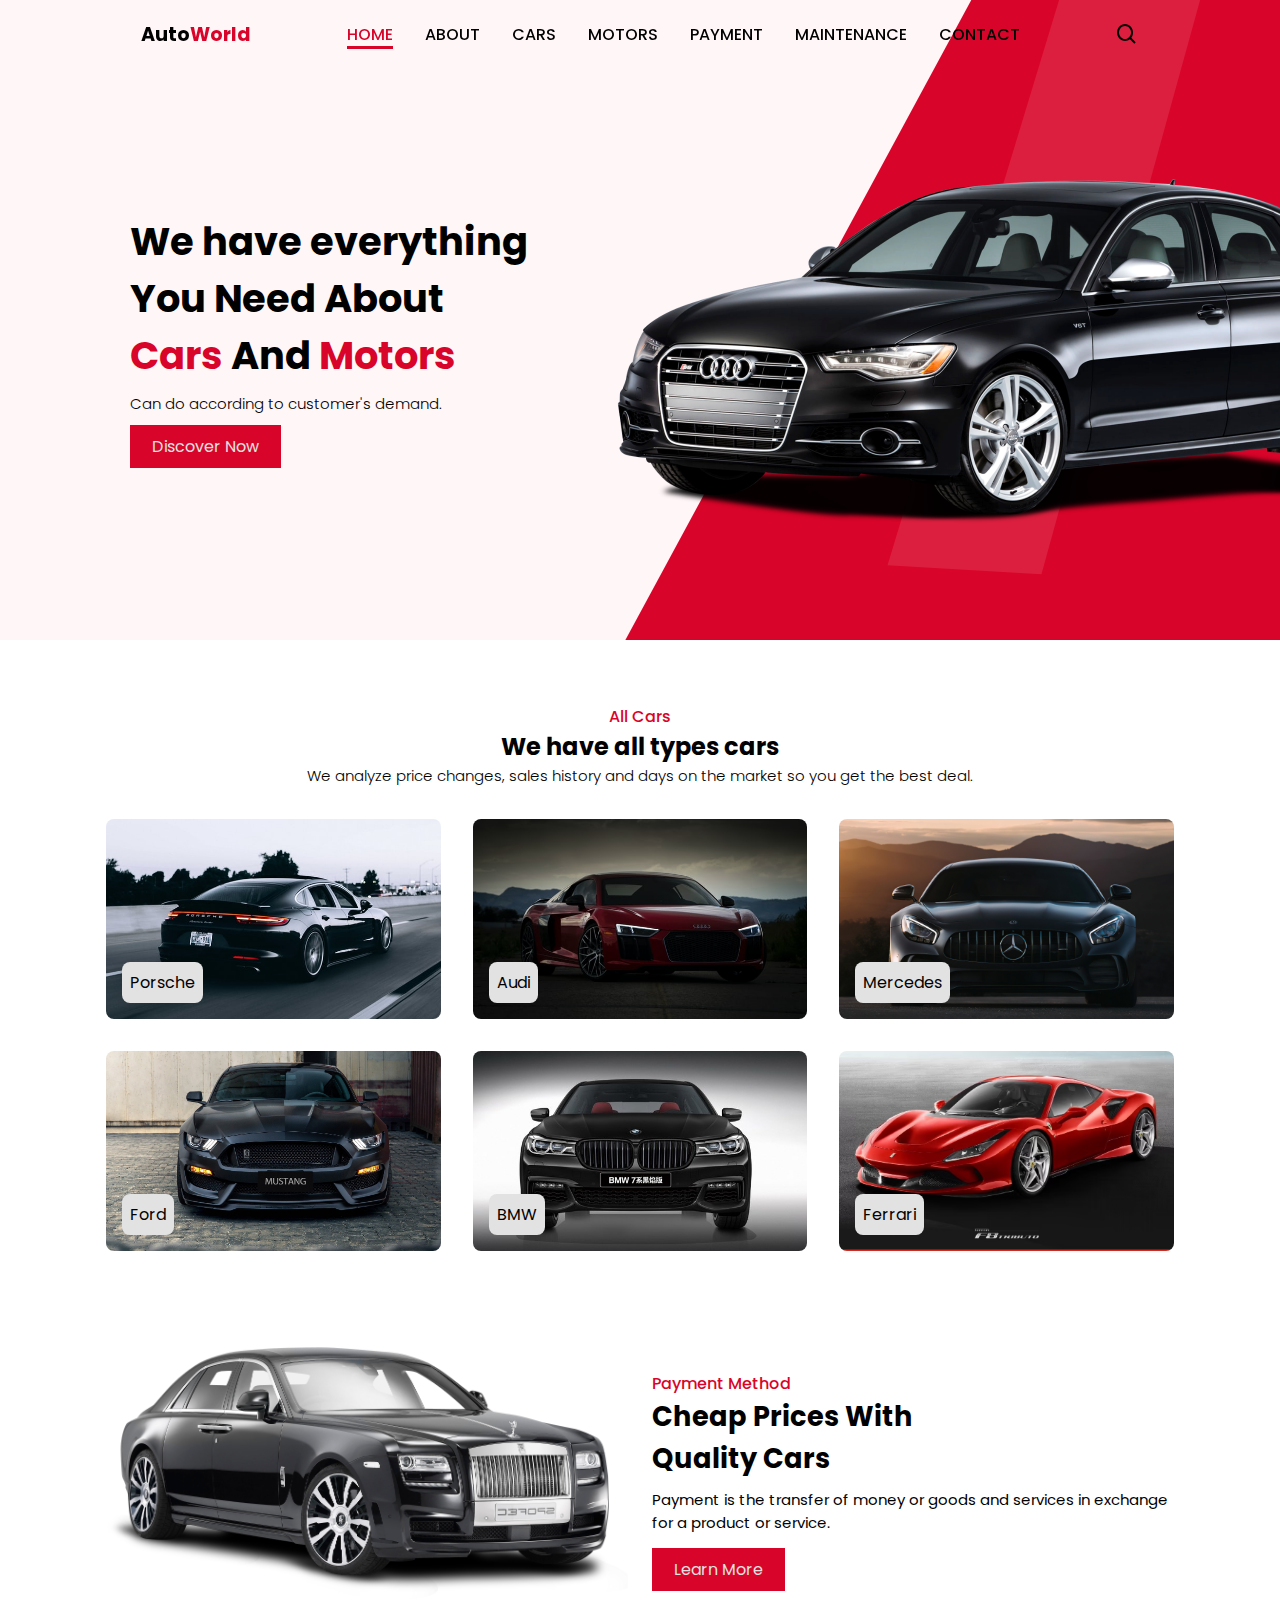
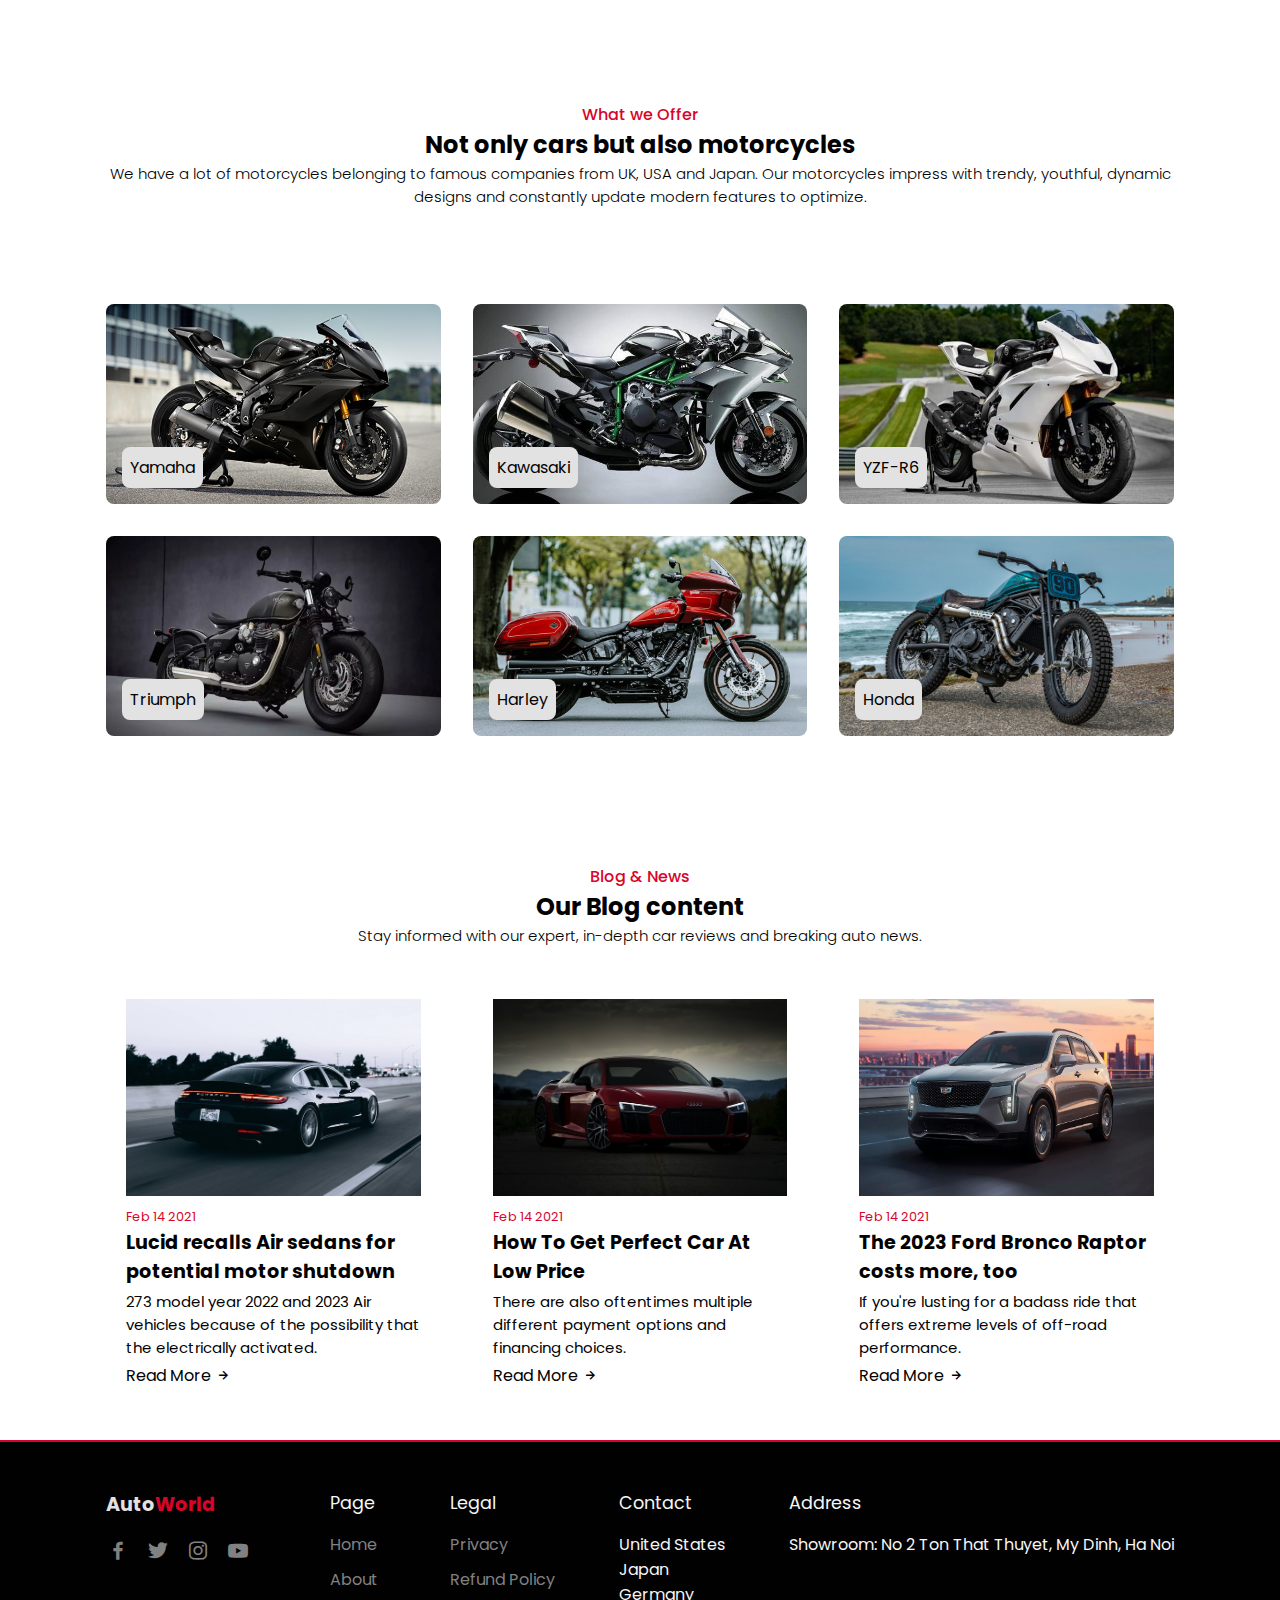
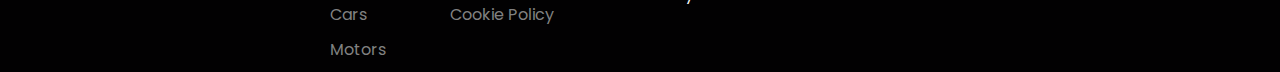
<file: index.html>
<!DOCTYPE html>
<html>
    <head>
        <meta charset="UTF-8">
        <title>AutoWorld</title>
        <link rel="stylesheet" href="asset/css/homepage.css">
        <link href='https://unpkg.com/boxicons@2.1.4/css/boxicons.min.css' rel='stylesheet'>
    </head>

    <body>
        <header>
            <div class="nav1 container1">
                <i class='bx bx-menu' id="menu-icon"></i>
                <!-- logo -->
                 <a href="index.html" class="logo1">Auto<span>World </span></a>
                 <!-- list -->
                 <ul class="navbar1">
                    <li><a href="index.html" class="active">Home</a></li>
                    <li><a href="about.html">About</a></li>
                    <li><a href="Porsche.html">Cars</a></li>
                    <li><a href="motors.html">Motors</a></li>
                    <li><a href="Payment.html">Payment</a></li>
                    <li><a href="Maintenance.html">Maintenance</a></li>
                    <li><a href="contact.html">Contact</a></li>
                 </ul>
                 <!-- search icon -->
                  <i class="bx bx-search" id="search-icon"></i>
                 <!-- search box -->
                  <div class="search-box container1">
                    <input type="search" placeholder="Search here...">
                  </div>
            </div>
        </header>

        <!--Home-->
        <section class="home" id="home">
            <div class="home-text">
                <h1>We have everything<br>You Need About</h1>
                <h1><span> Cars</span> And<span> Motors</span> </h1>
                <p>Can do according to customer's demand.</p>
                <!-- Home button -->
                <a href="Porsche.html" class="btn">Discover Now</a>
            </div>
        </section>

        <!--Cars Section-->
        <section class="cars" id="cars">
            <div class="heading">
                <span>All Cars</span>
                <h2>We have all types cars</h2>
                <p>We analyze price changes, sales history and days on the market so you get the best deal.</p>
            </div>
            <!--Cars Container-->
            <div class="cars-container container">
                <!--Box 1-->
                <div class="box">
                    <img src="asset/img/homepage/car1.jpg">
                    <a href="Porsche.html" id="box-a"><h2>Porsche </h2></a>
                </div>
                <!--Box 2-->
                <div class="box">
                    <img src="asset/img/homepage/car2.jpg">
                    <h2>Audi</h2>
                </div>
                <!--Box 3-->
                <div class="box">
                    <img src="asset/img/homepage/car3.jpg">
                    <h2>Mercedes</h2>
                </div>
                <!--Box 4-->
                <div class="box">
                    <img src="asset/img/homepage/car4.jpg">
                    <h2>Ford</h2>
                </div>
                <!--Box 5-->
                <div class="box">
                    <img src="asset/img/homepage/car5.jpg">
                    <h2>BMW</h2>
                </div>
                <!--Box 6-->
                <div class="box">
                    <img src="asset/img/homepage/car6.jpg">
                    <h2>Ferrari</h2>
                </div>
            </div>
        </section>

        <!--About-->
        <section class="about container" id="about">
            <div class="about-img">
                <img src="asset/img/homepage/about.png">
            </div>
            <div class="about-text">
                <span>Payment Method</span>
                <h2>Cheap Prices With <br>Quality Cars</h2>
                <p>Payment is the transfer of money or goods and services in exchange for a product or service.</p>
                <!--About Button-->
                <a href="Payment.html" class="btn">Learn More</a>
            </div>
        </section>

        <!--Parts Section-->
        <section class="parts" id="parts">
            <div class="heading">
                <span>What we Offer</span>
                <h2>Not only cars but also motorcycles</h2>
                <p style="max-width: 1068px;margin: auto">We have a lot of motorcycles belonging to famous companies from UK, USA and Japan. Our motorcycles impress with trendy, youthful, dynamic designs and constantly update modern features to optimize.</p>
            </div>
            <!--Parts Container-->
            <section class="cars">
                <!--Cars Container-->
                <div class="cars-container container">
                    <!--Box 1-->
                    <div class="box">
                        <img src="asset/img/homepage/part.jpg">
                        <h2>Yamaha</h2>
                    </div>
                    <!--Box 2-->
                    <div class="box">
                        <img src="asset/img/homepage/part2.jpg">
                        <h2>Kawasaki</h2>
                    </div>
                    <!--Box 3-->
                    <div class="box">
                        <img src="asset/img/homepage/part3.png">
                        <h2>YZF-R6</h2>
                    </div>
                    <!--Box 4-->
                    <div class="box">
                        <img src="asset/img/homepage/part4.png">
                        <h2>Triumph</h2>
                    </div>
                    <!--Box 5-->
                    <div class="box">
                        <img src="asset/img/homepage/HARLEY.png">
                        <h2>Harley</h2>
                    </div>
                    <!--Box 6-->
                    <div class="box">
                        <img src="asset/img/homepage/HONDA.jpg">
                        <h2>Honda</h2>
                    </div>
                </div>
            </section>
        </section>

        <!--Blog-->
        <section class="blog" id="blog">
            <div class="heading">
                <span>Blog & News</span>
                <h2>Our Blog content</h2>
                <p>Stay informed with our expert, in-depth car reviews and breaking auto news.</p>
            </div>
            <!--Blog Container-->
            <div class="blog-container container">
                <!--Box 1-->
                <div class="box">
                    <div>
                    <img src="asset/img/homepage/car1.jpg">
                    </div>
                    <span>Feb 14 2021</span>
                    <h3>Lucid recalls Air sedans for potential motor shutdown</h3>
                    <p>273 model year 2022 and 2023 Air vehicles because of the possibility that the electrically activated.</p>
                    <a href="https://www.tesla.com/model3" class="blog-btn">Read More<i class='bx bx-right-arrow-alt' ></i></a>
                </div>
                <!--Box 2-->
                <div class="box">
                    <img src="asset/img/homepage/car2.jpg">
                    <span>Feb 14 2021</span>
                    <h3>How To Get Perfect Car At Low Price</h3>
                    <p>There are also oftentimes multiple different payment options and financing choices.</p>
                    <a href="https://www.volvocars.com/en-vn/cars/xc90/" class="blog-btn">Read More<i class='bx bx-right-arrow-alt'></i></a>
                </div>
                <!--Box 3-->
                <div class="box">
                    <img src="asset/img/homepage/blog3.webp">
                    <span>Feb 14 2021</span>
                    <h3>The 2023 Ford Bronco Raptor costs more, too</h3>
                    <p>If you're lusting for a badass ride that offers extreme levels of off-road performance.</p>
                    <a href="https://www.mercedes-benzworld.co.uk/discover/" class="blog-btn">Read More<i class='bx bx-right-arrow-alt'></i></a>
                </div>
            </div>
        </section>

        <footer class="footer">
            <div class="footer-container container1">
                <div class="footer-box">
                    <a href="index.html" class="logo1">Auto<span>World</span></a>
                    <div class="social">
                        <a href=""><i class='bx bxl-facebook' ></i></a>
                        <a href=""><i class='bx bxl-twitter' ></i></a>
                        <a href=""><i class='bx bxl-instagram' ></i></a>
                        <a href=""><i class='bx bxl-youtube' ></i></a>
                    </div>
                </div>
                <div class="footer-box">
                    <h3>Page</h3>
                    <a href="index.html">Home</a>
                    <a href="about.html">About</a>
                    <a href="Porsche.html">Cars</a>
                    <a href="motors.html">Motors</a>
                </div>
                <div class="footer-box">
                    <h3>Legal</h3>
                    <a href="">Privacy</a>
                    <a href="">Refund Policy</a>
                    <a href="">Cookie Policy</a>
                </div>
                <div class="footer-box">
                    <h3>Contact</h3>
                    <p>United States</p>
                    <p>Japan</p>
                    <p>Germany</p>
                </div>
                <div class="footer-box">
                    <h3>Address</h3>
                    <p>Showroom: No 2 Ton That Thuyet, My Dinh, Ha Noi</p>
                    <div style="width:200px;height:50px;">
                        <iframe src="https://www.google.com/maps/embed?pb=!1m18!1m12!1m3!1d3724.1110271992316!2d105.77816267431734!3d21.02824308062098!2m3!1f0!2f0!3f0!3m2!1i1024!2i768!4f13.1!3m3!1m2!1s0x313454b2de700001%3A0xce7671b253d40386!2zU8O0zIEgMiBUw7RuIFRo4bqldCBUaHV54bq_dCwgTeG7uSDEkMOsbmgsIE5hbSBU4burIExpw6ptLCBIw6AgTuG7mWkgMTAwMDAwLCBWaeG7h3QgTmFt!5e0!3m2!1svi!2sus!4v1735121426650!5m2!1svi!2sus" 
                        width="300" height="50" style="border:0;" allowfullscreen="" frameborder="0"></iframe>
                    </div>
                </div>
            </div>
        </footer>

   

        <script src="asset/js/main.js"></script>
    </body>
</html>
</file>
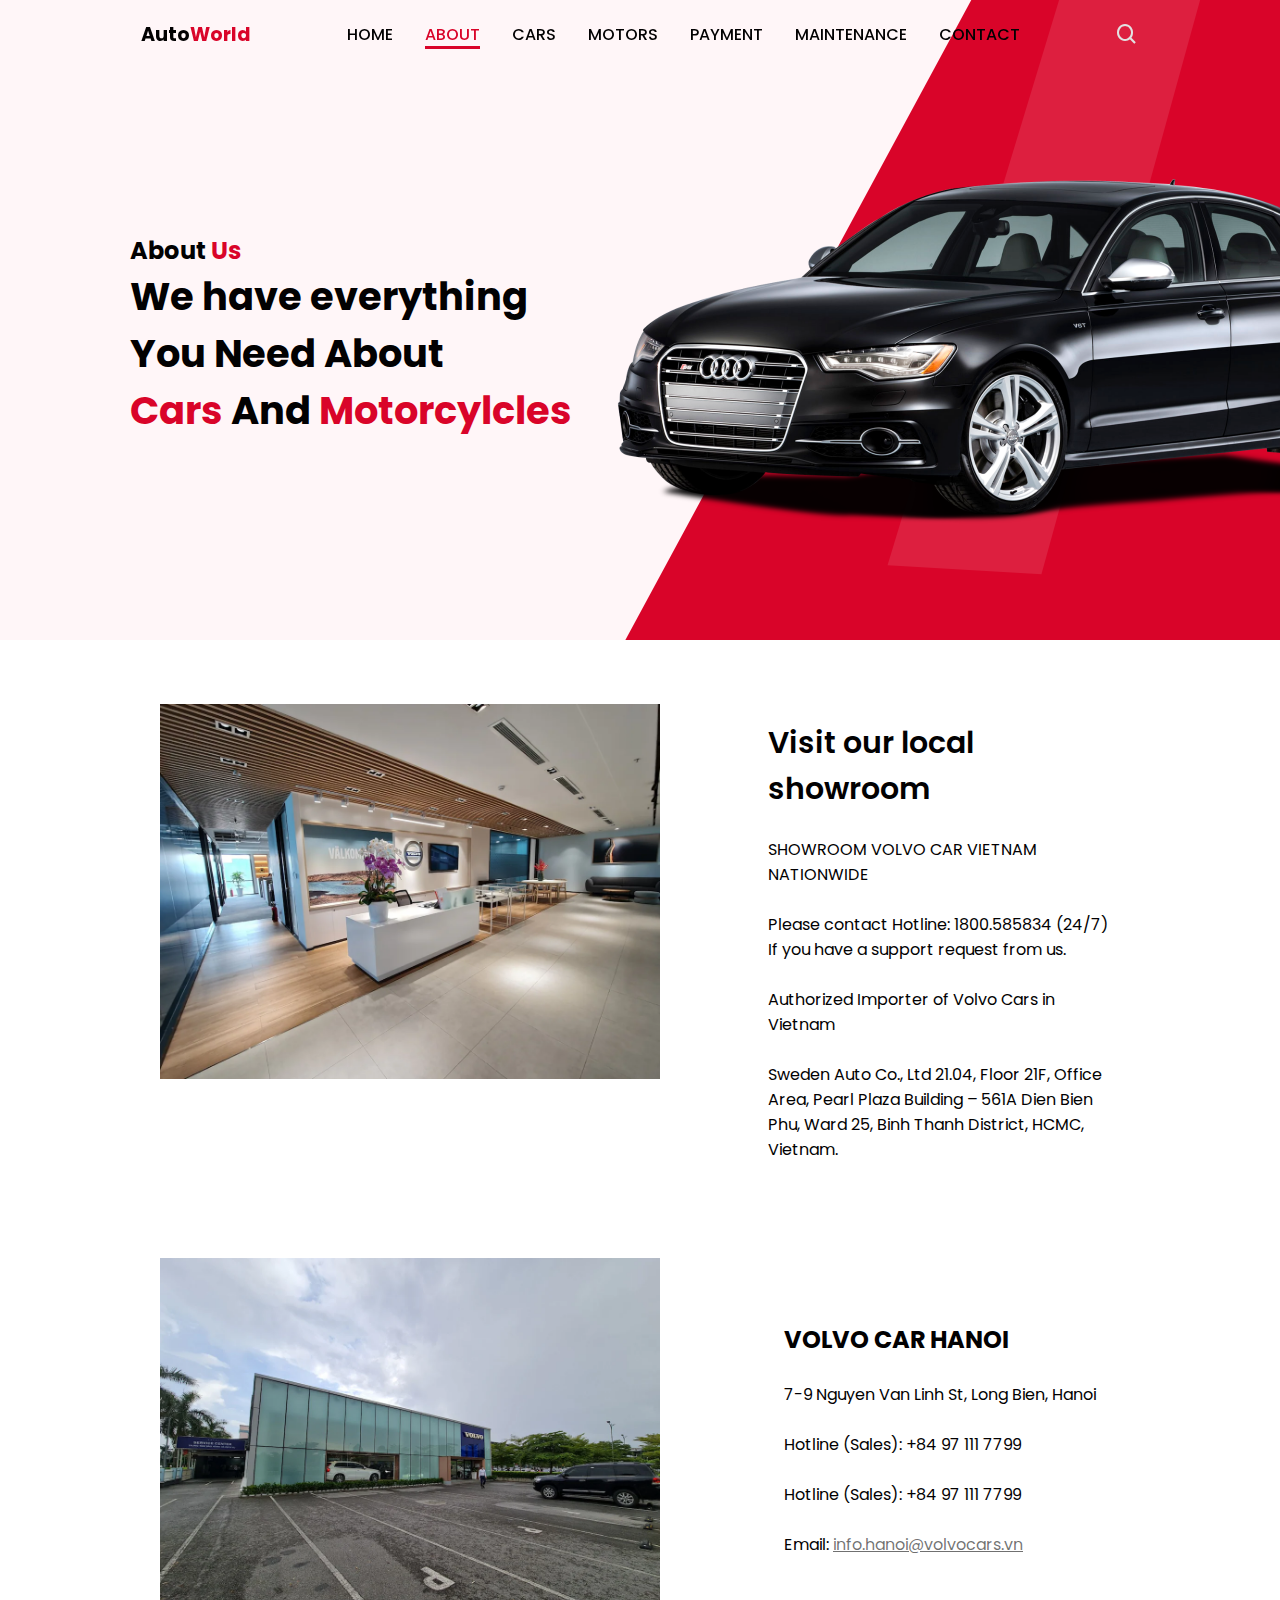
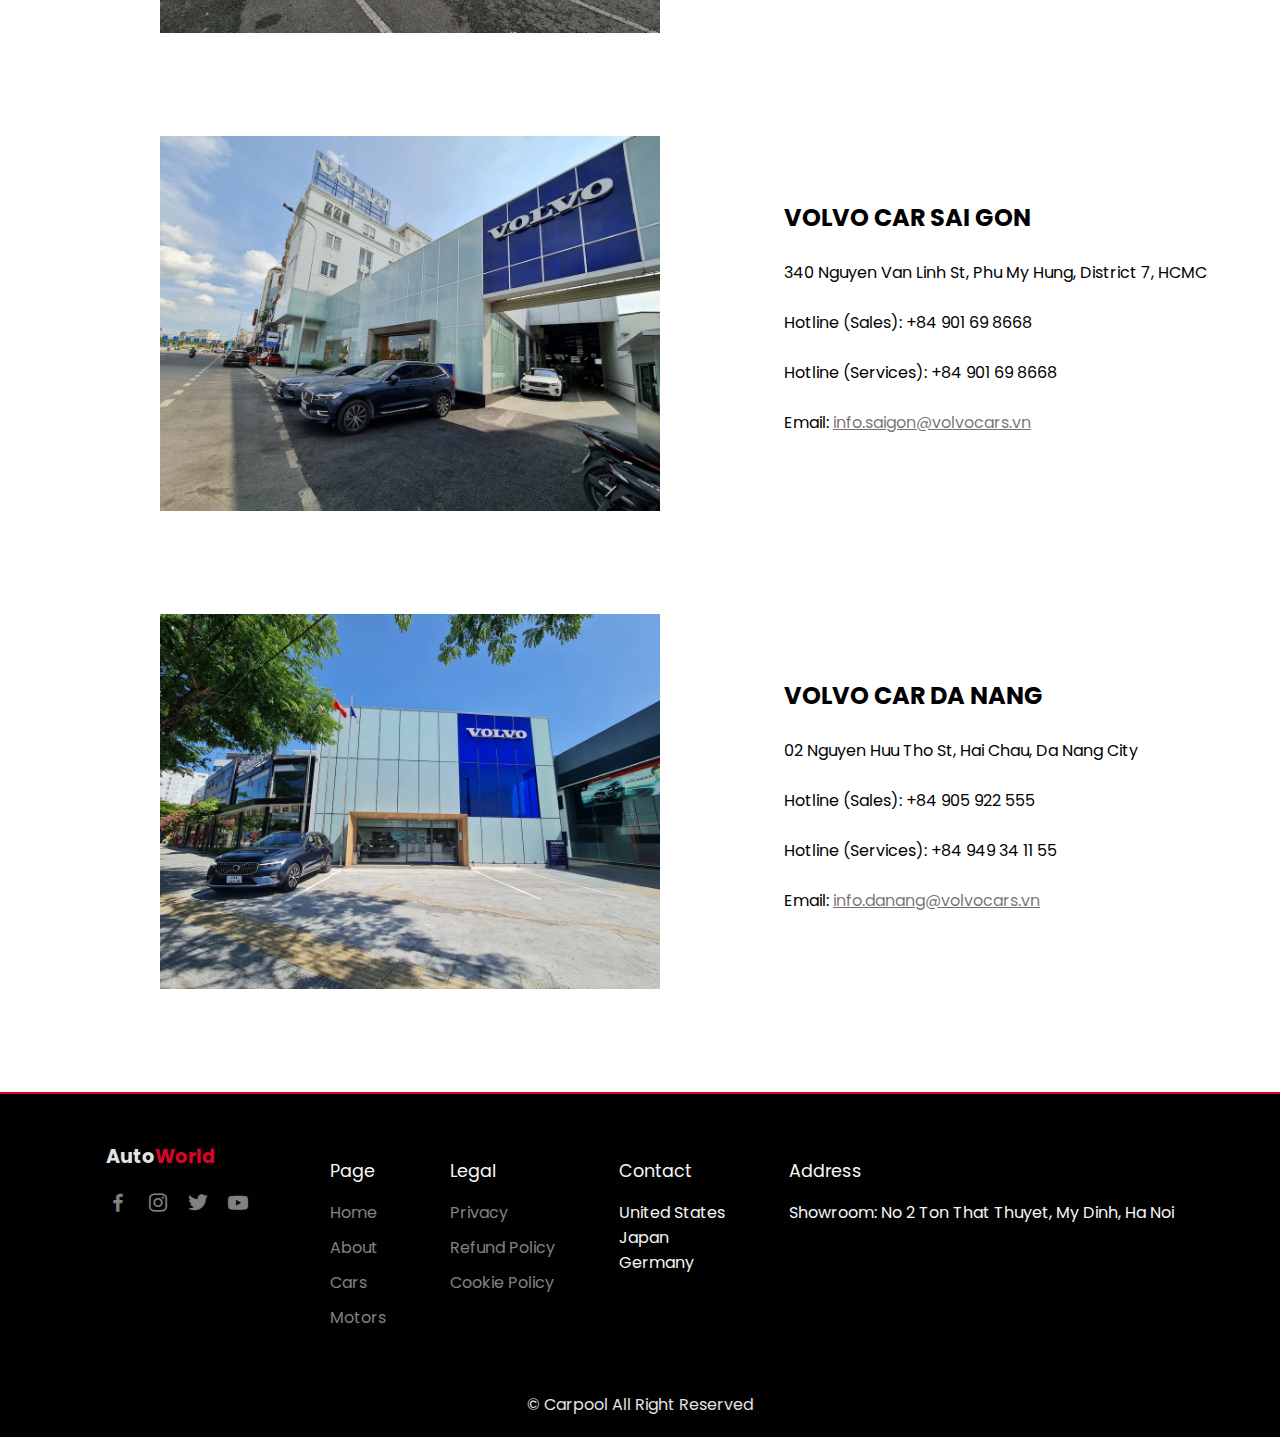
<file: about.html>
<!DOCTYPE html>
<html lang="en">

<head>
    <meta charset="UTF-8">
    <meta http-equiv="X-UA-Compatible" content="IE=edge">
    <meta name="viewport" content="width=device-width, initial-scale=1.0">
    <title>Trang web</title>
    <link rel="stylesheet" href="asset/css/about.css">
    <!-- Box icon -->
    <link href='https://unpkg.com/boxicons@2.1.4/css/boxicons.min.css' rel='stylesheet'>
</head>

<body>
    <!-- Navbar -->
    <header>
        <!-- Nav Container -->
        <div class ="nav container">
            <!-- Menu icon -->
            <i class='bx bx-menu' id="menu-icon"></i>
            <!-- LOGO -->
            <a href="#" class="logo">Auto<span>World</span></a>
            <!-- Nav List -->
            <ul class="navbar">
                <li><a href="index.html">Home</a></li>
                <li><a href="about.html" class="active">About</a></li>
                <li><a href="Porsche.html">Cars</a></li>
                <li><a href="motors.html">Motors</a></li>
                <li><a href="Payment.html">Payment</a></li>
                <li><a href="Maintenance.html">Maintenance</a></li>
                <li><a href="contact.html">Contact</a></li>

            </ul>
            <!-- Search Icon -->
            <i class='bx bx-search' id="search-icon" ></i>
            <!--Search Box -->
            <div class="search-box container">
            <input type="search" name="" id="" placeholder="Search here...">
       </div> 
    </div>
    </header>
    <!-- HOME -->
    <section class="home" id="home">
        <div class="home-text">
            <h2>About<span> Us</span></h2>
            <h1>We have everything<br>You Need About</h1>
            <h1><span> Cars</span> And<span> Motorcylcles</span> </h1>
            
        </div>
    </section>
    <!-- Car Section -->
    <section class="cars" id="cars">
     <div class="ab">
        <div class="ab1">
            <img src="asset/img/about/ab1.webp" alt="">
        </div>
        <div class="ab2">
            <h2>Visit our local showroom</h2>
            <br>
            <p>SHOWROOM VOLVO CAR VIETNAM NATIONWIDE</p>
            <br>
            <p>Please contact Hotline: 1800.585834 (24/7) If you have a support request from us.</p>
            <br>
            <p>Authorized Importer of Volvo Cars in Vietnam</p>
            <br>
            <p>Sweden Auto Co., Ltd
                21.04, Floor 21F, Office Area, Pearl Plaza Building – 561A Dien Bien Phu, Ward 25, Binh Thanh District, HCMC, Vietnam.</p>
        </div>
    </div>
    <div class="ab">
        <div class="ab1">
           <img src="asset/img/about/ab2.webp" alt="">
        </div>
    <div class="ab3">
        <h2>VOLVO CAR HANOI</h2>
        <br>
        <p>7-9 Nguyen Van Linh St, Long Bien, Hanoi</p>
        <br>
        <p>Hotline (Sales): +84 97 111 7799</p>
        <br>
        <p>Hotline (Sales): +84 97 111 7799</p>
        <br>
        <p>Email: <a target="_blank" href="mailto:info.hanoi@volvocars.vn">info.hanoi@volvocars.vn</a></p>
        </div>
    </div> 
    
    
    <div class="ab">
        <div class="ab1">
            <img src="asset/img/about/ab3.webp" alt="">
        </div>
     <div class="ab3">
        <h2>VOLVO CAR SAI GON</h2>
        <br>
        <p>340 Nguyen Van Linh St, Phu My Hung, District 7, HCMC</p>
        <br>
        <p>Hotline (Sales): +84 901 69 8668</p>
        <br>
        <p>Hotline (Services): +84 901 69 8668</p>
        <br>
        <p>Email: <a target="_blank" href="mailto:info.saigon@volvocars.vn">info.saigon@volvocars.vn</a></p>
        </div>
    </div>

    <div class="ab">
        <div class="ab1">
            <img src="asset/img/about/ab4.webp" alt="">
        </div>
    <div class="ab3">
        <h2>VOLVO CAR DA NANG</h2>
        <br>
        <p>02 Nguyen Huu Tho St, Hai Chau, Da Nang City</p>
        <br>
        <p>Hotline (Sales): +84 905 922 555</p>
        <br>
        <p>Hotline (Services): +84 949 34 11 55</p>
        <br>
        <p>Email: <a target="_blank" href="mailto:info.danang@volvocars.vn">info.danang@volvocars.vn</a></p>
        </div>
    </div>
    
        </div>
    </section>
 <!-- Footer -->
<section class="footer">
    <div class="footer-container container">
        <div class="footer-box">
                <a href="#" class="logo">Auto<span>World</span></a>
                <div class="social">
                    <a href="#"><i class='bx bxl-facebook'></i></a>
                    <a href="#"><i class='bx bxl-instagram' ></i></a>
                    <a href="#"><i class='bx bxl-twitter' ></i></a>
                    <a href="#"><i class='bx bxl-youtube' ></i></a>
                </div>
         </div>
         <div class="footer-box">
            <h3>Page</h3>
             <a href="index.html">Home</a>
             <a href="about.html">About</a>
             <a href="Porsche.html">Cars</a>
             <a href="motors.html">Motors</a>
         </div>
         <div class="footer-box">
            <h3>Legal</h3>
            <a href="#">Privacy</a>
            <a href="#">Refund Policy</a>
            <a href="#">Cookie Policy</a>
         </div>
         <div class="footer-box">
            <h3>Contact</h3>
            <p>United States</p>
            <p>Japan</p>
            <p>Germany</p>
         </div>
         <div class="footer-box">
            <h3>Address</h3>
            <p>Showroom: No 2 Ton That Thuyet, My Dinh, Ha Noi</p>
            <div style="width:200px;height:50px;">
                <iframe src="https://www.google.com/maps/embed?pb=!1m18!1m12!1m3!1d3724.1110271992316!2d105.77816267431734!3d21.02824308062098!2m3!1f0!2f0!3f0!3m2!1i1024!2i768!4f13.1!3m3!1m2!1s0x313454b2de700001%3A0xce7671b253d40386!2zU8O0zIEgMiBUw7RuIFRo4bqldCBUaHV54bq_dCwgTeG7uSDEkMOsbmgsIE5hbSBU4burIExpw6ptLCBIw6AgTuG7mWkgMTAwMDAwLCBWaeG7h3QgTmFt!5e0!3m2!1svi!2sus!4v1735121426650!5m2!1svi!2sus" 
                width="300" height="50" style="border:0;" allowfullscreen="" frameborder="0"></iframe>
            </div>
         </div>
    </div>
</section>
<!-- Copyright -->
<div class="copyright">
    <p>&#169; Carpool All Right Reserved</p>
</div>
<script src="asset/js/main.js"></script>
<script src="https://cdn.jsdelivr.net/npm/bootstrap@5.2.3/dist/js/bootstrap.bundle.min.js"></script>
<script src="asset/js/validate.js"></script>
</body>
</html>
</file>
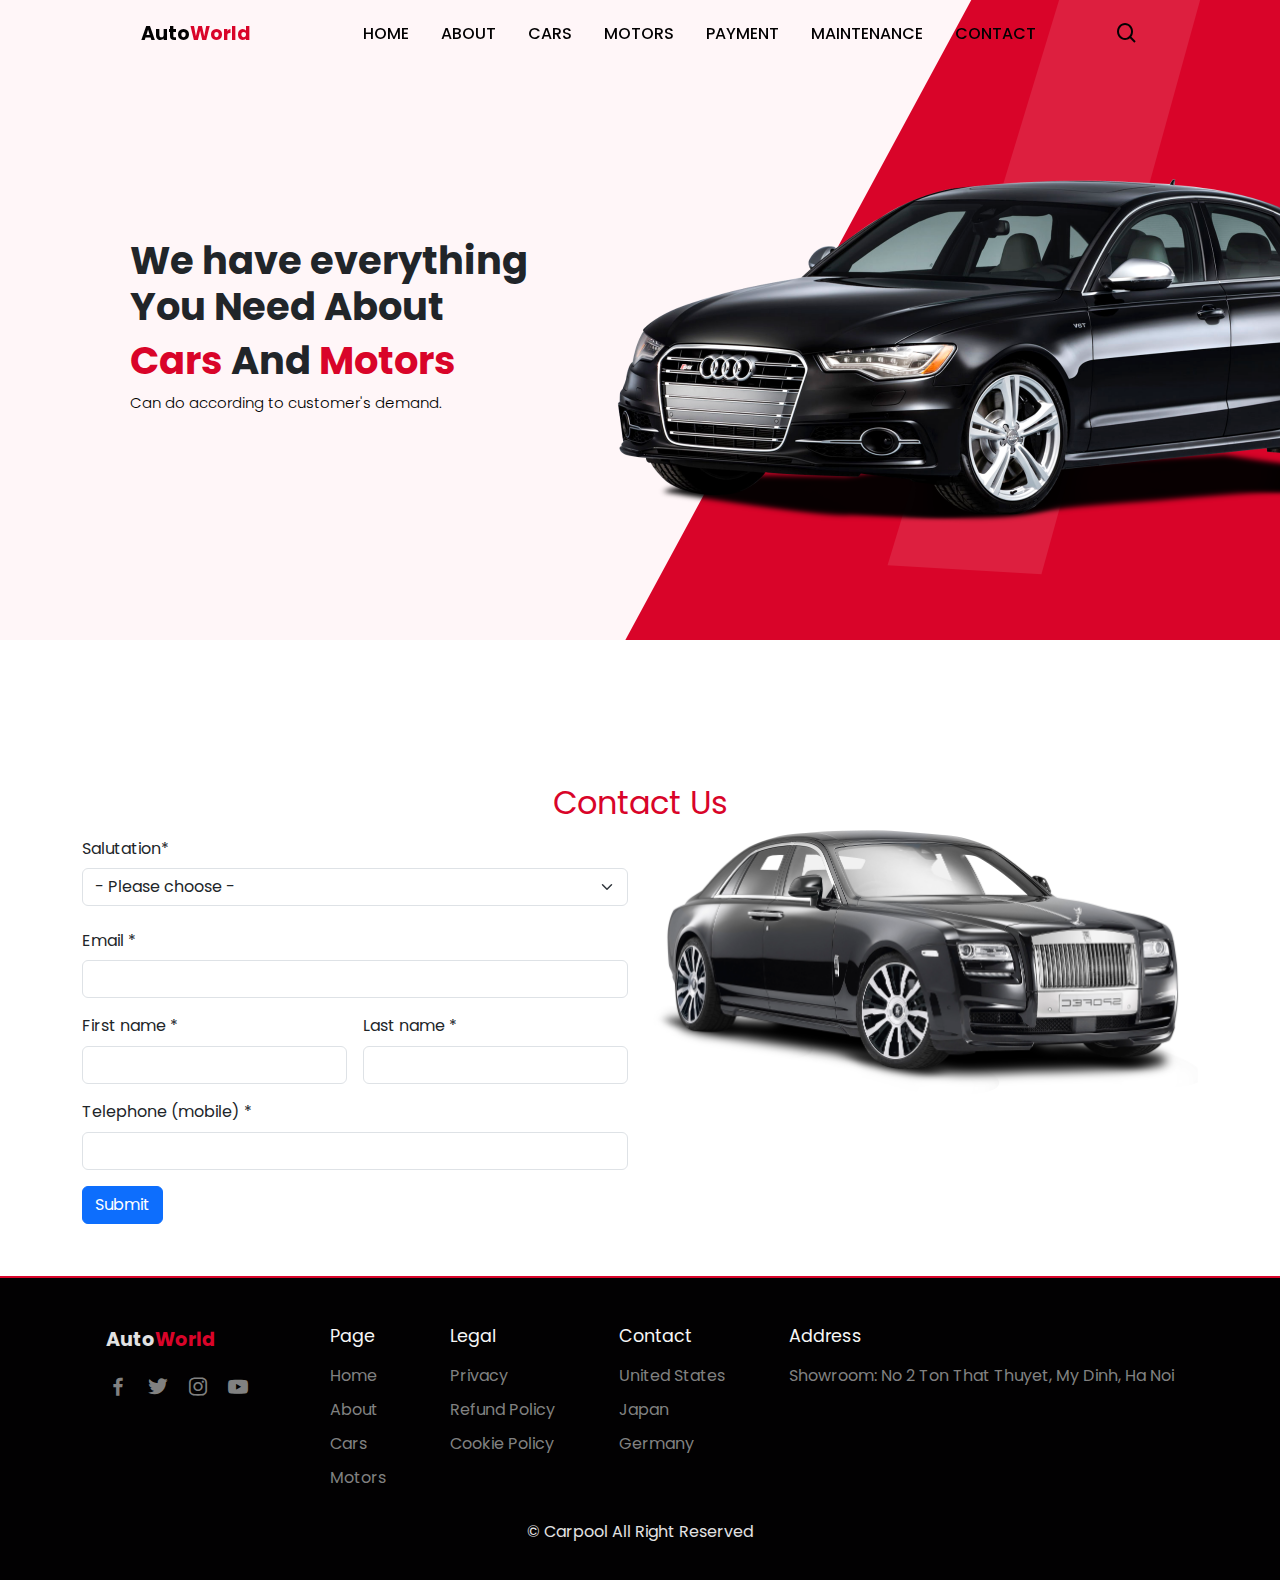
<file: contact.html>
<!DOCTYPE html>
<html lang="en">
<head>
    <meta charset="UTF-8">
    <title>Contact us</title>
    <link rel="stylesheet" href="asset/css/contact.css">
    <link href='https://unpkg.com/boxicons@2.1.4/css/boxicons.min.css' rel='stylesheet'>

    <link href="https://cdn.jsdelivr.net/npm/bootstrap@5.2.3/dist/css/bootstrap.min.css" rel="stylesheet">
</head>
<body>
<!--navbar-->
<header>
    <!--Nav container-->
    <div class="nav1 container1">
        <!--Menu icon-->
        <i class='bx bx-menu' id="menu-icon"></i>
        <!--logo-->
        <a href="#" class="logo1"> Auto<span>World</span></a>
        <!--Nav list-->
        <ul class="navbar1">
            <li><a href="index.html">Home</a></li>
            <li><a href="about.html">About</a></li>
            <li><a href="Porsche.html">Cars</a></li>
            <li><a href="motors.html">Motors</a></li>
            <li><a href="Payment.html">Payment</a></li>
            <li><a href="Maintenance.html">Maintenance</a></li>
            <li><a href="contact.html"  class="active">Contact</a></li>
        </ul>
        <!--Search icon-->
       <i class='bx bx-search' id="search-icon"></i>
        <!--Search box-->
       <div class="search-box container1">
           <input type="search" placeholder="Search here......">
       </div>
    </div>
</header>
<!--Home-->
<section class="home" id="home">
    <div class="home-text">
        <h1>We have everything<br>You Need About</h1>
        <h1><span> Cars</span> And<span> Motors</span> </h1>
        <p>Can do according to customer's demand.</p>
    </div>
</section>
<section class="cars" id="cars">
    <div class="heading1">
        <h2>Contact Us</h2>
    </div>
    <div class="container">
        <div class="row">
            <div class="col">
                <form class="row g-3 needs-validation" novalidate>
                    <div class="col-12">
                        <label for="inputEmail3" class="col-sm-2 col-form-label">Salutation*</label>
                        <select class="form-select"  id="salutation" aria-label="Default select example" required>
                            <option selected value="">- Please choose - </option>
                            <option value="1">Mr.</option>
                            <option value="2">Mrs.</option>
                            <option value="3">Madam.</option>
                            <option value="4">Ms.</option>
                        </select>
                        <div class="invalid-feedback">Please select a salutation.</div>
                    </div>

                    <div class="col-12">
                        <label for="inputEmail3" class="col-sm-2 col-form-label">Email *</label>
                        <input type="email" class="form-control" id="inputEmail4" required>
                        <div class="invalid-feedback">
                            Please enter Email Address.
                        </div>
                    </div>
                    <div class="col-md-6">
                        <label for="validationCustom01" class="form-label">First name *</label>
                        <input type="text" class="form-control" id="validationCustom01" required>
                        <div class="invalid-feedback">Don't leave name blank</div>
                    </div>
                    <div class="col-md-6">
                        <label for="validationCustom02" class="form-label">Last name *</label>
                        <input type="text" class="form-control" id="validationCustom02" required>
                        <div class="invalid-feedback">Don't leave name blank</div>
                    </div>
                    <div class="col-12">
                        <label for="validationCustom03" class="form-label">Telephone (mobile) *</label>
                        <input type="text" class="form-control" id="validationCustom03" 
                               pattern="^(?:\+84|0)(?:3[2-9]|5[1-9]|7[0-9]|8[0-9]|9[0-9])\d{7}$" required>
                        <div class="invalid-feedback">Please enter a valid Vietnamese mobile number (e.g., +84 912 345 678), no letters allowed.</div>
                    </div>
                    <div class="col-12">
                        <button class="btn btn-primary" type="submit">Submit</button>
                    </div>
                </form>
            </div>
            <div class="col">
                <img src="asset/img/contact/about.png" alt="Placeholder image">
            </div>
        </div>
    </div>
</section>
<!--footer-->
<footer class="footer">
    <div class="footer-container container1">
        <div class="footer-box">
            <a href="" class="logo1">Auto<span>World</span></a>
            <div class="social">
                <a href="https://www.facebook.com/profile.php?id=61561123405985"><i class='bx bxl-facebook' ></i></a>
                <a href=""><i class='bx bxl-twitter' ></i></a>
                <a href=""><i class='bx bxl-instagram' ></i></a>
                <a href=""><i class='bx bxl-youtube' ></i></a>
            </div>
        </div>
        <div class="footer-box">
            <h3>Page</h3>
            <a href="index.html">Home</a>
            <a href="about.html">About</a>
            <a href="Porsche.html">Cars</a>
            <a href="motors.html">Motors</a>
        </div>
        <div class="footer-box">
            <h3>Legal</h3>
            <a href="">Privacy</a>
            <a href="">Refund Policy</a>
            <a href="">Cookie Policy</a>
        </div>
        <div class="footer-box">
            <h3>Contact</h3>
            <p>United States</p>
            <p>Japan</p>
            <p>Germany</p>
        </div>
        <div class="footer-box">
            <h3>Address</h3>
            <p>Showroom: No 2 Ton That Thuyet, My Dinh, Ha Noi</p>
            <div style="width:200px;height:50px;">
                <iframe src="https://www.google.com/maps/embed?pb=!1m18!1m12!1m3!1d3724.1110271992316!2d105.77816267431734!3d21.02824308062098!2m3!1f0!2f0!3f0!3m2!1i1024!2i768!4f13.1!3m3!1m2!1s0x313454b2de700001%3A0xce7671b253d40386!2zU8O0zIEgMiBUw7RuIFRo4bqldCBUaHV54bq_dCwgTeG7uSDEkMOsbmgsIE5hbSBU4burIExpw6ptLCBIw6AgTuG7mWkgMTAwMDAwLCBWaeG7h3QgTmFt!5e0!3m2!1svi!2sus!4v1735121426650!5m2!1svi!2sus" 
                width="300" height="50" style="border:0;" allowfullscreen="" frameborder="0"></iframe>
            </div>
        </div>
    </div>
</footer>
<!--Copyright-->
<div class="copyright">
    <p>&#169; Carpool All Right Reserved</p>
</div>

<!--Modal-->
<div class="modal" id="myModal">
    <div class="modal-dialog">
        <div class="modal-content">
            <!-- Modal Header -->
            <div class="modal-header">
                <h4 class="modal-title">Pre-Oder</h4>
                <button type="button" class="btn-close" data-bs-dismiss="modal"></button>
            </div>
            <!-- Modal body -->
            <form class="needs-validation" novalidate>
                <div class="row mb-3">
                    <label for="inputEmail3" class="col-sm-2 col-form-label">Name</label>
                    <div class="col-sm-10">
                        <input type="text" class="form-control" id="validationDefault01" required>
                        <div class="invalid-feedback">
                            Name cannot be empty.
                        </div>
                    </div>
                </div>
                <div class="row mb-3">
                    <label for="inputEmail3" class="col-sm-2 col-form-label">Email</label>
                    <div class="col-sm-10">
                        <input type="email" class="form-control" id="inputEmail3" required>
                        <div class="invalid-feedback">
                            Please enter Email Address.
                        </div>
                    </div>
                </div>
                <div class="row mb-3">
                    <label for="inputPhone3" class="col-sm-2 col-form-label">Phone</label>
                    <div class="col-sm-10">
                        <input type="text" class="form-control" id="inputPhone3" required>
                        <div class="invalid-feedback">
                            Phone number cannot be empty.
                        </div>
                    </div>
                </div>
                <div class="input-group mb-3">
                    <label for="inputPhone3" class="col-sm-2 col-form-label">Deposit</label>
                    <span class="input-group-text">$</span>
                    <input type="text" class="form-control" aria-label="Amount (to the nearest dollar)">
                    <span class="input-group-text">.00</span>
                </div>
                <fieldset class="row mb-3">
                    <legend class="col-form-label col-sm-2 pt-0">Color</legend>
                    <div class="col-sm-10">
                        <div class="form-check">
                            <input class="form-check-input" type="radio" name="gridRadios" id="gridRadios1" value="option1" checked>
                            <label class="form-check-label" for="gridRadios1">
                                Yellow
                            </label>
                        </div>
                        <div class="form-check">
                            <input class="form-check-input" type="radio" name="gridRadios" id="gridRadios2" value="option2">
                            <label class="form-check-label" for="gridRadios2">
                                Red
                            </label>
                        </div>
                    </div>
                </fieldset>
                <div class="modal-footer">
                    <button type="submit" class="btn btn-primary">Submit</button>
                </div>
            </form>
            <!-- Modal footer -->
        </div>
    </div>
</div>
<script src="asset/js/main.js"></script>
<script src="https://cdn.jsdelivr.net/npm/bootstrap@5.2.3/dist/js/bootstrap.bundle.min.js"></script>
<script src="asset/js/validate.js"></script>
</body>
</html>
</file>
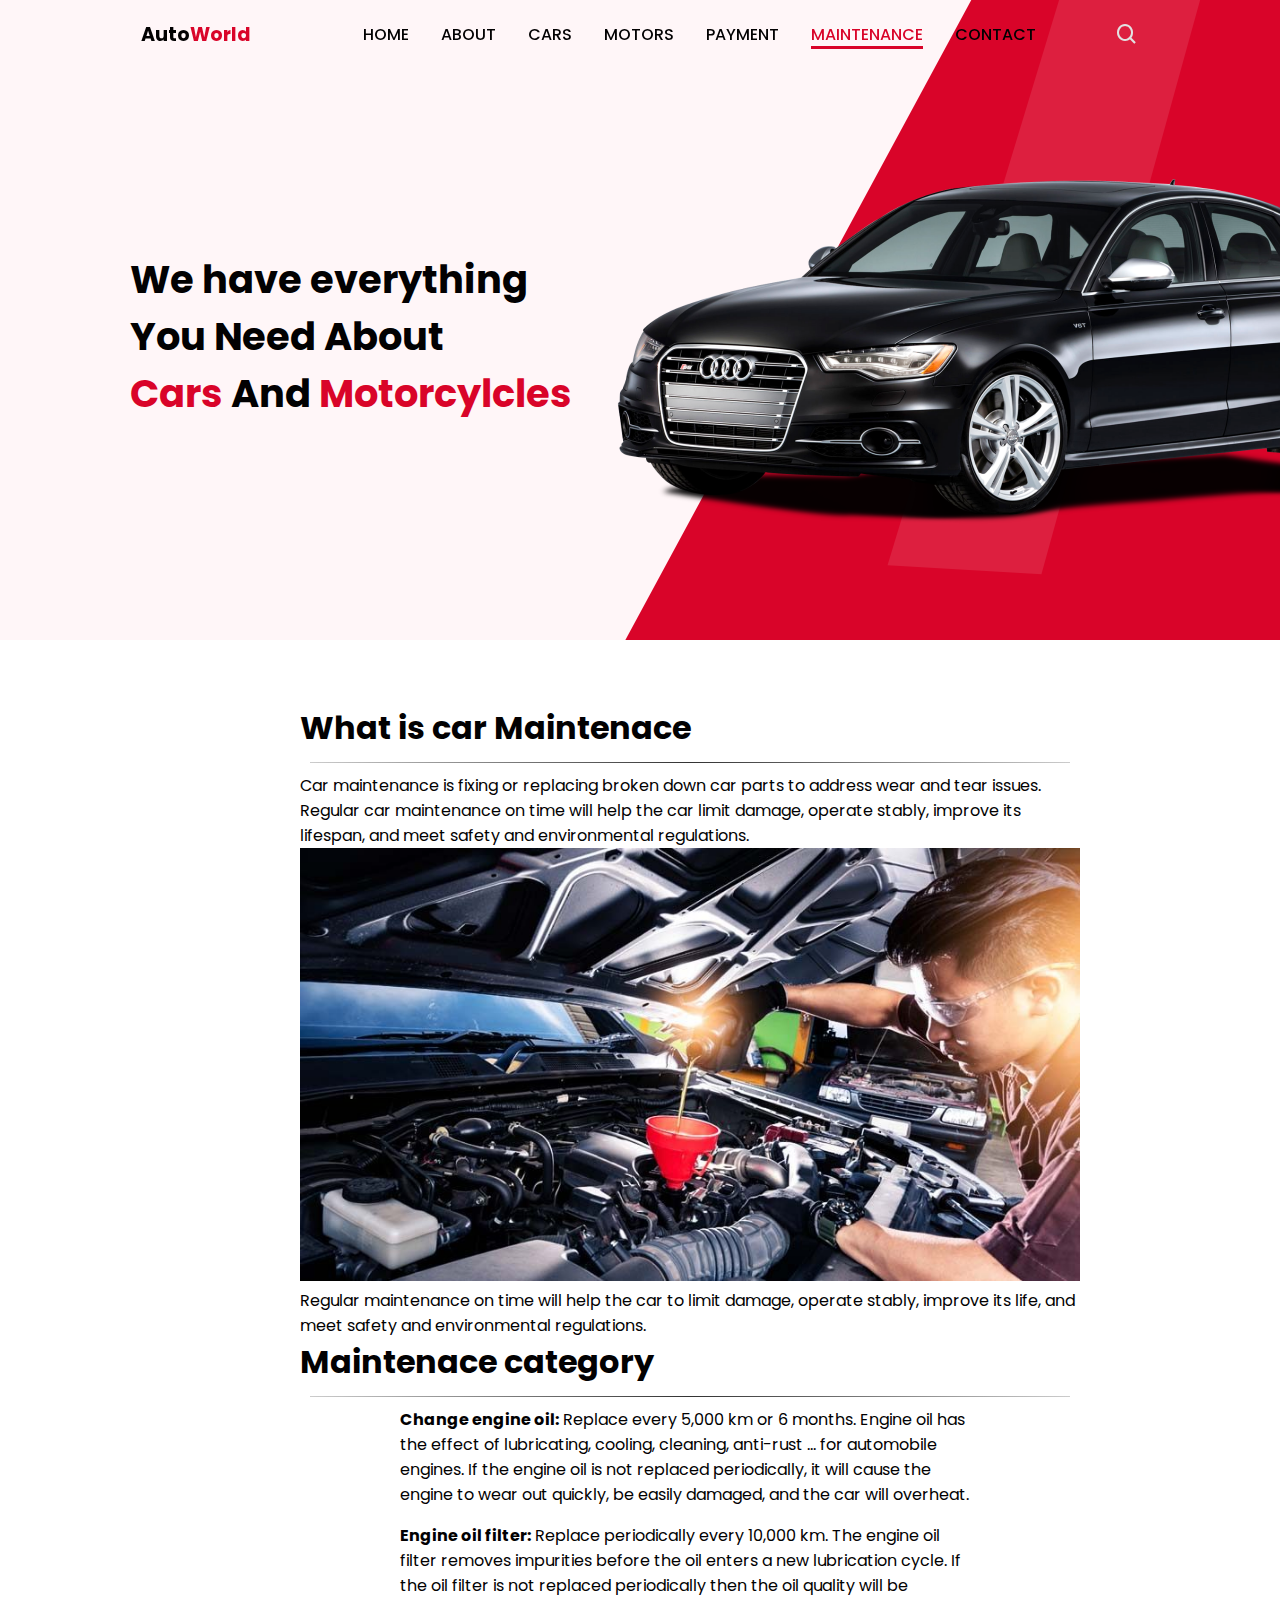
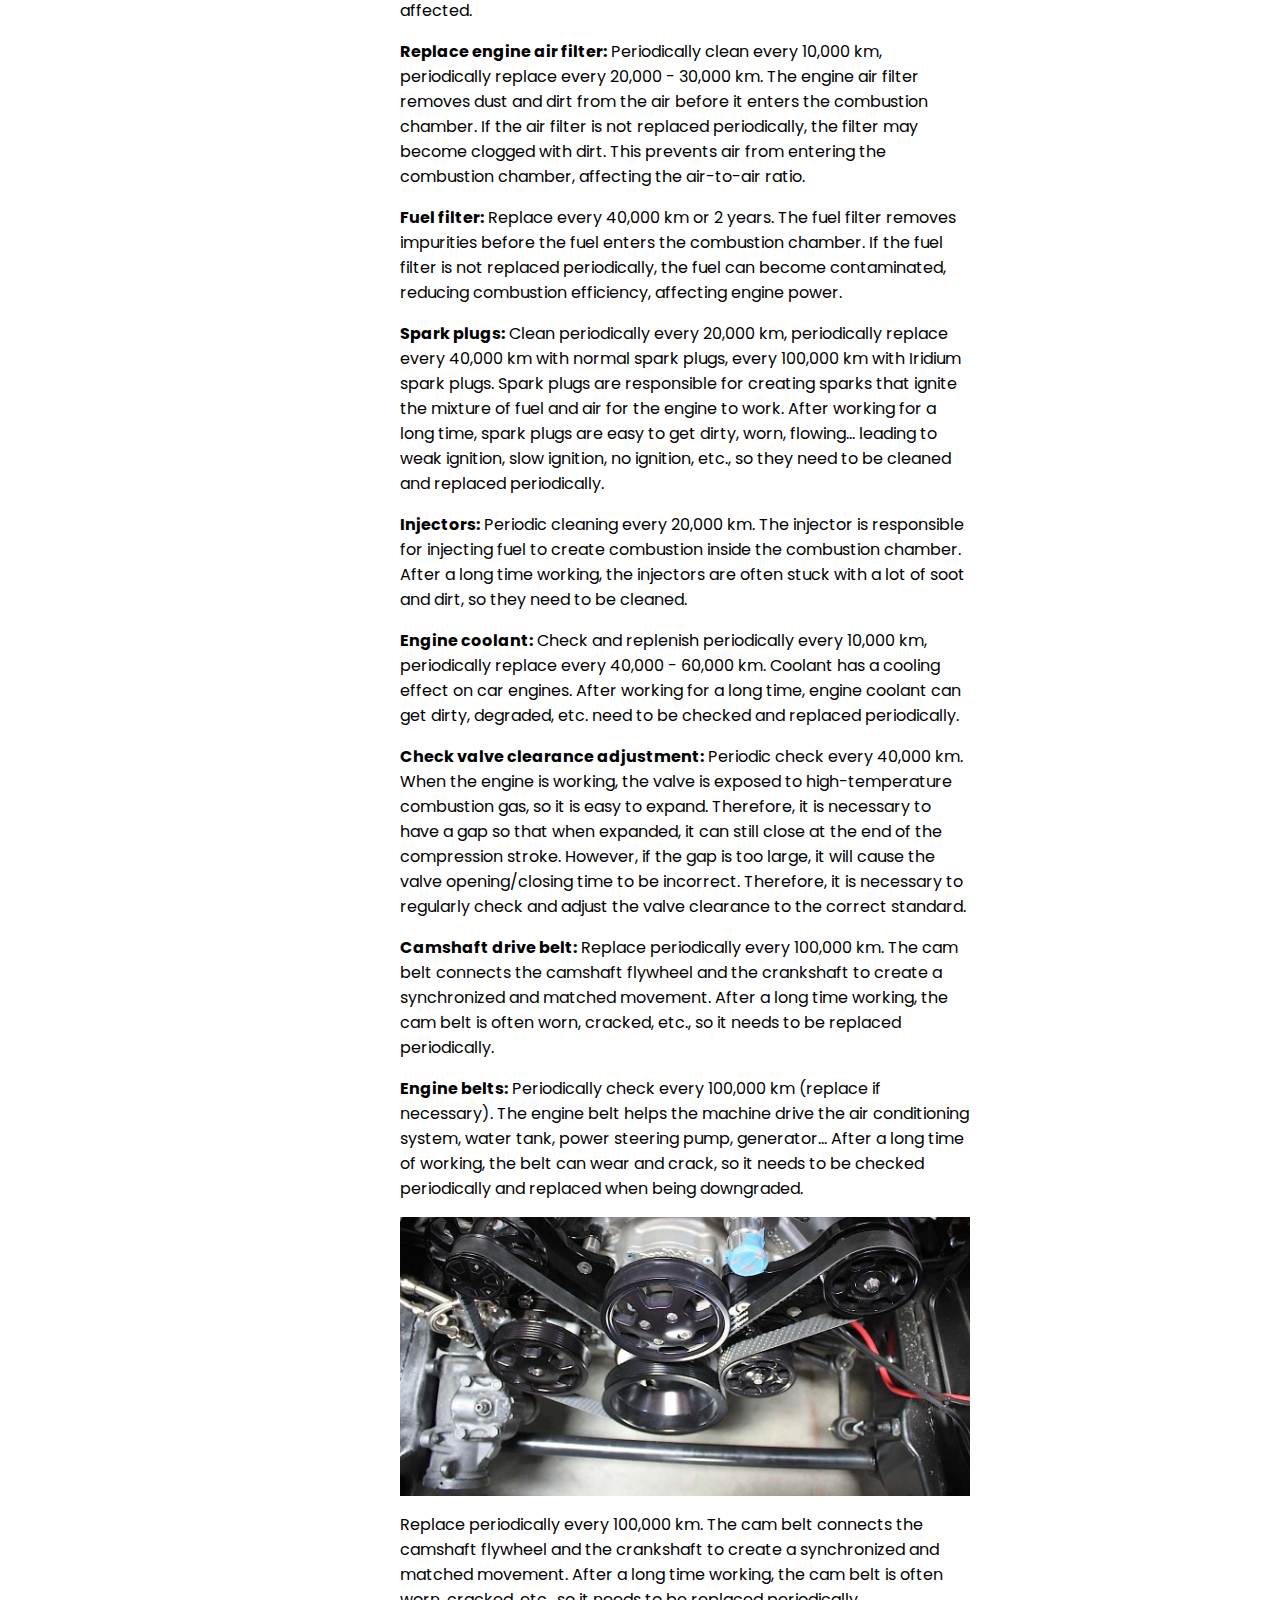
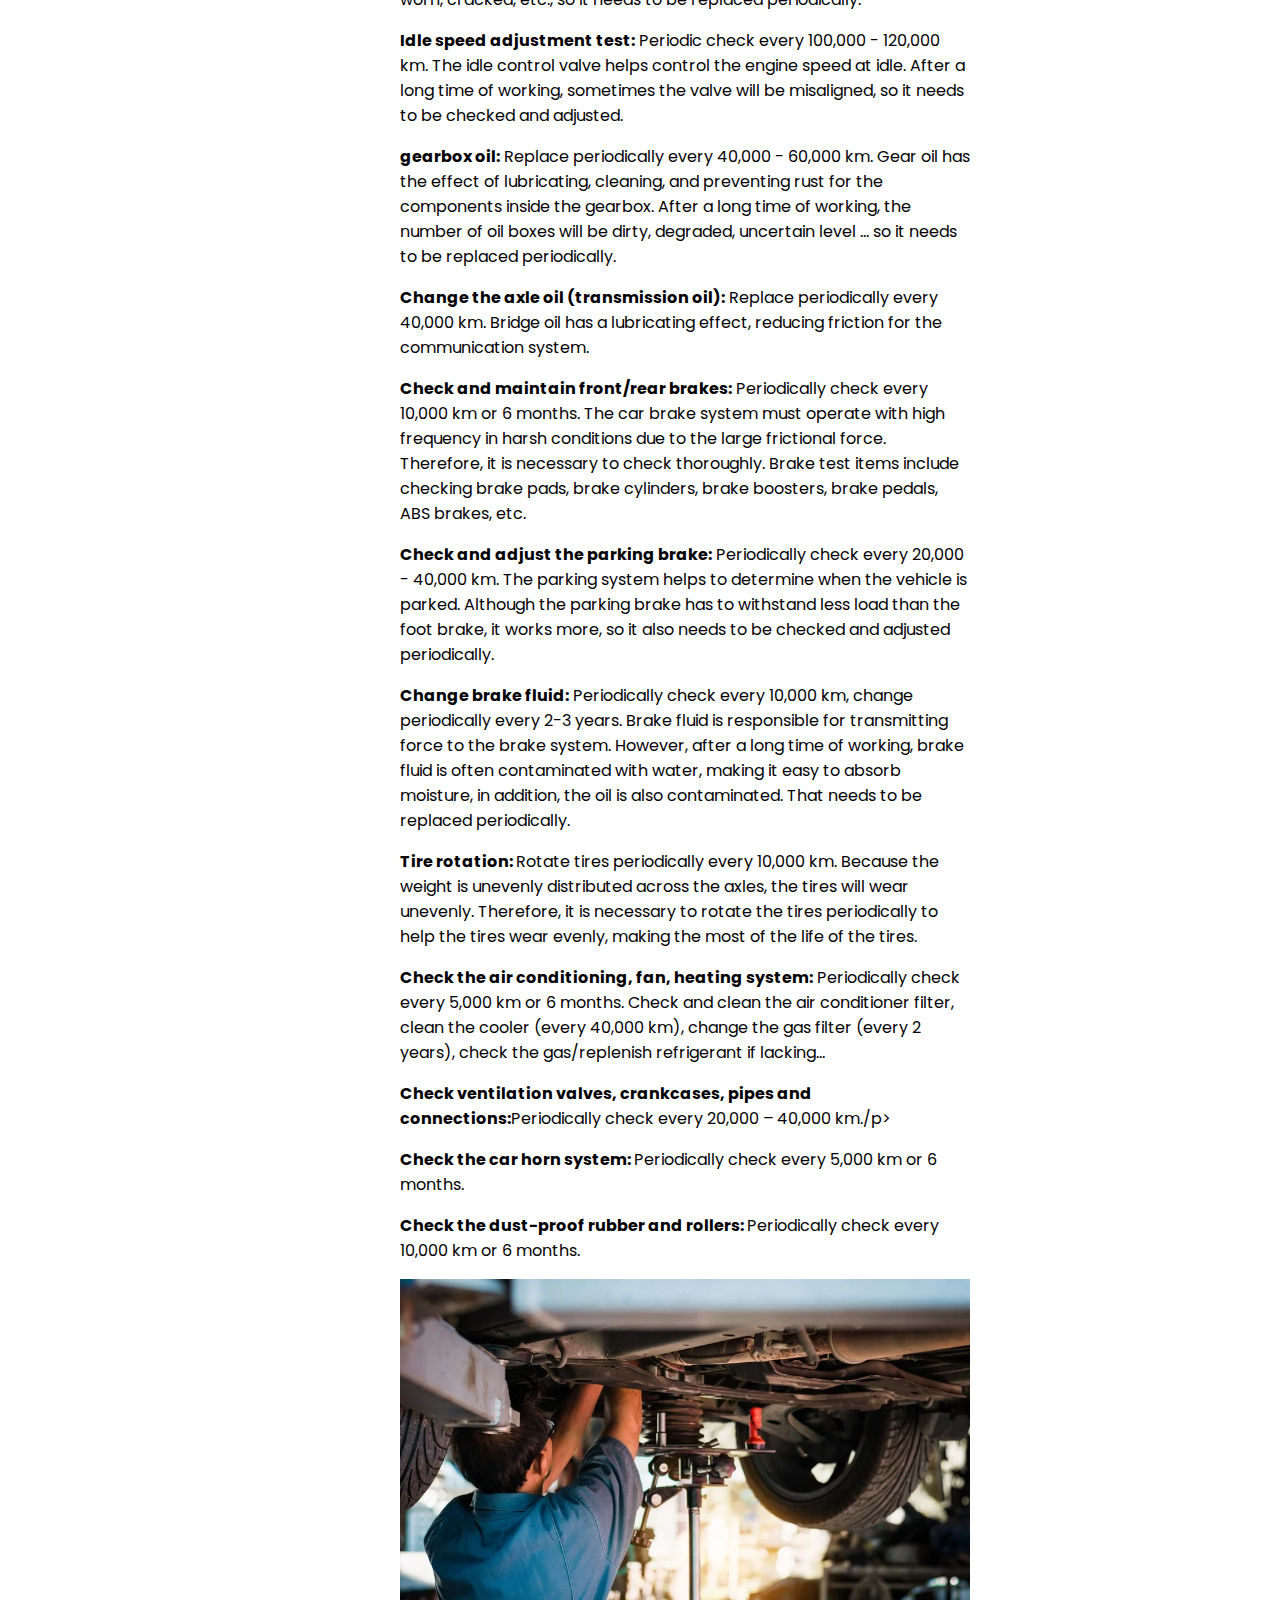
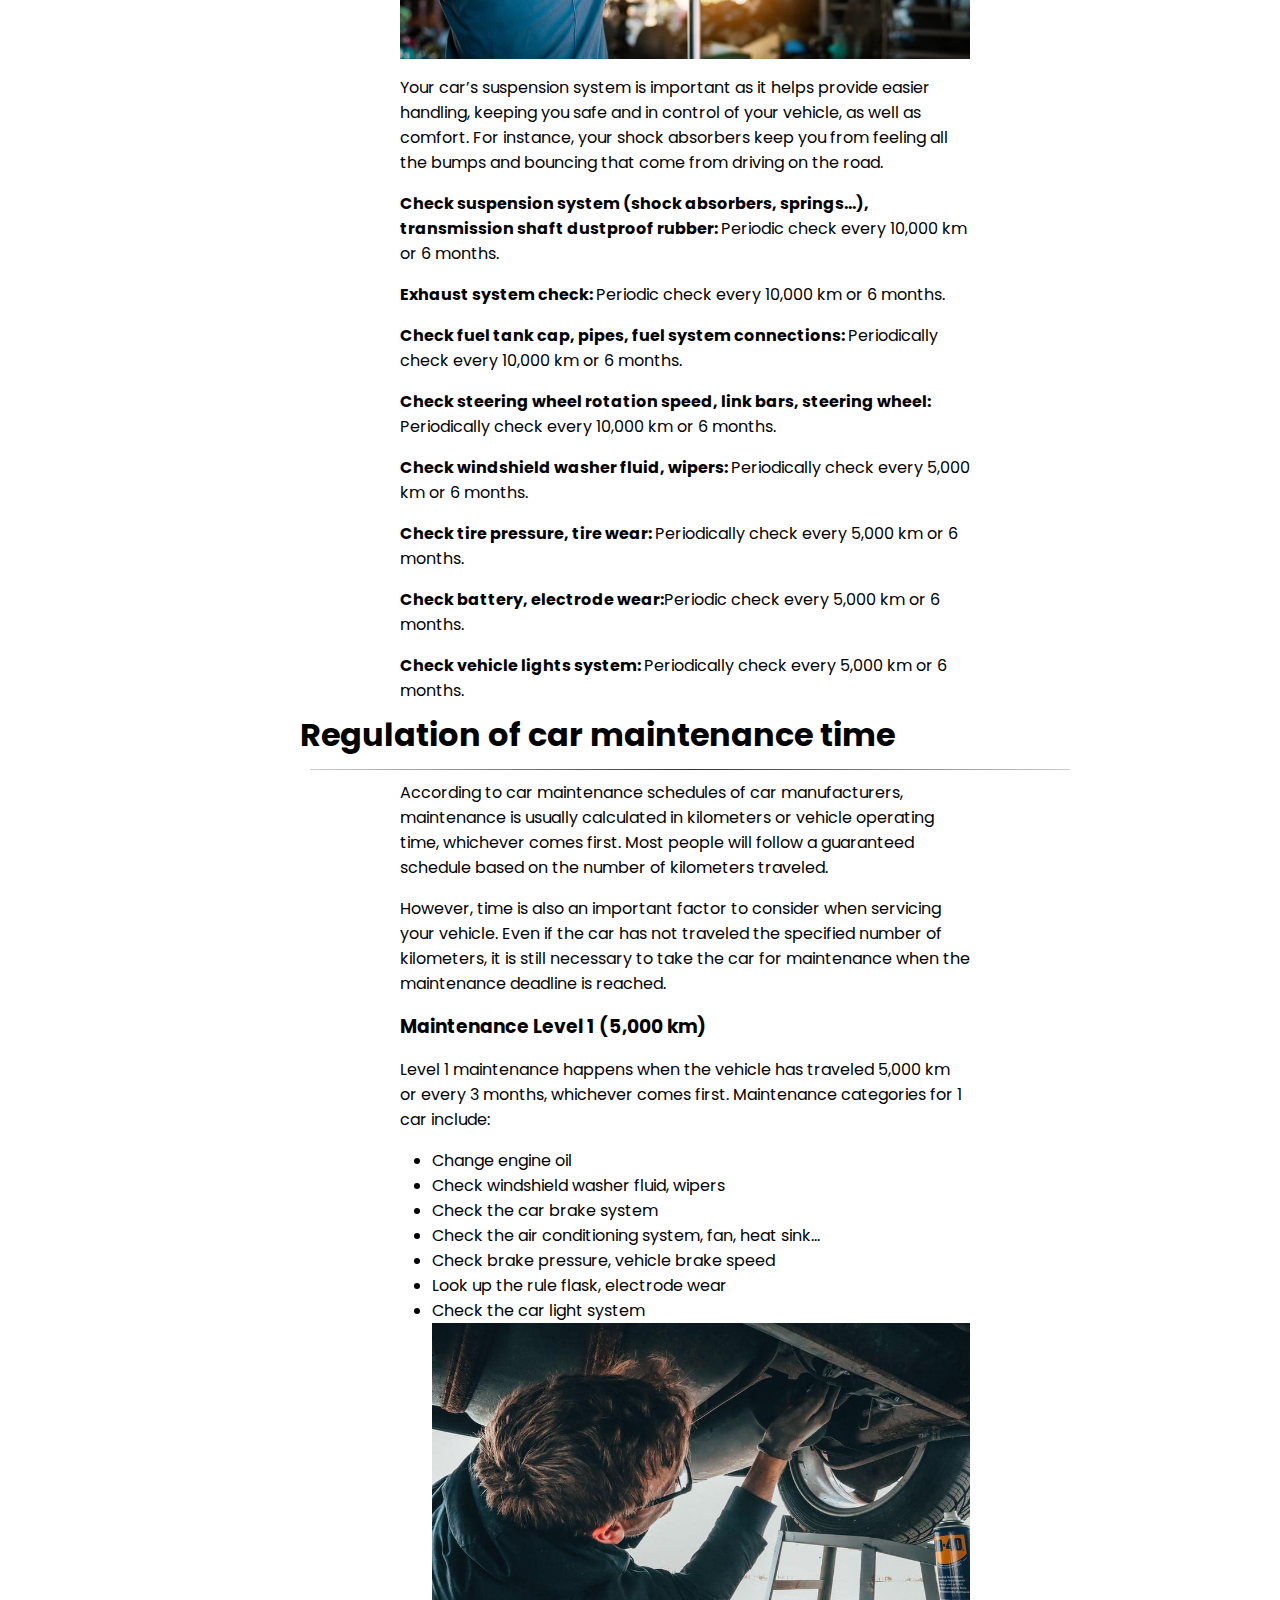
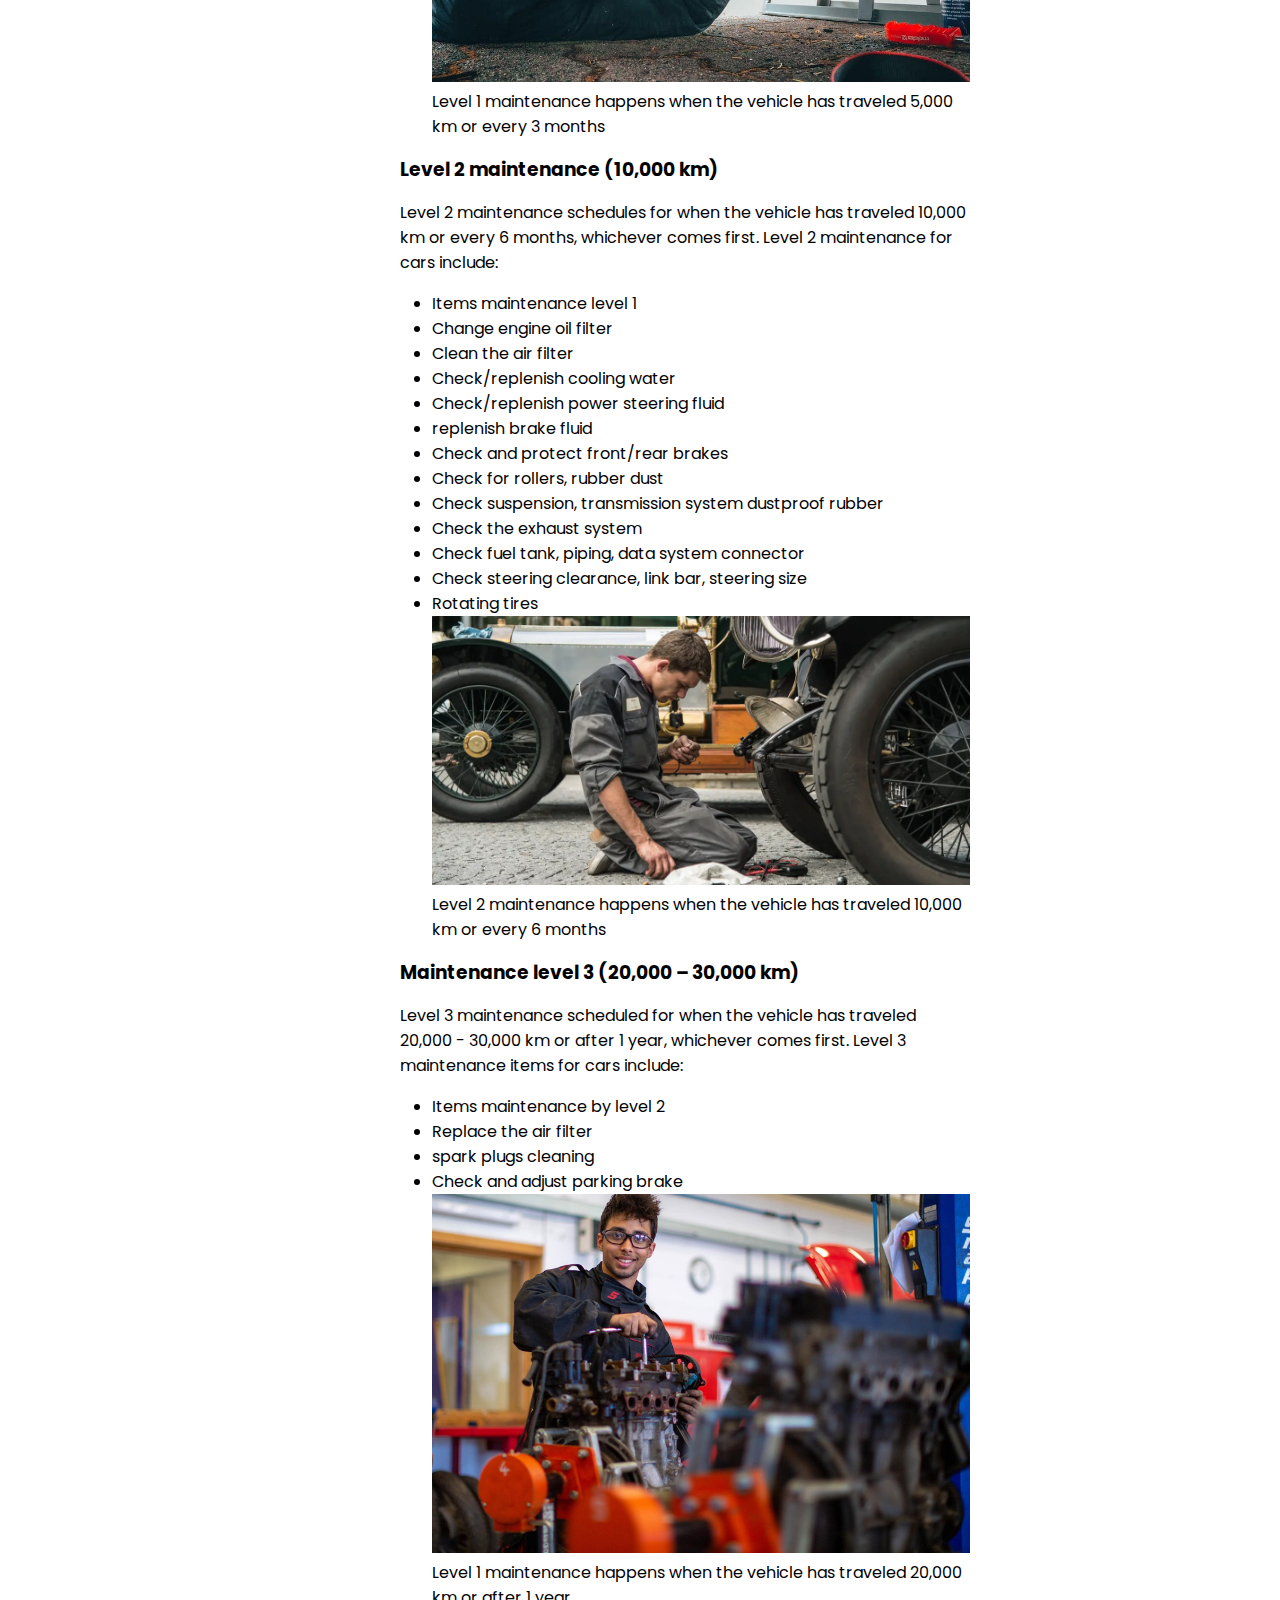
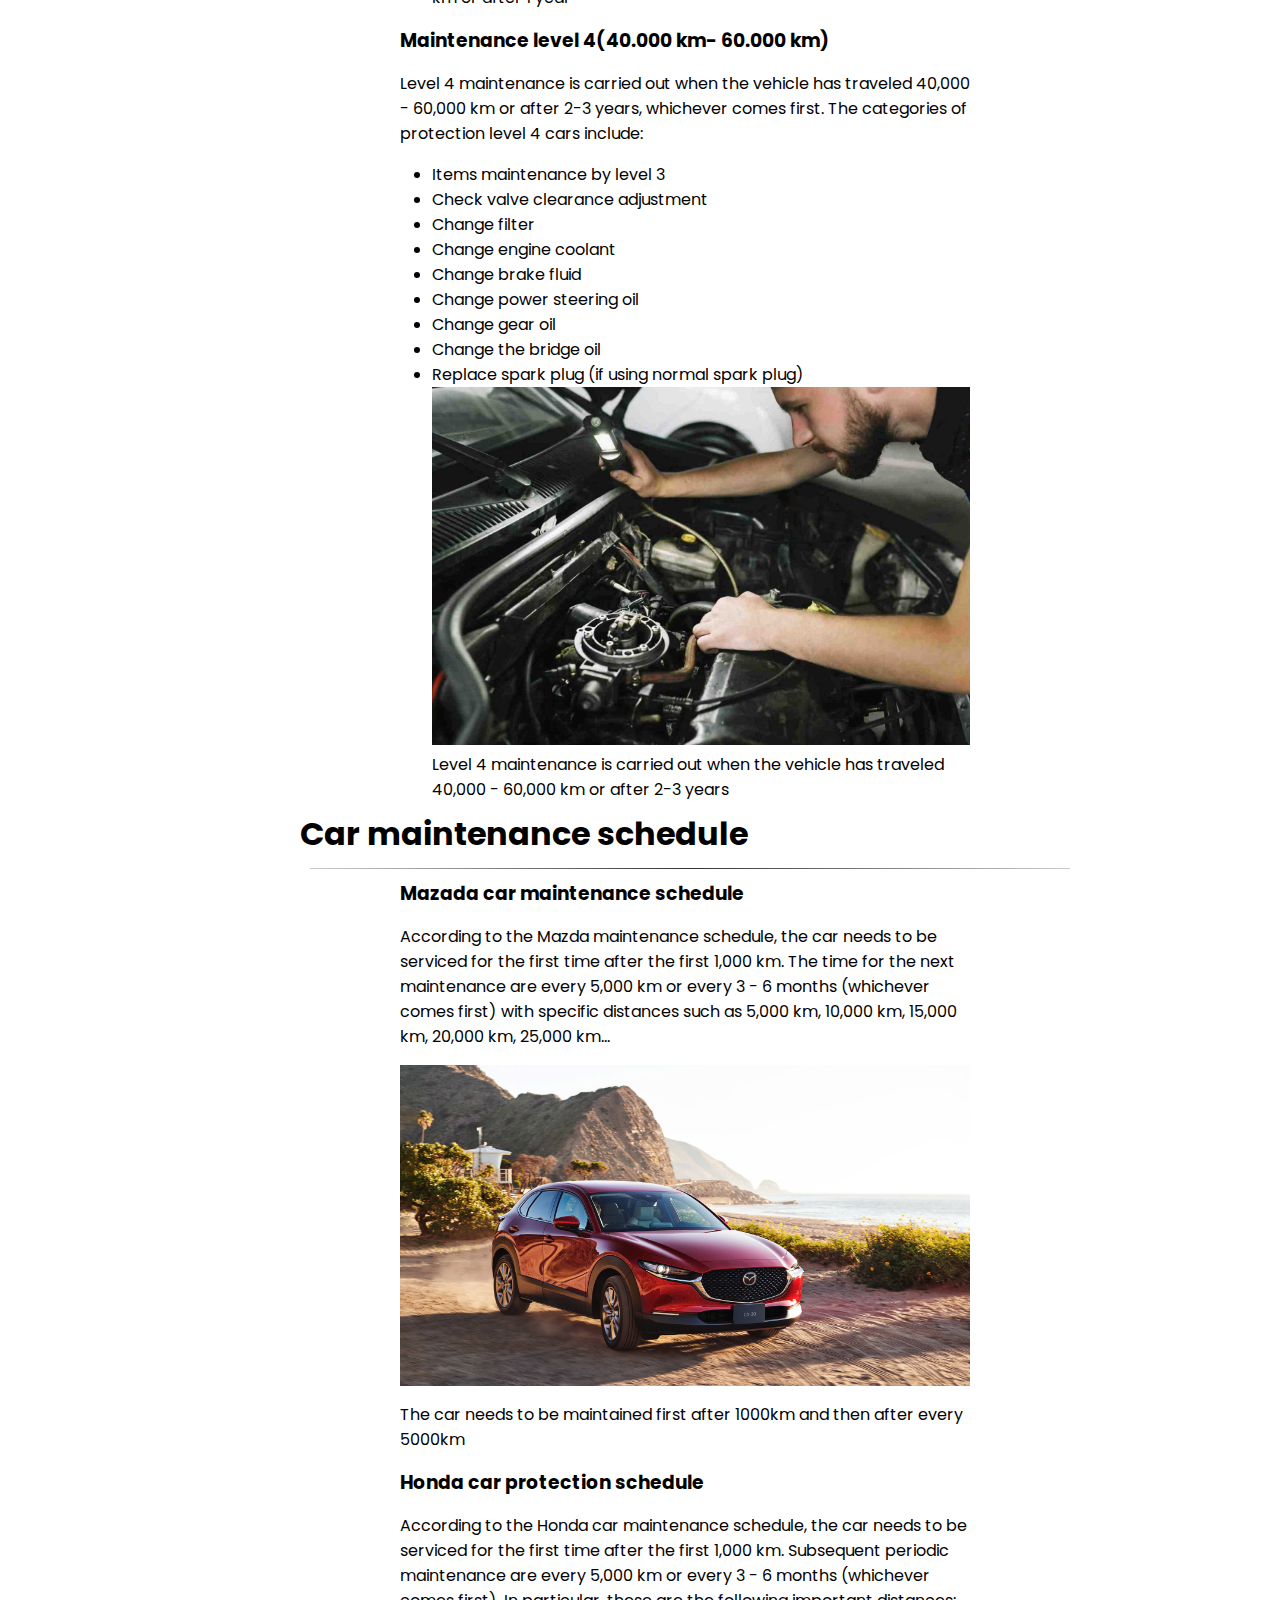
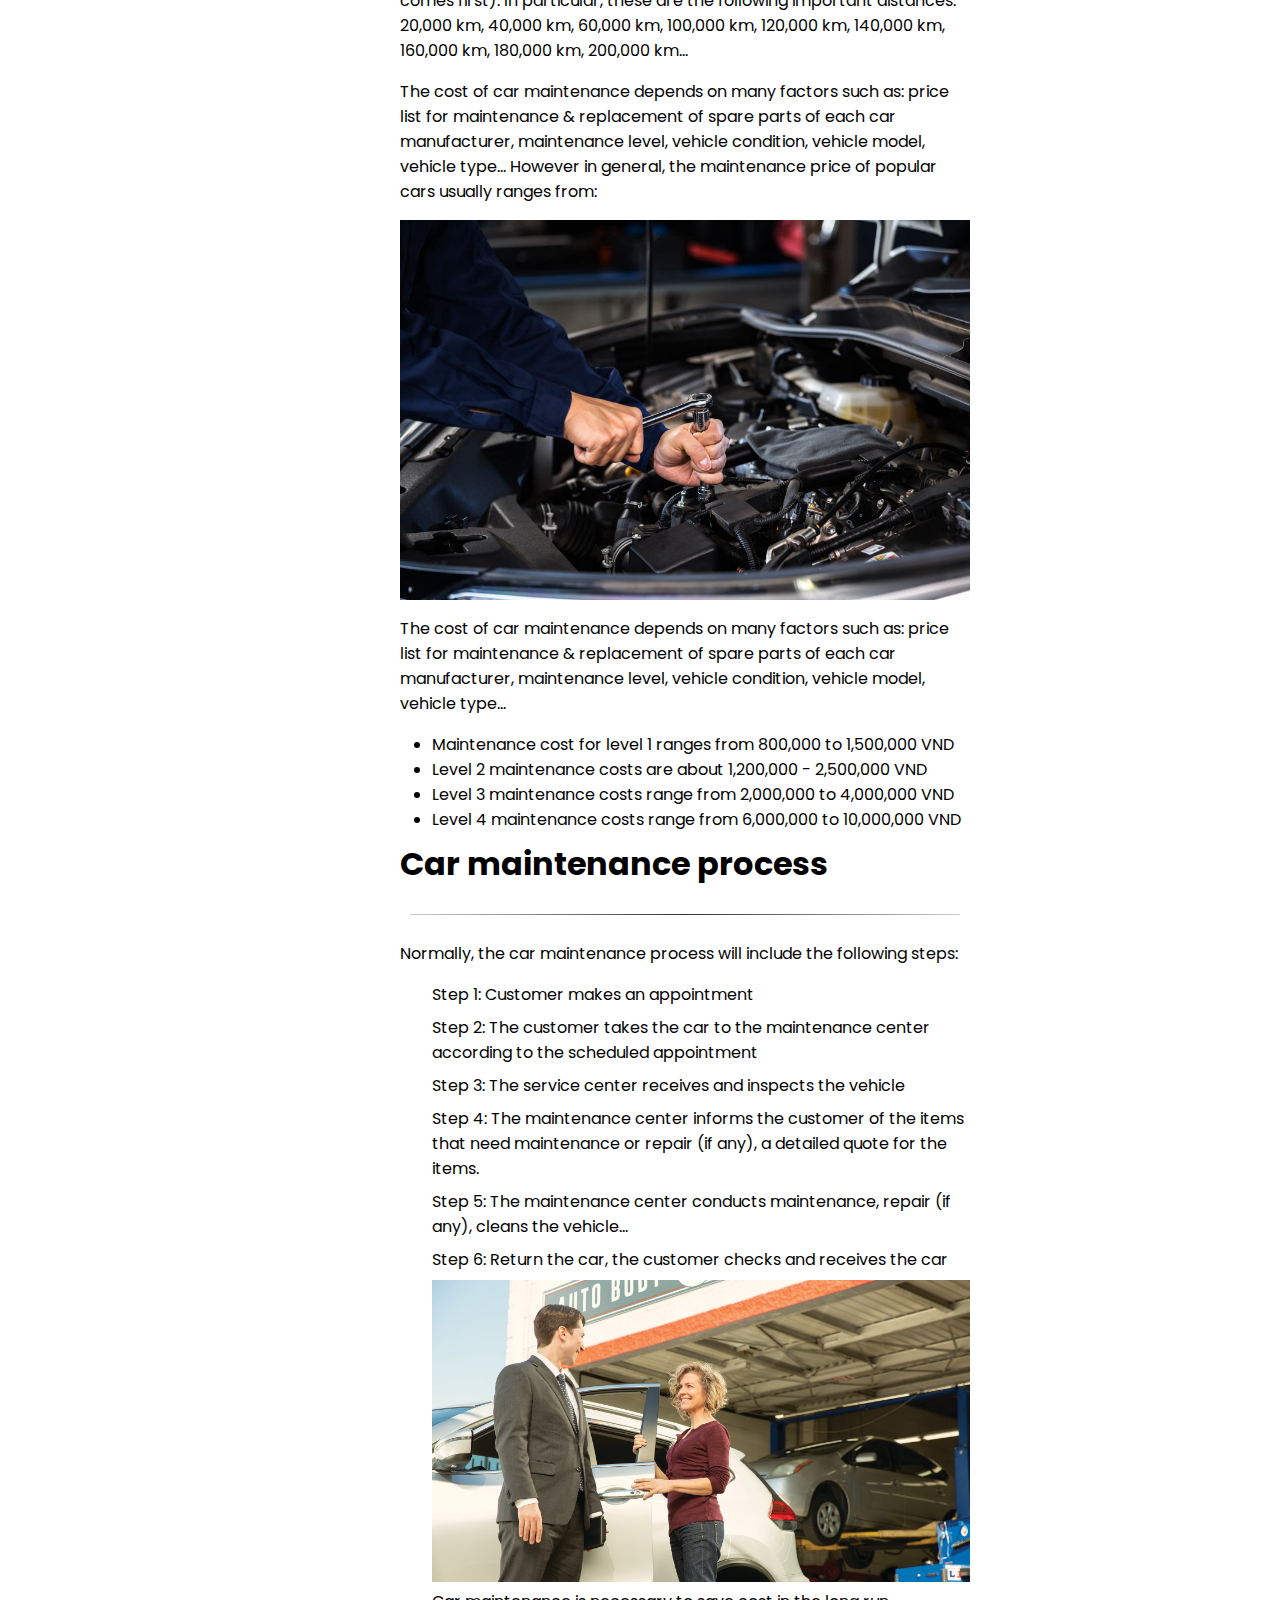
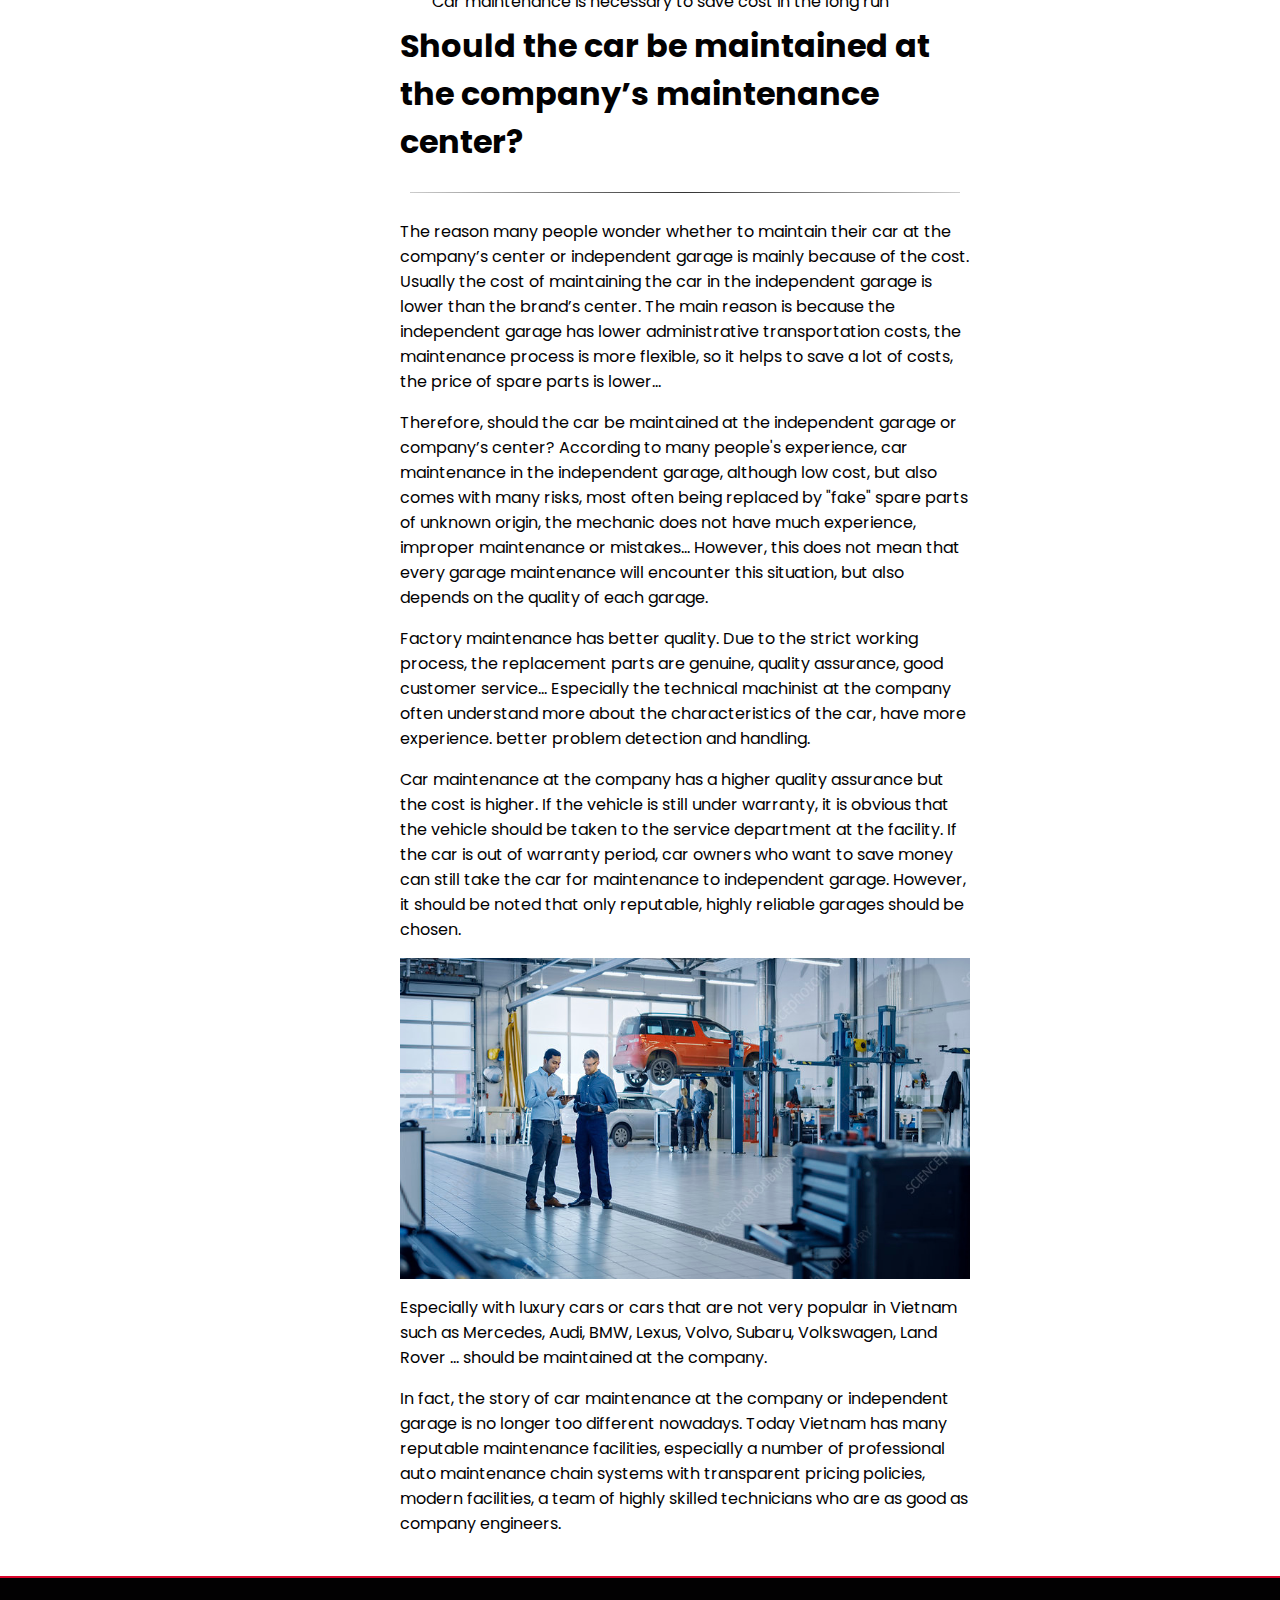
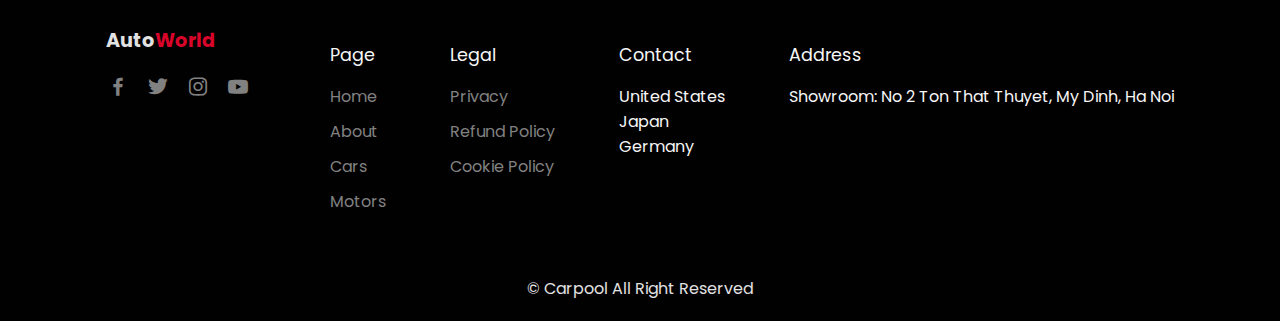
<file: Maintenance.html>
<!DOCTYPE html>
<html lang="en">
<head>
    <meta charset="UTF-8">
    <meta http-equiv="X-UA-Compatible" content="IE=edge">
    <meta name="viewport" content="width=device-width, initial-scale=1.0">
    <title>Responsive Car Sale Website</title>
  <!--  link to CSS-->
  <link rel="stylesheet" href="asset/css/Maintenance.css">
  <!--  box Icon-->
  <link href='https://unpkg.com/boxicons@2.1.4/css/boxicons.min.css' rel='stylesheet'>
</head>
<body>
        <!--    Navbar-->
        <header>
            <!--  Nav Container-->
            <div class="nav container">
                <!--  Menu Icon-->
                <i class='bx bx-menu' id="menu-icon"></i>
                <!--Logo-->
                <a href="#" class="logo">Auto<span>World</span></a>
                <!--Nav List-->
                <ul class="navbar">
                    <li><a href="index.html">Home</a></li>
                    <li><a href="about.html">About</a></li>
                    <li><a href="Porsche.html">Cars</a></li>
                    <li><a href="motors.html">Motors</a></li>
                    <li><a href="Payment.html">Payment</a></li>
                    <li><a href="Maintenance.html" class="active">Maintenance</a></li>
                    <li><a href="contact.html">Contact</a></li>
                </ul>
                <!--Search Icon-->
                <i class='bx bx-search' id="search-icon"></i>
                <!--Search Box-->
            <div class="search-box container">
                    <input type="search" name="" id="" placeholder="Search here..."></input>
            </div>
            </div>
        </header>
        <!-- HOME -->
        <section class="home" id="home">
            <div class="home-text">
                <h1>We have everything<br>You Need About</h1>
                <h1><span> Cars</span> And<span> Motorcylcles</span> </h1>
            </div>
        </section>
        
          <!-- Maintenace content-->
           <!-- Definition  -->
        <section class="Maintenace_container">
            <div class="Definition">
                <h1>What is car Maintenace</h1>
                <hr>
                <p>Car maintenance is fixing or replacing broken down car parts to address wear and tear issues. Regular car maintenance on time will help the car limit damage, operate stably, improve its lifespan, and meet safety and environmental regulations.</p>
                <img src="asset/img/maintenance/Maintenance1.jfif" alt="Man conducting maintenance on a car"class="maintenance_img" id="img1">
                <figcaption>Regular maintenance on time will help the car to limit damage, operate stably, improve its life, and meet safety and environmental regulations.</figcaption>
            </div>
            <!-- Maintenace category  -->
            <div class="Maintenace_category">
                <h1>Maintenace category</h1>
                <hr>
                <div class="text_container">
                    <p class="category_item"><b>Change engine oil:</b> Replace every 5,000 km or 6 months. Engine oil has the effect of lubricating, cooling, cleaning, anti-rust ... for automobile engines. If the engine oil is not replaced periodically, it will cause the engine to wear out quickly, be easily damaged, and the car will overheat.</p>
                    <p class="category_item"><b> Engine oil filter:</b> Replace periodically every 10,000 km. The engine oil filter removes impurities before the oil enters a new lubrication cycle. If the oil filter is not replaced periodically then the oil quality will be affected.</p>
                    <p class="category_item"><b>Replace engine air filter:</b> Periodically clean every 10,000 km, periodically replace every 20,000 - 30,000 km. The engine air filter removes dust and dirt from the air before it enters the combustion chamber. If the air filter is not replaced periodically, the filter may become clogged with dirt. This prevents air from entering the combustion chamber, affecting the air-to-air ratio.</p>
                    <p class="category_item"><b> Fuel filter:</b> Replace every 40,000 km or 2 years. The fuel filter removes impurities before the fuel enters the combustion chamber. If the fuel filter is not replaced periodically, the fuel can become contaminated, reducing combustion efficiency, affecting engine power.</p>
                    <p class="category_item"><b> Spark plugs:</b> Clean periodically every 20,000 km, periodically replace every 40,000 km with normal spark plugs, every 100,000 km with Iridium spark plugs. Spark plugs are responsible for creating sparks that ignite the mixture of fuel and air for the engine to work. After working for a long time, spark plugs are easy to get dirty, worn, flowing... leading to weak ignition, slow ignition, no ignition, etc., so they need to be cleaned and replaced periodically.</p>
                    <p class="category_item"><b> Injectors:</b> Periodic cleaning every 20,000 km. The injector is responsible for injecting fuel to create combustion inside the combustion chamber. After a long time working, the injectors are often stuck with a lot of soot and dirt, so they need to be cleaned.</p>
                    <p class="category_item"><b> Engine coolant:</b> Check and replenish periodically every 10,000 km, periodically replace every 40,000 - 60,000 km. Coolant has a cooling effect on car engines. After working for a long time, engine coolant can get dirty, degraded, etc. need to be checked and replaced periodically.</p>
                    <p class="category_item"><b>Check valve clearance adjustment:</b> Periodic check every 40,000 km. When the engine is working, the valve is exposed to high-temperature combustion gas, so it is easy to expand. Therefore, it is necessary to have a gap so that when expanded, it can still close at the end of the compression stroke. However, if the gap is too large, it will cause the valve opening/closing time to be incorrect. Therefore, it is necessary to regularly check and adjust the valve clearance to the correct standard.</p>
                    <p class="category_item"><b> Camshaft drive belt:</b> Replace periodically every 100,000 km. The cam belt connects the camshaft flywheel and the crankshaft to create a synchronized and matched movement. After a long time working, the cam belt is often worn, cracked, etc., so it needs to be replaced periodically.</p>
                    <p class="category_item"><b> Engine belts:</b> Periodically check every 100,000 km (replace if necessary). The engine belt helps the machine drive the air conditioning system, water tank, power steering pump, generator... After a long time of working, the belt can wear and crack, so it needs to be checked periodically and replaced when being downgraded.</p>
                    <img src="asset/img/maintenance/drive-belt-hamilton.jpg" alt="checking camshaft drive belt" class="maintenance_img" id="img2">
                    <figcaption>Replace periodically every 100,000 km. The cam belt connects the camshaft flywheel and the crankshaft to create a synchronized and matched movement. After a long time working, the cam belt is often worn, cracked, etc., so it needs to be replaced periodically.</figcaption>

                    <p class="category_item"><b>Idle speed adjustment test:</b> Periodic check every 100,000 - 120,000 km. The idle control valve helps control the engine speed at idle. After a long time of working, sometimes the valve will be misaligned, so it needs to be checked and adjusted.</p>
                    <p class="category_item"><b> gearbox oil:</b> Replace periodically every 40,000 - 60,000 km. Gear oil has the effect of lubricating, cleaning, and preventing rust for the components inside the gearbox. After a long time of working, the number of oil boxes will be dirty, degraded, uncertain level ... so it needs to be replaced periodically.</p>
                    <p class="category_item"><b>Change the axle oil (transmission oil):</b> Replace periodically every 40,000 km. Bridge oil has a lubricating effect, reducing friction for the communication system.</p>
                    <p class="category_item"><b>Check and maintain front/rear brakes:</b> Periodically check every 10,000 km or 6 months. The car brake system must operate with high frequency in harsh conditions due to the large frictional force. Therefore, it is necessary to check thoroughly. Brake test items include checking brake pads, brake cylinders, brake boosters, brake pedals, ABS brakes, etc.</p>

                    <p class="category_item"><b>Check and adjust the parking brake:</b> Periodically check every 20,000 - 40,000 km. The parking system helps to determine when the vehicle is parked. Although the parking brake has to withstand less load than the foot brake, it works more, so it also needs to be checked and adjusted periodically.</p>
                    <p class="category_item"><b>Change brake fluid:</b> Periodically check every 10,000 km, change periodically every 2-3 years. Brake fluid is responsible for transmitting force to the brake system. However, after a long time of working, brake fluid is often contaminated with water, making it easy to absorb moisture, in addition, the oil is also contaminated. That needs to be replaced periodically.</p>
                    <p class="category_item"><b>Tire rotation: </b>Rotate tires periodically every 10,000 km. Because the weight is unevenly distributed across the axles, the tires will wear unevenly. Therefore, it is necessary to rotate the tires periodically to help the tires wear evenly, making the most of the life of the tires.</p>
                    <p class="category_item"><b>Check the air conditioning, fan, heating system:</b> Periodically check every 5,000 km or 6 months. Check and clean the air conditioner filter, clean the cooler (every 40,000 km), change the gas filter (every 2 years), check the gas/replenish refrigerant if lacking...</p>
                    <p class="category_item"><b>Check ventilation valves, crankcases, pipes and connections:</b>Periodically check every 20,000 – 40,000 km./p>
                    <p class="category_item"><b>Check the car horn system: </b>Periodically check every 5,000 km or 6 months.</p>
                    <p class="category_item"><b>Check the dust-proof rubber and rollers: </b>Periodically check every 10,000 km or 6 months.</p>
                    <img src="asset/img/maintenance/suspension_system.webp" alt="car suspension system" class="maintenance_img" id="img3">
                    <figcaption>Your car’s suspension system is important as it helps provide easier handling, keeping you safe and in control of your vehicle, as well as comfort. For instance, your shock absorbers keep you from feeling all the bumps and bouncing that come from driving on the road.</figcaption>
                    <p class="category_item"><b>Check suspension system (shock absorbers, springs...), transmission shaft dustproof rubber: </b>Periodic check every 10,000 km or 6 months.</p>
                    <p class="category_item"><b>Exhaust system check: </b>Periodic check every 10,000 km or 6 months.</p>
                    <p class="category_item"><b>Check fuel tank cap, pipes, fuel system connections: </b>Periodically check every 10,000 km or 6 months.</p>
                    <p class="category_item"><b>Check steering wheel rotation speed, link bars, steering wheel: </b>Periodically check every 10,000 km or 6 months.</p>
                    <p class="category_item"><b>Check windshield washer fluid, wipers: </b>Periodically check every 5,000 km or 6 months.</p>
                    <p class="category_item"><b>Check tire pressure, tire wear: </b>Periodically check every 5,000 km or 6 months.</p>
                    <p class="category_item"><b>Check battery, electrode wear:</b>Periodic check every 5,000 km or 6 months.</p>
                    <p class="category_item"><b>Check vehicle lights system: </b>Periodically check every 5,000 km or 6 months.</p>
                </div>
                <!-- Regulation -->
                <div>
                    <h1>Regulation of car maintenance time</h1>
                    <hr>
                    <div class="text_container">
                        <p>According to car maintenance schedules of car manufacturers, maintenance is usually calculated in kilometers or vehicle operating time, whichever comes first. Most people will follow a guaranteed schedule based on the number of kilometers traveled.</p>
                        <p>However, time is also an important factor to consider when servicing your vehicle. Even if the car has not traveled the specified number of kilometers, it is still necessary to take the car for maintenance when the maintenance deadline is reached.</p>
                        <!-- Lv1-->
                        <h3>Maintenance Level 1 (5,000 km)</h3>
                        <p>Level 1 maintenance happens when the vehicle has traveled 5,000 km or every 3 months, whichever comes first. Maintenance categories for 1 car include:</p>
                        <ul>
                            <li class="list_items">Change engine oil</li>
                            <li class="list_items">Check windshield washer fluid, wipers</li>
                            <li class="list_items">Check the car brake system</li>
                            <li class="list_items">Check the air conditioning system, fan, heat sink...</li>
                            <li class="list_items">Check brake pressure, vehicle brake speed</li>
                            <li class="list_items">Look up the rule flask, electrode wear</li>
                            <li class="list_items">Check the car light system</li>
                            <img src="asset/img/maintenance/lv1_maintenance.jfif" alt="level 1 light maintenance" class="maintenance_img">
                            <figcaption>Level 1 maintenance happens when the vehicle has traveled 5,000 km or every 3 months</figcaption>
                        </ul>
                        <!-- Lv2 -->
                        <h3>Level 2 maintenance (10,000 km)</h3>
                        <p>Level 2 maintenance schedules for when the vehicle has traveled 10,000 km or every 6 months, whichever comes first. Level 2 maintenance for cars include:</p>
                        <ul>
                            <li class="list_items">Items maintenance  level 1</li>
                            <li class="list_items">Change engine oil filter</li>
                            <li class="list_items">Clean the air filter</li>
                            <li class="list_items">Check/replenish cooling water</li>
                            <li class="list_items">Check/replenish power steering fluid</li>
                            <li class="list_items">replenish brake fluid</li>
                            <li class="list_items">Check and protect front/rear brakes</li>
                            <li class="list_items">Check for rollers, rubber dust</li>
                            <li class="list_items">Check suspension, transmission system dustproof rubber</li>
                            <li class="list_items">Check the exhaust system</li>
                            <li class="list_items">Check fuel tank, piping, data system connector</li>
                            <li class="list_items">Check steering clearance, link bar, steering size</li>
                            <li class="list_items">Rotating tires</li>
                            <img src="asset/img/maintenance/lv2_maintenance.jfif" alt="level 2  maintenance" class="maintenance_img">
                            <figcaption>Level 2 maintenance happens when the vehicle has traveled 10,000 km or every 6 months</figcaption>
                        </ul>
                        <!-- Lv3-->
                        <h3>Maintenance level 3 (20,000 – 30,000 km)</h3>
                        <p>Level 3 maintenance scheduled for when the vehicle has traveled 20,000 - 30,000 km or after 1 year, whichever comes first. Level 3 maintenance items for cars include:</p>
                        <ul>
                            <li class="list_items">Items maintenance  by level 2</li>
                            <li class="list_items">Replace the air filter</li>
                            <li class="list_items">spark plugs cleaning</li>
                            <li class="list_items">Check and adjust parking brake</li>
                            <img src="asset/img/maintenance/lv3_maintenance.jpg" alt="level 3 extensive maintenance" class="maintenance_img">
                            <figcaption>Level 1 maintenance happens when the vehicle has traveled 20,000 km or after 1 year</figcaption>
                        </ul>
                        <!-- Lv4 -->
                        <h3>Maintenance level 4(40.000 km- 60.000 km)</h3>
                        <p>Level 4 maintenance is carried out when the vehicle has traveled 40,000 - 60,000 km or after 2-3 years, whichever comes first. The categories of protection level 4 cars include:</p>
                        <ul>
                            <li class="list_items">Items maintenance by level 3</li>
                            <li class="list_items">Check valve clearance adjustment</li>
                            <li class="list_items">Change filter</li>
                            <li class="list_items">Change engine coolant</li>
                            <li class="list_items">Change brake fluid</li>
                            <li class="list_items">Change power steering oil</li>
                            <li class="list_items">Change gear oil</li>
                            <li class="list_items">Change the bridge oil</li>
                            <li class="list_items">Replace spark plug (if using normal spark plug)</li>
                            <img src="asset/img/maintenance/lv4_maintenance.jpg" alt="level 4 full maintenance" class="maintenance_img">
                            <figcaption>Level 4 maintenance is carried out when the vehicle has traveled 40,000 - 60,000 km or after 2-3 years</figcaption>
                        </ul>
                    </div>
                    <!-- Schedule -->
                    <div>

                        <h1>Car maintenance schedule</h1>
                        <hr>
                        <div class="text_container">
                            <!-- Mazada -->
                            <h3>Mazada car maintenance schedule</h3>
                            <p>According to the Mazda maintenance schedule, the car needs to be serviced for the first time after the first 1,000 km. The time for the next maintenance are every 5,000 km or every 3 - 6 months (whichever comes first) with specific distances such as 5,000 km, 10,000 km, 15,000 km, 20,000 km, 25,000 km...
                            </p>
                            <img src="asset/img/maintenance/mazada_car.jpg" alt="Mazada red car" class="maintenance_img">
                            <figcaption>The car needs to be maintained first after 1000km and then after every 5000km</figcaption>
                            <!-- Honda  -->
                            <h3>Honda car protection schedule</h3>
                            <p>According to the Honda car maintenance schedule, the car needs to be serviced for the first time after the first 1,000 km. Subsequent periodic maintenance are every 5,000 km or every 3 - 6 months (whichever comes first). In particular, these are the following important distances: 20,000 km, 40,000 km, 60,000 km, 100,000 km, 120,000 km, 140,000 km, 160,000 km, 180,000 km, 200,000 km...</p>
                            <p>The cost of car maintenance depends on many factors such as: price list for maintenance & replacement of spare parts of each car manufacturer, maintenance level, vehicle condition, vehicle model, vehicle type... However in general, the maintenance price of popular cars usually ranges from:</p>
                            <img src="asset/img/maintenance/honda_maintenance.jpg" alt="A man maintaining a Honda car" class="maintenance_img">
                            <figcaption>The cost of car maintenance depends on many factors such as: price list for maintenance & replacement of spare parts of each car manufacturer, maintenance level, vehicle condition, vehicle model, vehicle type...</figcaption>
                            <ul>
                                <li class="list_items">Maintenance cost for level 1 ranges from 800,000 to 1,500,000 VND</li>
                                <li class="list_items">Level 2 maintenance costs are about 1,200,000 - 2,500,000 VND</li>
                                <li class="list_items">Level 3 maintenance costs range from 2,000,000 to 4,000,000 VND</li>
                                <li class="list_items">Level 4 maintenance costs range from 6,000,000 to 10,000,000 VND</li>

                            </ul>
                        </div>
                        <!-- Maintenace  process -->
                        <div class="text_container">
                            <h1>Car maintenance process</h1>
                            <hr>
                            <p>Normally, the car maintenance process will include the following steps:</p>
                            <ul>
                                <li class="process_item">Step 1: Customer makes an appointment</li>
                                <li class="process_item">Step 2: The customer takes the car to the maintenance center according to the scheduled appointment</li>
                                <li class="process_item">Step 3: The service center receives and inspects the vehicle</li>
                                <li class="process_item">Step 4: The maintenance center informs the customer of the items that need maintenance or repair (if any), a detailed quote for the items.</li>
                                <li class="process_item">Step 5: The maintenance center conducts maintenance, repair (if any), cleans the vehicle...</li>
                                <li class="process_item">Step 6: Return the car, the customer checks and receives the car</li>
                                <img src="asset/img/maintenance/car_maintenance_process.jpg" alt="A woman passing the car keys to the autoshop employee for maintenance " class="maintenance_img">
                                <figcaption>Car maintenance is necessary to save cost in the long run</figcaption>
                            </ul>
                        </div>

                        <!-- Maintenance at company's garage  -->
                        <div class="text_container">
                            <h1>Should the car be maintained at the company’s maintenance center?</h1>
                            <hr>
                            <p>The reason many people wonder whether to maintain their car at the company’s center or independent garage is mainly because of the cost. Usually the cost of maintaining the car in the independent garage is lower than the brand’s center. The main reason is because the independent garage has lower administrative transportation costs, the maintenance process is more flexible, so it helps to save a lot of costs, the price of spare parts is lower...</p>
                            <p>Therefore, should the car be maintained at the independent garage or company’s center? According to many people's experience, car maintenance in the independent garage, although low cost, but also comes with many risks, most often being replaced by "fake" spare parts of unknown origin, the mechanic does not have much experience,  improper maintenance or mistakes… However, this does not mean that every garage maintenance will encounter this situation, but also depends on the quality of each garage.</p>
                            <p>Factory maintenance has better quality. Due to the strict working process, the replacement parts are genuine, quality assurance, good customer service... Especially the technical machinist at the company often understand more about the characteristics of the car, have more experience. better problem detection and handling.</p>
                            <p>Car maintenance at the company has a higher quality assurance but the cost is higher. If the vehicle is still under warranty, it is obvious that the vehicle should be taken to the service department at the facility. If the car is out of warranty period, car owners who want to save money can still take the car for maintenance to independent garage. However, it should be noted that only reputable, highly reliable garages should be chosen.</p>
                            <img src="asset/img/maintenance/auto_repair_shop.jpg" alt="Car repair shop" class="maintenance_img">
                            <p>Especially with luxury cars or cars that are not very popular in Vietnam such as Mercedes, Audi, BMW, Lexus, Volvo, Subaru, Volkswagen, Land Rover ... should be maintained at the company.</p>
                            <p>In fact, the story of car maintenance at the company or independent garage is no longer too different nowadays. Today Vietnam has many reputable maintenance facilities, especially a number of professional auto maintenance chain systems with transparent pricing policies, modern facilities, a team of highly skilled technicians who are as good as company engineers.</p>

                        </div>
                    </div>
                </div>
            </div>
        </section>
        

            <!--    Footer-->
    <section class="footer">
        <div class="footer-container container">
            <div class="footer-box">
                <a href="#" class="logo">Auto<span>World</span></a>
                <div class="social">
                    <a href="#"><i class='bx bxl-facebook' ></i></a>
                    <a href="#"><i class='bx bxl-twitter' ></i></a>
                    <a href="#"><i class='bx bxl-instagram' ></i></a>
                    <a href="#"><i class='bx bxl-youtube' ></i></a>
                </div>
            </div>
            <div class="footer-box">
                <h3>Page</h3>
                <a href="index.html">Home</a>
                <a href="about.html">About</a>
                <a href="Porsche.html">Cars</a>
                <a href="motors.html">Motors</a>
            </div>
            <div class="footer-box">
                <h3>Legal</h3>
                <a href="#">Privacy</a>
                <a href="#">Refund Policy</a>
                <a href="#">Cookie Policy</a>

            </div>
            <div class="footer-box">
                <h3>Contact</h3>
                <p>United States</p>
                <p>Japan</p>
                <p>Germany</p>
                
            </div>
            <div class="footer-box">
                <h3>Address</h3>
                <p>Showroom: No 2 Ton That Thuyet, My Dinh, Ha Noi</p>
                <div class="map" style="width:200px;height:50px;">
                    <iframe src="https://www.google.com/maps/embed?pb=!1m18!1m12!1m3!1d3724.1110271992316!2d105.77816267431734!3d21.02824308062098!2m3!1f0!2f0!3f0!3m2!1i1024!2i768!4f13.1!3m3!1m2!1s0x313454b2de700001%3A0xce7671b253d40386!2zU8O0zIEgMiBUw7RuIFRo4bqldCBUaHV54bq_dCwgTeG7uSDEkMOsbmgsIE5hbSBU4burIExpw6ptLCBIw6AgTuG7mWkgMTAwMDAwLCBWaeG7h3QgTmFt!5e0!3m2!1svi!2sus!4v1735121426650!5m2!1svi!2sus" 
                    width="300" height="50" style="border:0;" allowfullscreen="" frameborder="0"></iframe>
                </div>
            </div>
        </div>
    </section>
<!--    Copyright-->
    <div class="copyright">
        <p>&#169; Carpool All Right Reserved</p>
    </div>
    <script src="asset/js/main.js"></script>
    <script src="https://cdn.jsdelivr.net/npm/bootstrap@5.2.3/dist/js/bootstrap.bundle.min.js"></script>
    <script src="asset/js/validate.js"></script>
</body>
</html>
</file>
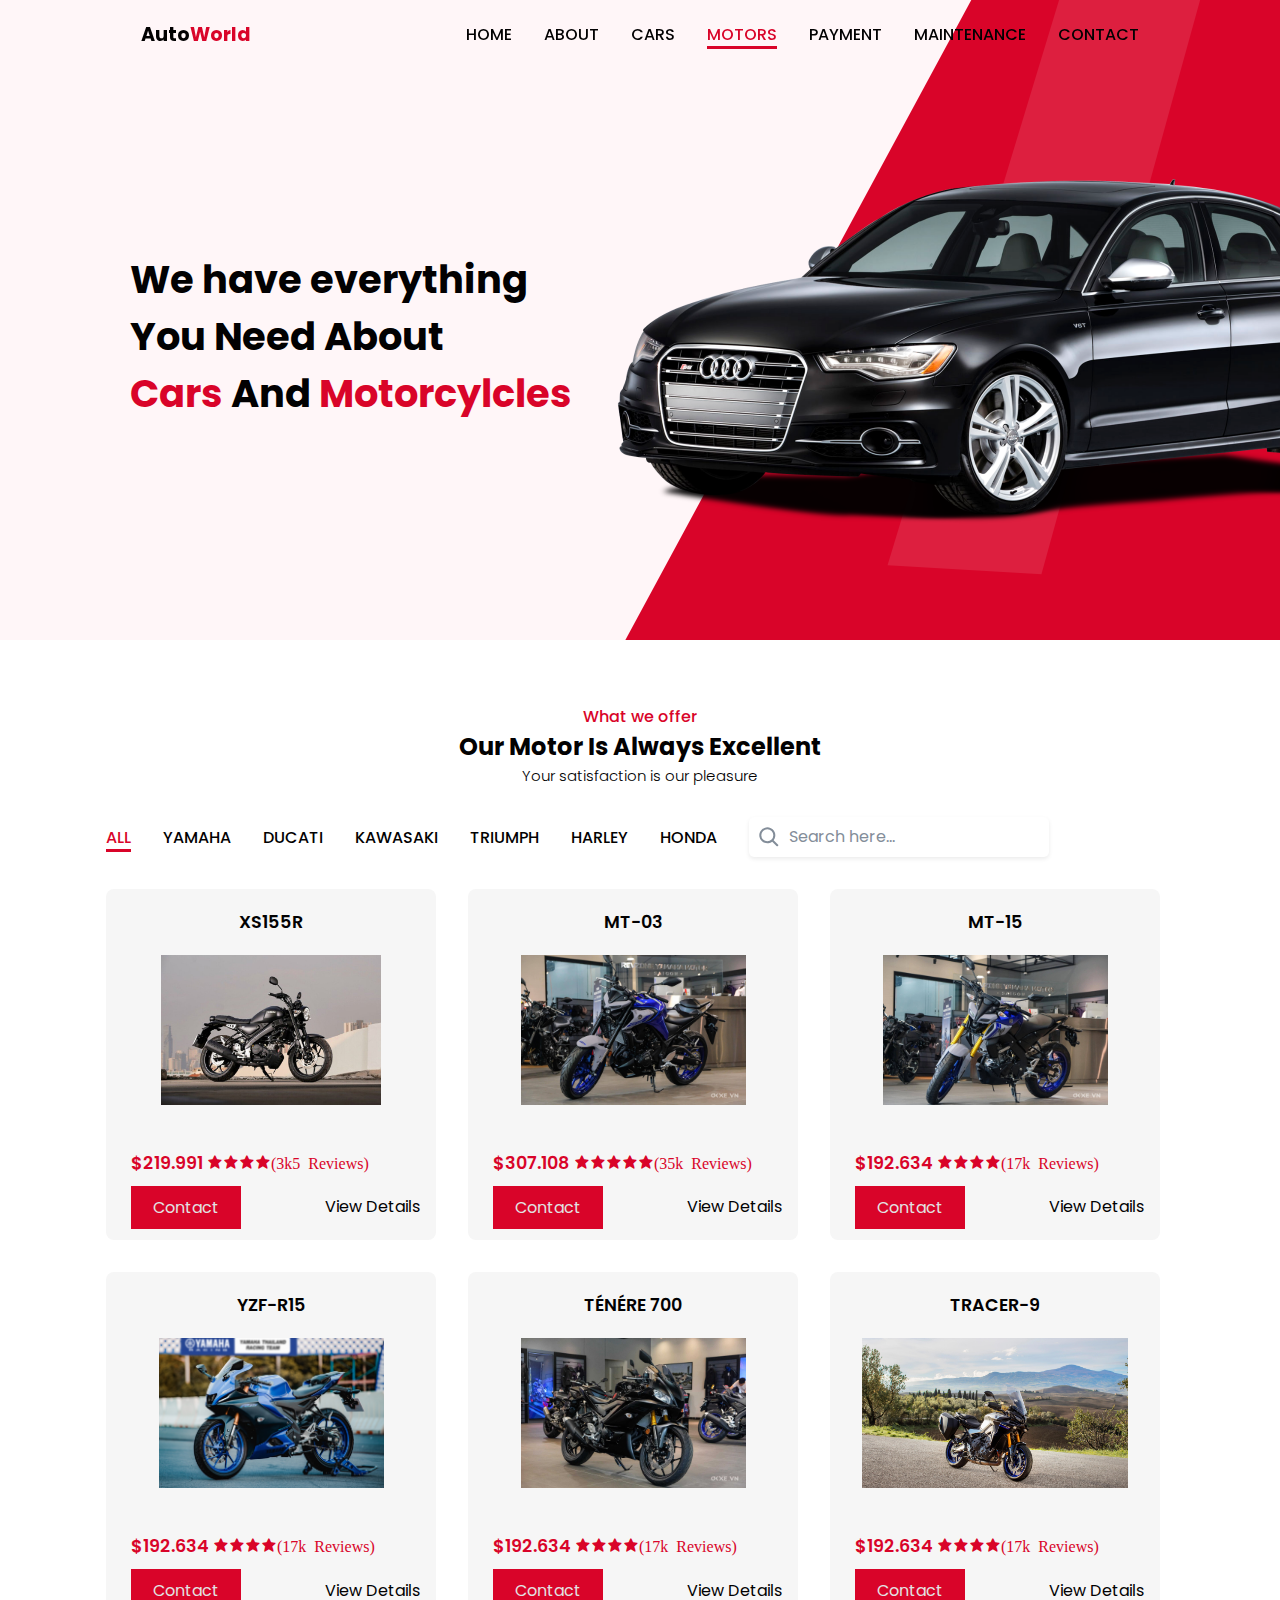
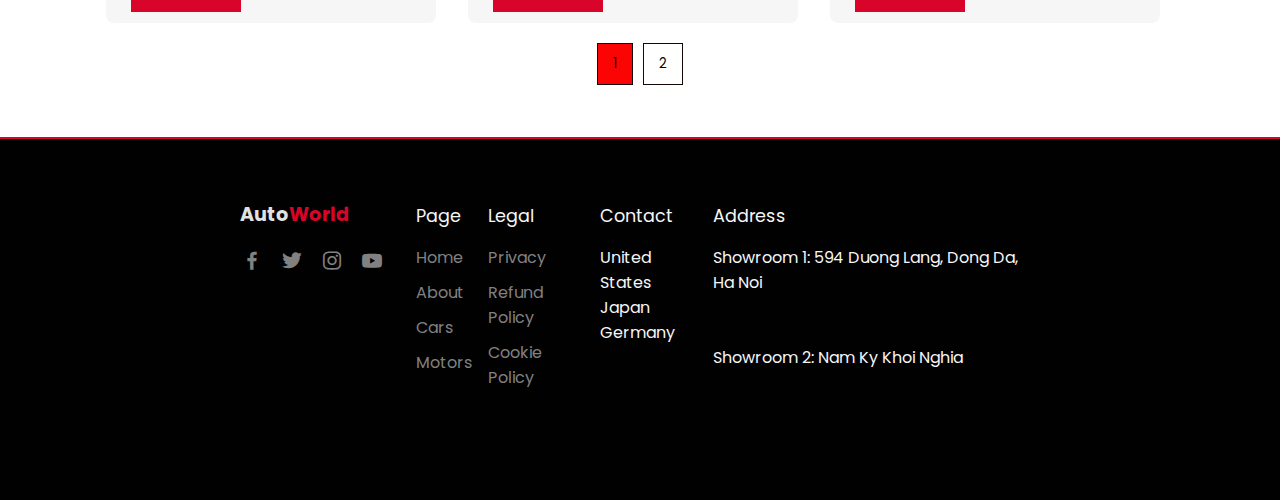
<file: motors.html>
<!DOCTYPE html>
<html lang="en">

<head>
  <meta charset="UTF-8">
  <title>Porsche</title>
  <link rel="stylesheet" href="asset/css/Porsche.css">
  <link href='https://unpkg.com/boxicons@2.1.4/css/boxicons.min.css' rel='stylesheet'>
</head>

<body>
  <!--Navbar-->
  <header>
    <!--Nav container-->
    <div class="nav container">
      <!--Menu icon-->
      <i class='bx bx-menu' id="menu-icon"></i>
      <!--logo-->
      <a href="#" class="logo"> Auto<span>World</span></a>
      <!--Nav list-->
      <ul class="navbar">
        <li><a href="index.html">Home</a></li>
        <li><a href="about.html">About</a></li>
        <li><a href="Porsche.html">Cars</a></li>
        <li><a href="motors.html" class="active">Motors</a></li>
        <li><a href="Payment.html">Payment</a></li>
        <li><a href="Maintenance.html">Maintenance</a></li>
        <li><a href="contact.html">Contact</a></li>
      </ul>
      <!--Search icon-->

    </div>
  </header>
  <!-- HOME -->
  <section class="home" id="home">
    <div class="home-text">
      <h1>We have everything<br>You Need About</h1>
      <h1><span> Cars</span> And<span> Motorcylcles</span> </h1>
    </div>
  </section>
  <!--Cars Section-->
  <section class="cars" id="cars" id="filter">
    <div class="heading">
      <span>What we offer</span>
      <h2>Our Motor Is Always Excellent</h2>
      <p>Your satisfaction is our pleasure</p>
    </div>

    <div class="navbar1 container" id="filter_button">
      <ul class="navbar1" id="navbar">
        <li><a class="tab-item active" data-filter="all">All</a></li>
        <li><a class="tab-item" data-filter="Yamaha">Yamaha</a></li>
        <li><a class="tab-item" data-filter="Ducati">Ducati</a></li>
        <li><a class="tab-item" data-filter="Kawasaki">Kawasaki</a></li>
        <li><a class="tab-item" data-filter="ford">Triumph</a></li>
        <li><a class="tab-item" data-filter="bmw">Harley</a></li>
        <li><a class="tab-item" data-filter="ferrari">Honda</a></li>
      </ul>
        <input class="input-elevated" type="search" placeholder="Search here..." id="search-item" autocomplete="off">
    </div>

    <!--    <div class="cars-container container element_porsche" id="displayElement">-->
    <!--    Cars Container-->
    <div class="cars-container container" id="filter-data">
      <!--        Box1-->
      <div class="box element_all" data-item="Yamaha">
        <div class="info">
          <h3 class="name_item">XS155R</h3>
          <img src="asset/img/motors/mt1.jpg" alt="">
          <span>$219.991</span>
          <i class='bx bxs-star'><i class='bx bxs-star'></i><i class='bx bxs-star'></i><i class='bx bxs-star'></i>(3k5
            Reviews)</i>
          <a href="Payment.html" class="btn">Contact</a>
          <a target="_blank" href="PDetail.html" class="details">View Details</a>
        </div>
      </div>
      <!--Box2-->
      <div class="box element_all" data-item="Yamaha">
        <div class="info">
          <h3 class="name_item">MT-03</h3>
          <img src="asset/img/motors/mt2.jpg" alt="">
          <span>$307.108</span>
          <i class='bx bxs-star'><i class='bx bxs-star'></i><i class='bx bxs-star'></i><i class='bx bxs-star'></i><i
              class='bx bxs-star'></i>(35k Reviews)</i>
          <a href="Payment.html" class="btn">Contact</a>
          <a href="#" class="details">View Details</a>
        </div>
      </div>
      <!--Box3-->
      <div class="box element_all" data-item="Yamaha">
        <div class="info">
          <h3 class="name_item">MT-15</h3>
          <img src="asset/img/motors/mt3.jpg" alt="">
          <span>$192.634</span>
          <i class='bx bxs-star'><i class='bx bxs-star'></i><i class='bx bxs-star'></i><i class='bx bxs-star'></i>(17k
            Reviews)</i>
          <a href="contact.html" class="btn">Contact</a>
          <a href="#" class="details">View Details</a>
        </div>
      </div>
      <!--Box4-->
      <div class="box element_all" data-item="Yamaha">
        <div class="info">
          <h3 class="name_item">YZF-R15</h3>
          <img src="asset/img/motors/mt4.jpg" alt="">
          <span>$192.634</span>
          <i class='bx bxs-star'><i class='bx bxs-star'></i><i class='bx bxs-star'></i><i class='bx bxs-star'></i>(17k
            Reviews)</i>
          <a href="contact.html" class="btn">Contact</a>
          <a href="#" class="details">View Details</a>
        </div>
      </div>
      <!--Box5-->
      <div class="box element_all" data-item="Yamaha">
        <div class="info">
          <h3 class="name_item">TÉNÉRE 700</h3>
          <img src="asset/img/motors/mt5.jpg" alt="">
          <span>$192.634</span>
          <i class='bx bxs-star'><i class='bx bxs-star'></i><i class='bx bxs-star'></i><i class='bx bxs-star'></i>(17k
            Reviews)</i>
          <a href="contact.html" class="btn">Contact</a>
          <a href="#" class="details">View Details</a>
        </div>
      </div>
      <!--Box6-->
      <div class="box element_all" data-item="Yamaha">
        <div class="info">
          <h3 class="name_item">TRACER-9</h3>
          <img src="asset/img/motors/mt6.jpg" alt="">
          <span>$192.634</span>
          <i class='bx bxs-star'><i class='bx bxs-star'></i><i class='bx bxs-star'></i><i class='bx bxs-star'></i>(17k
            Reviews)</i>
          <a href="#" class="btn">Contact</a>
          <a href="#" class="details">View Details</a>
        </div>
      </div>
      <!--Box7-->
      <div class="box element_all" data-item="Ducati">
        <div class="info">
          <h3 class="name_item">Hypermotard 950</h3>
          <img src="asset/img/motors/mt7.jpg" alt="">
          <span>$192.634</span>
          <i class='bx bxs-star'><i class='bx bxs-star'></i><i class='bx bxs-star'></i><i class='bx bxs-star'></i>(17k
            Reviews)</i>
          <a href="#" class="btn">Contact</a>
          <a href="#" class="details">View Details</a>
        </div>
      </div>
      <!--Box8-->
      <div class="box element_all" data-item="Ducati">
        <div class="info">
          <h3 class="name_item">Scrambler Sixty2</h3>
          <img src="asset/img/motors/mt8.jpg" alt="">
          <span>$192.634</span>
          <i class='bx bxs-star'><i class='bx bxs-star'></i><i class='bx bxs-star'></i><i class='bx bxs-star'></i>(17k
            Reviews)</i>
          <a href="#" class="btn">Contact</a>
          <a href="#" class="details">View Details</a>
        </div>
      </div>
      <!--Box9-->
      <div class="box element_all" data-item="Ducati">
        <div class="info">
          <h3 class="name_item">Ducati Monster</h3>
          <img src="asset/img/motors/mt9.jpg" alt="">
          <span>$192.634</span>
          <i class='bx bxs-star'><i class='bx bxs-star'></i><i class='bx bxs-star'></i><i class='bx bxs-star'></i>(17k
            Reviews)</i>
          <a href="#" class="btn">Contact</a>
          <a href="#" class="details">View Details</a>
        </div>
      </div>
      <!--Box10-->
      <div class="box element_all" data-item="Ducati">
        <div class="info">
          <h3 class="name_item">Ducati MultiStrada</h3>
          <img src="asset/img/motors/mt10.jpg" alt="">
          <span>$192.634</span>
          <i class='bx bxs-star'><i class='bx bxs-star'></i><i class='bx bxs-star'></i><i class='bx bxs-star'></i>(17k
            Reviews)</i>
          <a href="#" class="btn">Contact</a>
          <a href="#" class="details">View Details</a>
        </div>
      </div>
      <!--Box11-->
      <div class="box element_all" data-item="Ducati">
        <div class="info">
          <h3 class="name_item">Scrambler Cafe Racer</h3>
          <img src="asset/img/motors/mt11.jpg" alt="">
          <span>$192.634</span>
          <i class='bx bxs-star'><i class='bx bxs-star'></i><i class='bx bxs-star'></i><i class='bx bxs-star'></i>(17k
            Reviews)</i>
          <a href="#" class="btn">Contact</a>
          <a href="#" class="details">View Details</a>
        </div>
      </div>
      <!--Box12-->
      <div class="box element_all" data-item="Ducati">
        <div class="info">
          <h3 class="name_item">Ducati Hypermotard</h3>
          <img src="asset/img/motors/mt12.webp" alt="">
          <span>$192.634</span>
          <i class='bx bxs-star'><i class='bx bxs-star'></i><i class='bx bxs-star'></i><i class='bx bxs-star'></i>(17k
            Reviews)</i>
          <a href="#" class="btn">Contact</a>
          <a href="#" class="details">View Details</a>
        </div>
      </div>
    </div>

    <div id="pagination-controls" class="pagination"></div>
  </section>
  <footer class="footer">
    <div class="footer-container container">
      <div class="footer-box">
        <a href="" class="logo" style="padding-top: 13px;">Auto<span>World</span></a>
        <div class="social">
          <a href=""><i class='bx bxl-facebook'></i></a>
          <a href=""><i class='bx bxl-twitter'></i></a>
          <a href=""><i class='bx bxl-instagram'></i></a>
          <a href=""><i class='bx bxl-youtube'></i></a>
        </div>
      </div>
      <div class="footer-box">
        <h3>Page</h3>
        <a href="HomePage.html">Home</a>
        <a href="about.html">About</a>
        <a href="Porsche.html">Cars</a>
        <a href="motors.html">Motors</a>
      </div>
      <div class="footer-box">
        <h3>Legal</h3>
        <a href="">Privacy</a>
        <a href="">Refund Policy</a>
        <a href="">Cookie Policy</a>
      </div>
      <div class="footer-box">
        <h3>Contact</h3>
        <p>United States</p>
        <p>Japan</p>
        <p>Germany</p>
      </div>
      <div class="footer-box">
        <h3>Address</h3>
        <p>Showroom 1: 594 Duong Lang, Dong Da, Ha Noi</p>
        <div style="width:200px;height:50px;">
          <iframe src="https://www.google.com/maps/embed?pb=!1m18!1m12!1m3!
    1d3723.8977453149246!2d105.83245751424809!3d21.036777085994046!
    2m3!1f0!2f0!3f0!3m2!1i1024!2i768!4f13.1!3m3!1m2!
    1s0x3135aba15ec15d17%3A0x620e85c2cfe14d4c!2zTMSDbmcgSOG7kyBDaMOtIE1pbmg!
    5e0!3m2!1svi!2sus!4v1501056274257" width="300" height="50" frameborder="0" style="border:0"
            allowfullscreen></iframe>
        </div>
        <p>Showroom 2: Nam Ky Khoi Nghia</p>
        <div style="width:200px;height:50px;">
          <iframe src="https://www.google.com/maps/embed?pb=!1m18!1m12!1m3!
    1d3723.8977453149246!2d105.83245751424809!3d21.036777085994046!
    2m3!1f0!2f0!3f0!3m2!1i1024!2i768!4f13.1!3m3!1m2!
    1s0x3135aba15ec15d17%3A0x620e85c2cfe14d4c!2zTMSDbmcgSOG7kyBDaMOtIE1pbmg!
    5e0!3m2!1svi!2sus!4v1501056274257" width="300" height="50" frameborder="0" style="border:0"
            allowfullscreen></iframe>
        </div>
      </div>
    </div>
  </footer>
  <!--Copyright-->
  <script src="asset/js/main.js"></script>
  <script src="asset/js/paginationSearch.js"></script>

</body>

</html>
</file>
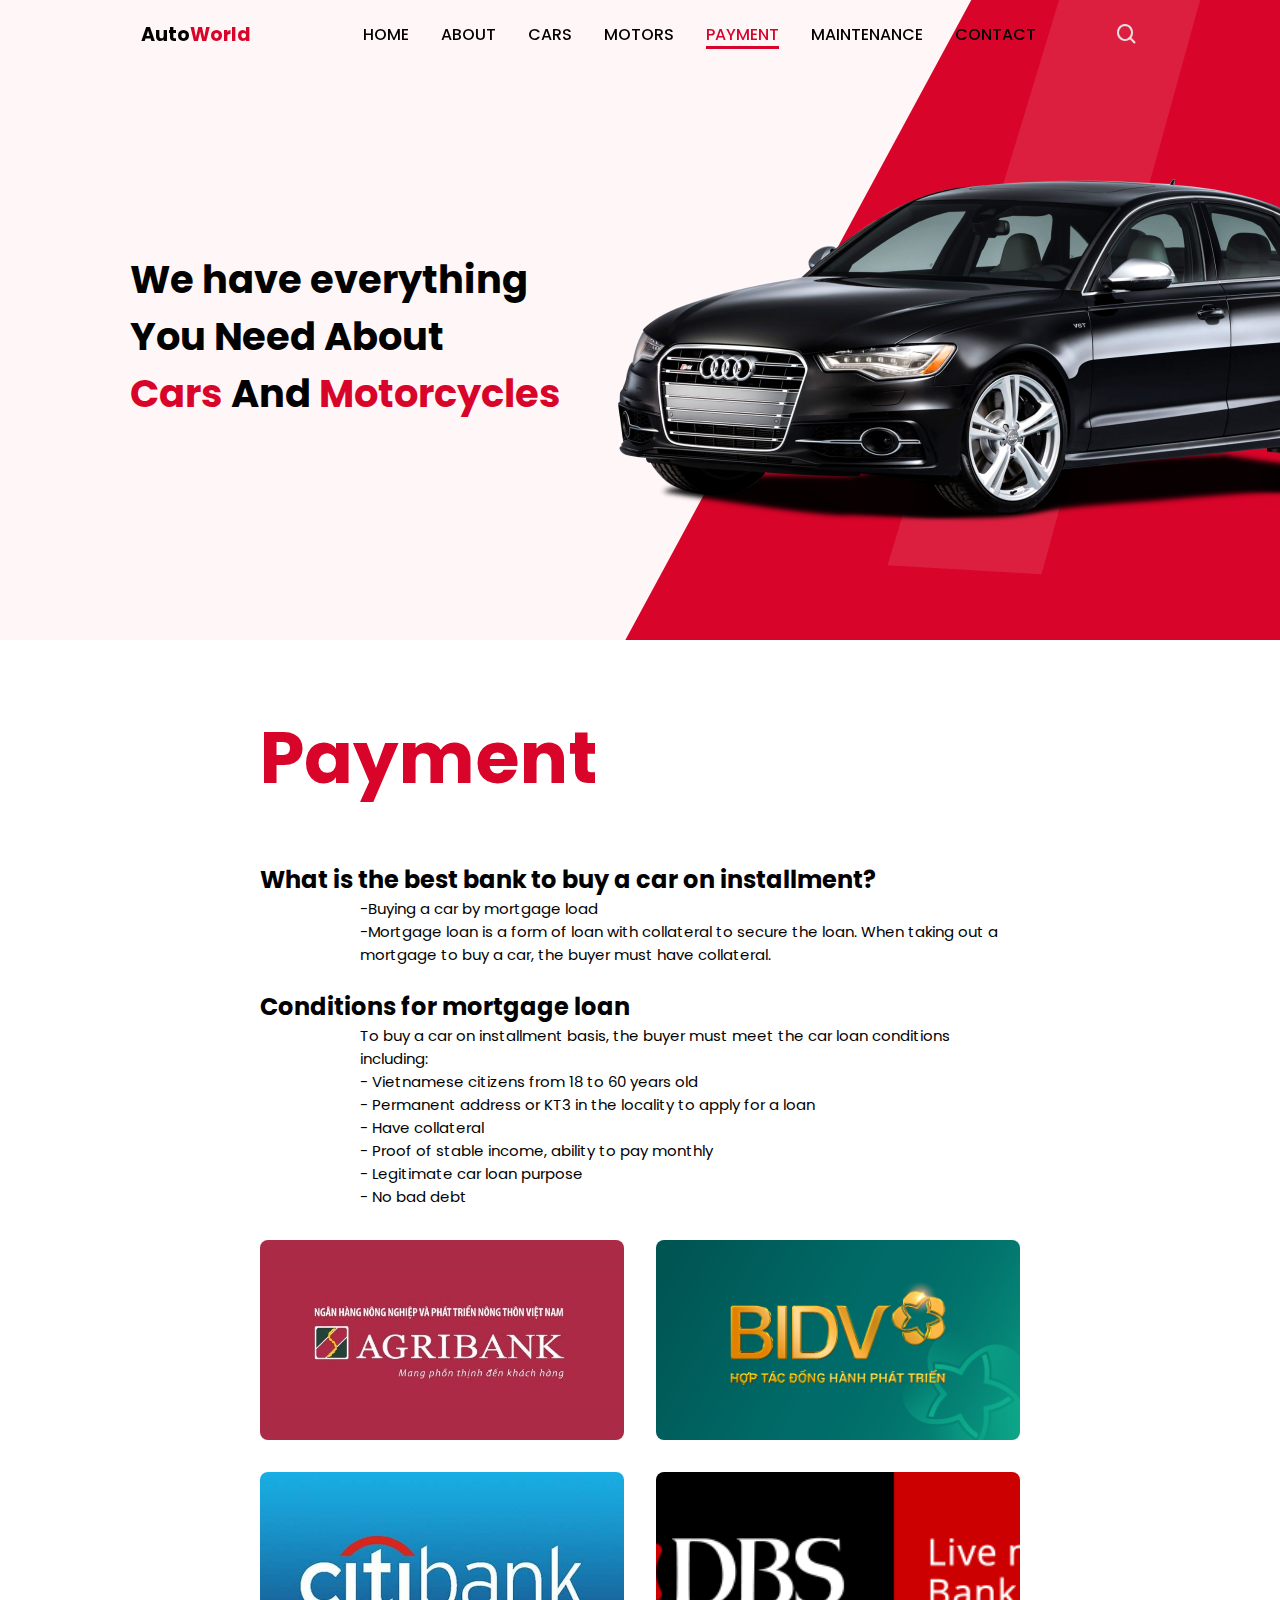
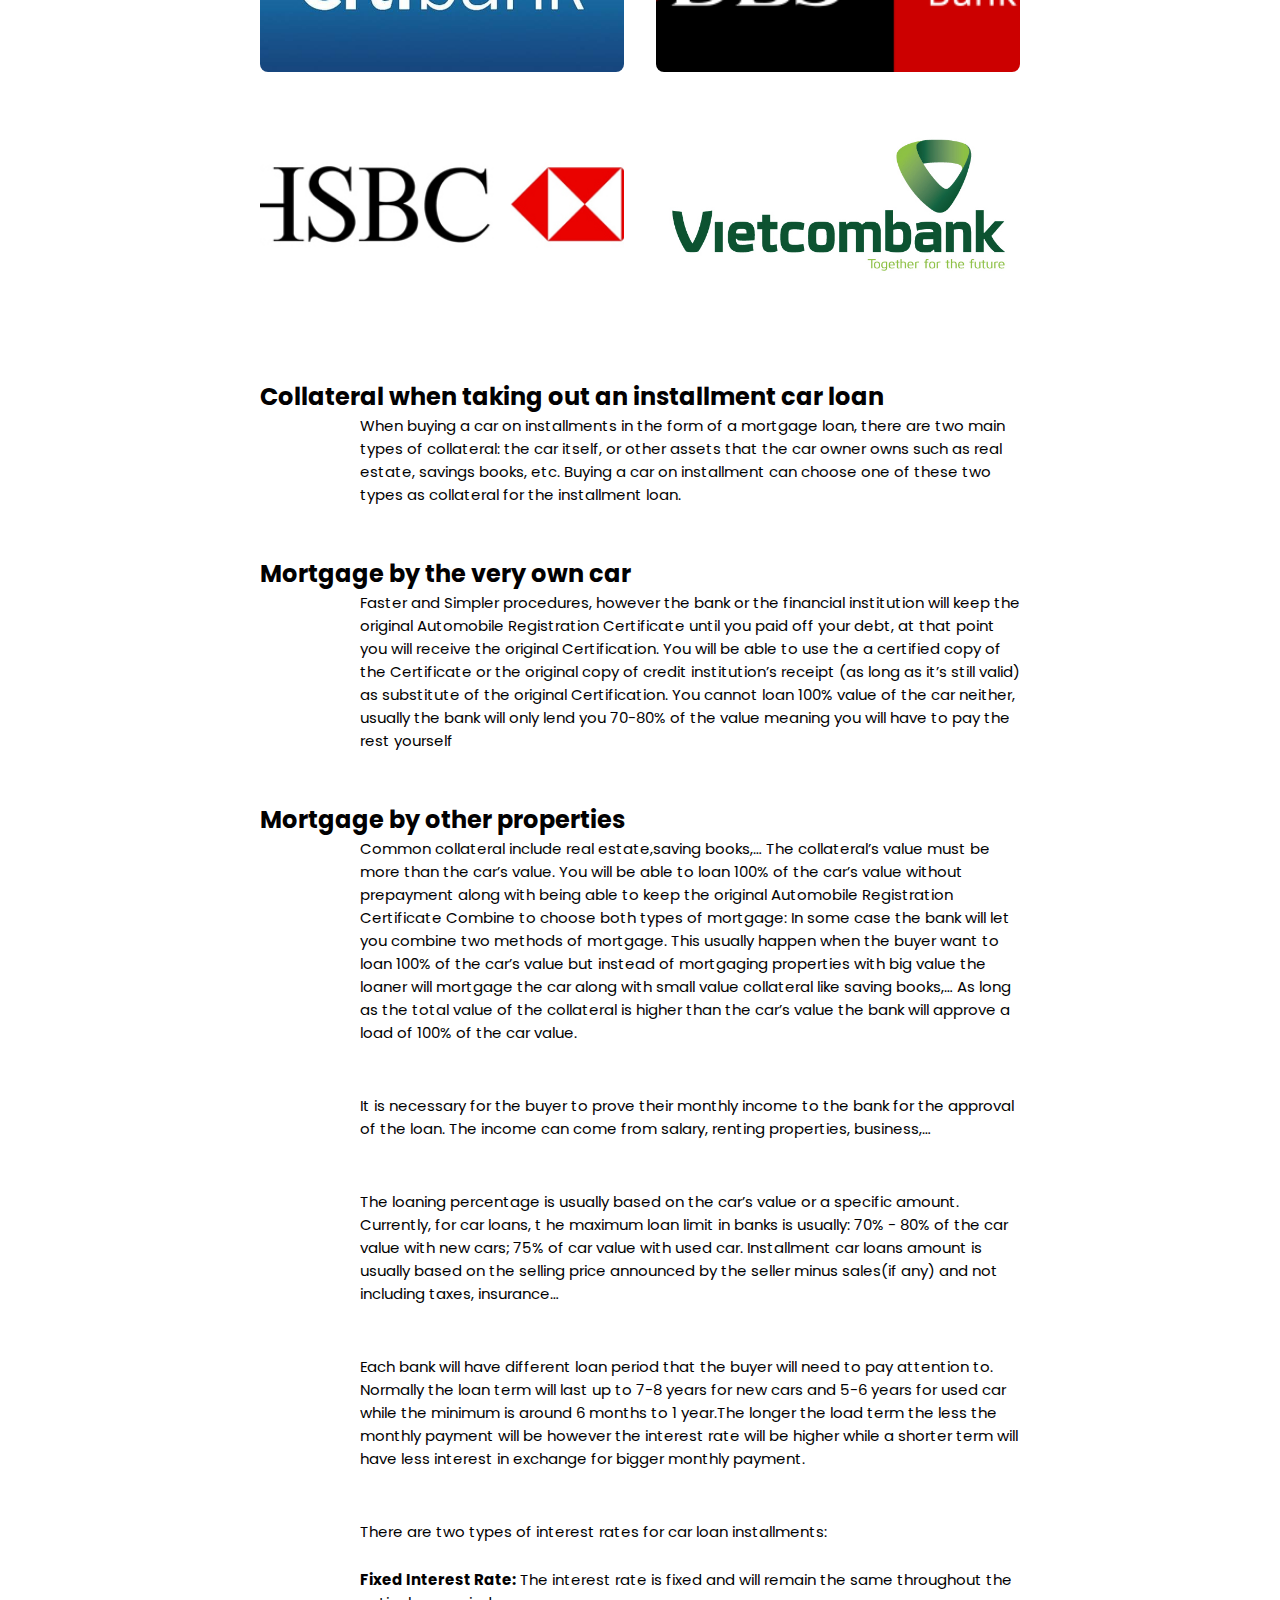
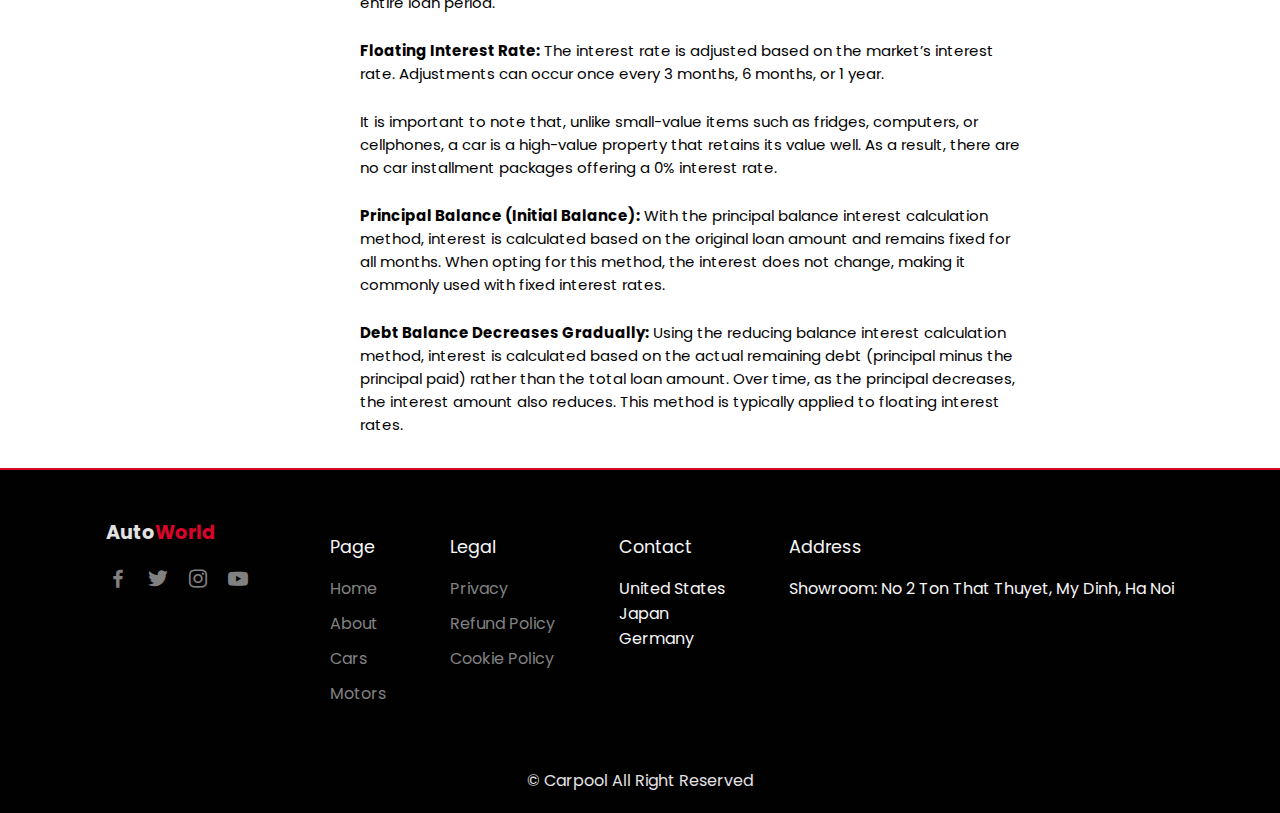
<file: Payment.html>
<!DOCTYPE html>
<html lang="en">
<head>
    <meta charset="UTF-8">
    <meta http-equiv="X-UA-Compatible" content="IE=edge">
    <meta name="viewport" content="width=device-width, initial-scale=1.0">
    <title>Responsive Car Sale Website</title>

    <!--  link to CSS-->
    <link rel="stylesheet" href="asset/css/payment.css">
    <!--  box Icon-->
    <link href='https://unpkg.com/boxicons@2.1.4/css/boxicons.min.css' rel='stylesheet'>
</head>
<body>
<!--    Navbar-->
<header>
    <!--    Nav Container-->
    <div class="nav container">
        <!--        Menu Icon-->
        <i class='bx bx-menu' id="menu-icon"></i>
        <!--        Logo-->
        <a href="#" class="logo">Auto<span>World</span></a>
        <!--        Nav List-->
        <ul class="navbar">
            <li><a href="index.html">Home</a></li>
            <li><a href="about.html">About</a></li>
            <li><a href="Porsche.html">Cars</a></li>
            <li><a href="motors.html">Motors</a></li>
            <li><a href="Payment.html" class="active">Payment</a></li>
            <li><a href="Maintenance.html">Maintenance</a></li>
            <li><a href="contact.html">Contact</a></li>
        </ul>
        <!--Search Icon-->
       <i class='bx bx-search' id="search-icon"></i>
        <!--Search Box-->
        <div class="search-box container">
            <input type="search" name="" id="" placeholder="Search here...">
        </div>
    </div>
</header>
<!--Home-->
    <section class="home" id="home">
        <div class="home-text">
            <h1>We have everything<br>You Need About</h1>
            <h1><span> Cars</span> And<span> Motorcycles</span> </h1>
        </div>
    </section>

<!--Car Section-->
<section class="cars">
    <div class="heading3">
        <span>Payment</span>
        <br>
        <br>
        <br>
        <h2>What is the best bank to buy a car on installment?</h2>
        <p>-Buying a car by mortgage load
            <br> -Mortgage loan is a form of loan with collateral to secure the loan.
            When taking out a mortgage to buy a car, the buyer must have collateral.<br>
            <br>
        <h2> Conditions for mortgage loan</h2>
        <p>To buy a car on installment basis, the buyer must meet the car loan conditions including:
            <br> -	Vietnamese citizens from 18 to 60 years old
            <br> -	Permanent address or KT3 in the locality to apply for a loan
            <br>-	Have collateral
            <br> -	Proof of stable income, ability to pay monthly
            <br>-	Legitimate car loan purpose
            <br>-	No bad debt


            <!--        Cars Container-->
        <div class="cars-container container">
            <!--            Box 1-->
            <div class="box">
                <a href="https://www.agribank.com.vn/"><img src="asset/img/payment/bank1.png" alt=""></a>
            </div>
            <!--            Box 2-->
            <div class="box">
                <a href="https://www.bidv.com.vn/"><img src="asset/img/payment/bank2.png" alt=""></a>
            </div>
            <!--            Box 3-->
            <div class="box">
                <a href="https://www.citibank.com.vn/portal/vietnam_home_vn.htm"><img src="asset/img/payment/bank3.png" alt=""></a>
            </div>
            <!--            Box 4-->
            <div class="box">
                <a href="https://www.dbs.com.sg/index/default.page"><img src="asset/img/payment/bank4.png" alt=""></a>
            </div>
            <!--            Box 5-->
            <div class="box">
                <a href="https://www.hsbc.com.vn/"><img src="asset/img/payment/bank5.png" alt=""></a>
            </div>
            <!--            Box 6-->
            <div class="box">
                <a href="https://portal.vietcombank.com.vn/Pages/Home.aspx"><img src="asset/img/payment/Vietcombank.jpg" alt=""></a>
            </div>
        </div>

    </div>
    <br>
    <br>
    <br>
    <div class="heading3">
        <h2>Collateral when taking out an installment car loan</h2>
        <p>  When buying a car on installments in the form of a mortgage loan, there are two main types of collateral:  the car itself, or other assets that the car owner owns
            such as real estate, savings books, etc. Buying a car on installment can choose one of these two types as collateral for the installment loan.</p>
        <br>
        <br>
        <h2>Mortgage by the very own car</h2>
        <p> Faster and Simpler procedures, however the bank or the financial institution will keep the original Automobile
            Registration Certificate until you paid off your debt, at that point you will receive the original
            Certification. You will be able to use the a certified copy of the Certificate or the original copy of credit
            institution’s receipt (as long as it’s still valid) as substitute of the original Certification. You cannot
            loan 100% value of the car neither, usually the bank will only lend you 70-80% of the value meaning you will
            have to pay the rest yourself</p>
        <br>
        <br>
        <h2>Mortgage by other properties</h2>
        <p> Common collateral include real estate,saving books,… The collateral’s value must be more than the car’s value.
            You will be able to loan 100% of the car’s value without prepayment along with being able to keep the original
            Automobile Registration Certificate
            Combine to choose both types of mortgage:
            In some case the bank will let you combine two methods of mortgage. This usually happen when the buyer want
            to loan 100% of the car’s value but instead of mortgaging properties with big value the loaner will mortgage
            the car along with small value collateral like saving books,… As long as the total value of the collateral is
            higher than the car’s value the bank will approve a load of 100% of the car value.
        </p>
        <br>
        <br>
        <p>
            It is necessary for the buyer to prove their monthly income to the bank for the approval of the loan.
            The income can come from salary, renting properties, business,…
        </p>
        <br>
        <br>
        <p>
            The loaning percentage is usually based on the car’s value or a specific amount. Currently, for car loans, t
            he maximum loan limit in banks is usually: 70% - 80% of the car value with new cars; 75% of car value with used car.
            Installment car loans amount is usually based on the selling price announced by the seller minus sales(if any) and
            not including taxes, insurance…
        </p>
        <br>
        <br>
        <p>
            Each bank will have different loan period that the buyer will need to pay attention to. Normally the loan term will
            last up to 7-8 years for new cars and 5-6 years for used car while the minimum is around 6 months to 1 year.The longer the load term the less the monthly payment will be however the interest rate will be higher while a
            shorter term will have less interest in exchange for bigger monthly payment.
        </p>
        <br>
        <br>
        <p>There are two types of interest rates for car loan installments:</p>
        <br>
        <p>
            <strong>Fixed Interest Rate:</strong>
            The interest rate is fixed and will remain the same throughout the entire loan period.
        </p>
        <br>
        <p>
            <strong>Floating Interest Rate:</strong>
            The interest rate is adjusted based on the market’s interest rate. Adjustments can occur once every
            3 months, 6 months, or 1 year.
        </p>
        <br>
        <p>
            It is important to note that, unlike small-value items such as fridges, computers, or cellphones,
            a car is a high-value property that retains its value well. As a result, there are no car installment
            packages offering a 0% interest rate.
        </p>
        <br>
        <p>
            <strong>Principal Balance (Initial Balance):</strong>
            With the principal balance interest calculation method, interest is calculated based on the original
            loan amount and remains fixed for all months. When opting for this method, the interest does not change,
            making it commonly used with fixed interest rates.
        </p>
        <br>
        <p>
            <strong>Debt Balance Decreases Gradually:</strong>
            Using the reducing balance interest calculation method, interest is calculated based on the actual
            remaining debt (principal minus the principal paid) rather than the total loan amount. Over time, as
            the principal decreases, the interest amount also reduces. This method is typically applied to floating
            interest rates.
        </p>
    </div>
</section>



<!--    Footer-->
<section class="footer">
    <div class="footer-container container">
        <div class="footer-box">
            <a href="#" class="logo">Auto<span>World</span></a>
            <div class="social">
                <a href="#"><i class='bx bxl-facebook' ></i></a>
                <a href="#"><i class='bx bxl-twitter' ></i></a>
                <a href="#"><i class='bx bxl-instagram' ></i></a>
                <a href="#"><i class='bx bxl-youtube' ></i></a>
            </div>
        </div>
        <div class="footer-box">
            <h3>Page</h3>
            <a href="index.html">Home</a>
            <a href="about.html">About</a>
            <a href="Porsche.html">Cars</a>
            <a href="motors.html">Motors</a>
        </div>
        <div class="footer-box">
            <h3>Legal</h3>
            <a href="#">Privacy</a>
            <a href="#">Refund Policy</a>
            <a href="#">Cookie Policy</a>

        </div>
        <div class="footer-box">
            <h3>Contact</h3>
            <p>United States</p>
            <p>Japan</p>
            <p>Germany</p>
        </div>
        <div class="footer-box">
            <h3>Address</h3>
            <p>Showroom: No 2 Ton That Thuyet, My Dinh, Ha Noi</p>
            <div style="width:200px;height:50px;">
                <iframe src="https://www.google.com/maps/embed?pb=!1m18!1m12!1m3!1d3724.1110271992316!2d105.77816267431734!3d21.02824308062098!2m3!1f0!2f0!3f0!3m2!1i1024!2i768!4f13.1!3m3!1m2!1s0x313454b2de700001%3A0xce7671b253d40386!2zU8O0zIEgMiBUw7RuIFRo4bqldCBUaHV54bq_dCwgTeG7uSDEkMOsbmgsIE5hbSBU4burIExpw6ptLCBIw6AgTuG7mWkgMTAwMDAwLCBWaeG7h3QgTmFt!5e0!3m2!1svi!2sus!4v1735121426650!5m2!1svi!2sus" 
                width="300" height="50" style="border:0;" allowfullscreen="" frameborder="0"></iframe>
            </div>
        </div>

    </div>
</section>
<!--    Copyright-->
<div class="copyright">
    <p>&#169; Carpool All Right Reserved</p>
</div>
<!--Link to Js-->
<script src="asset/js/main.js"></script>
</body>
</html>
</file>
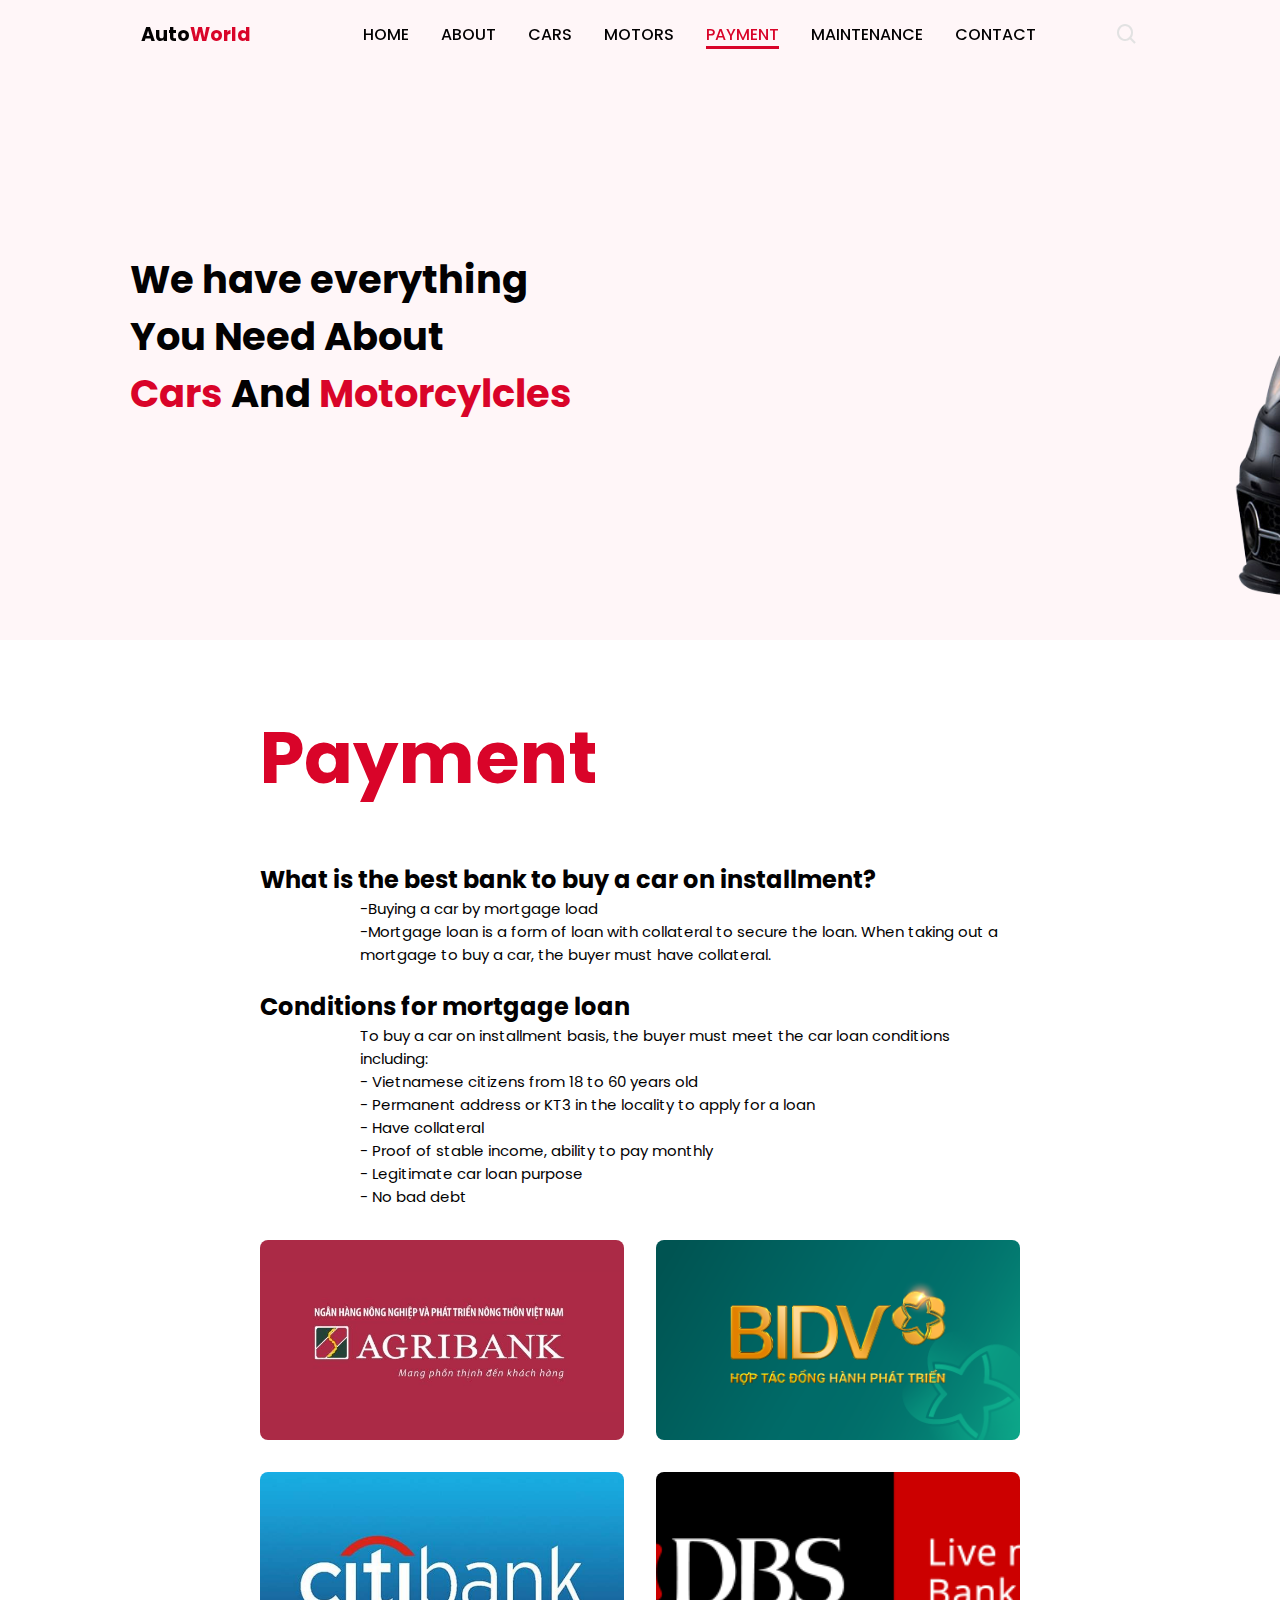
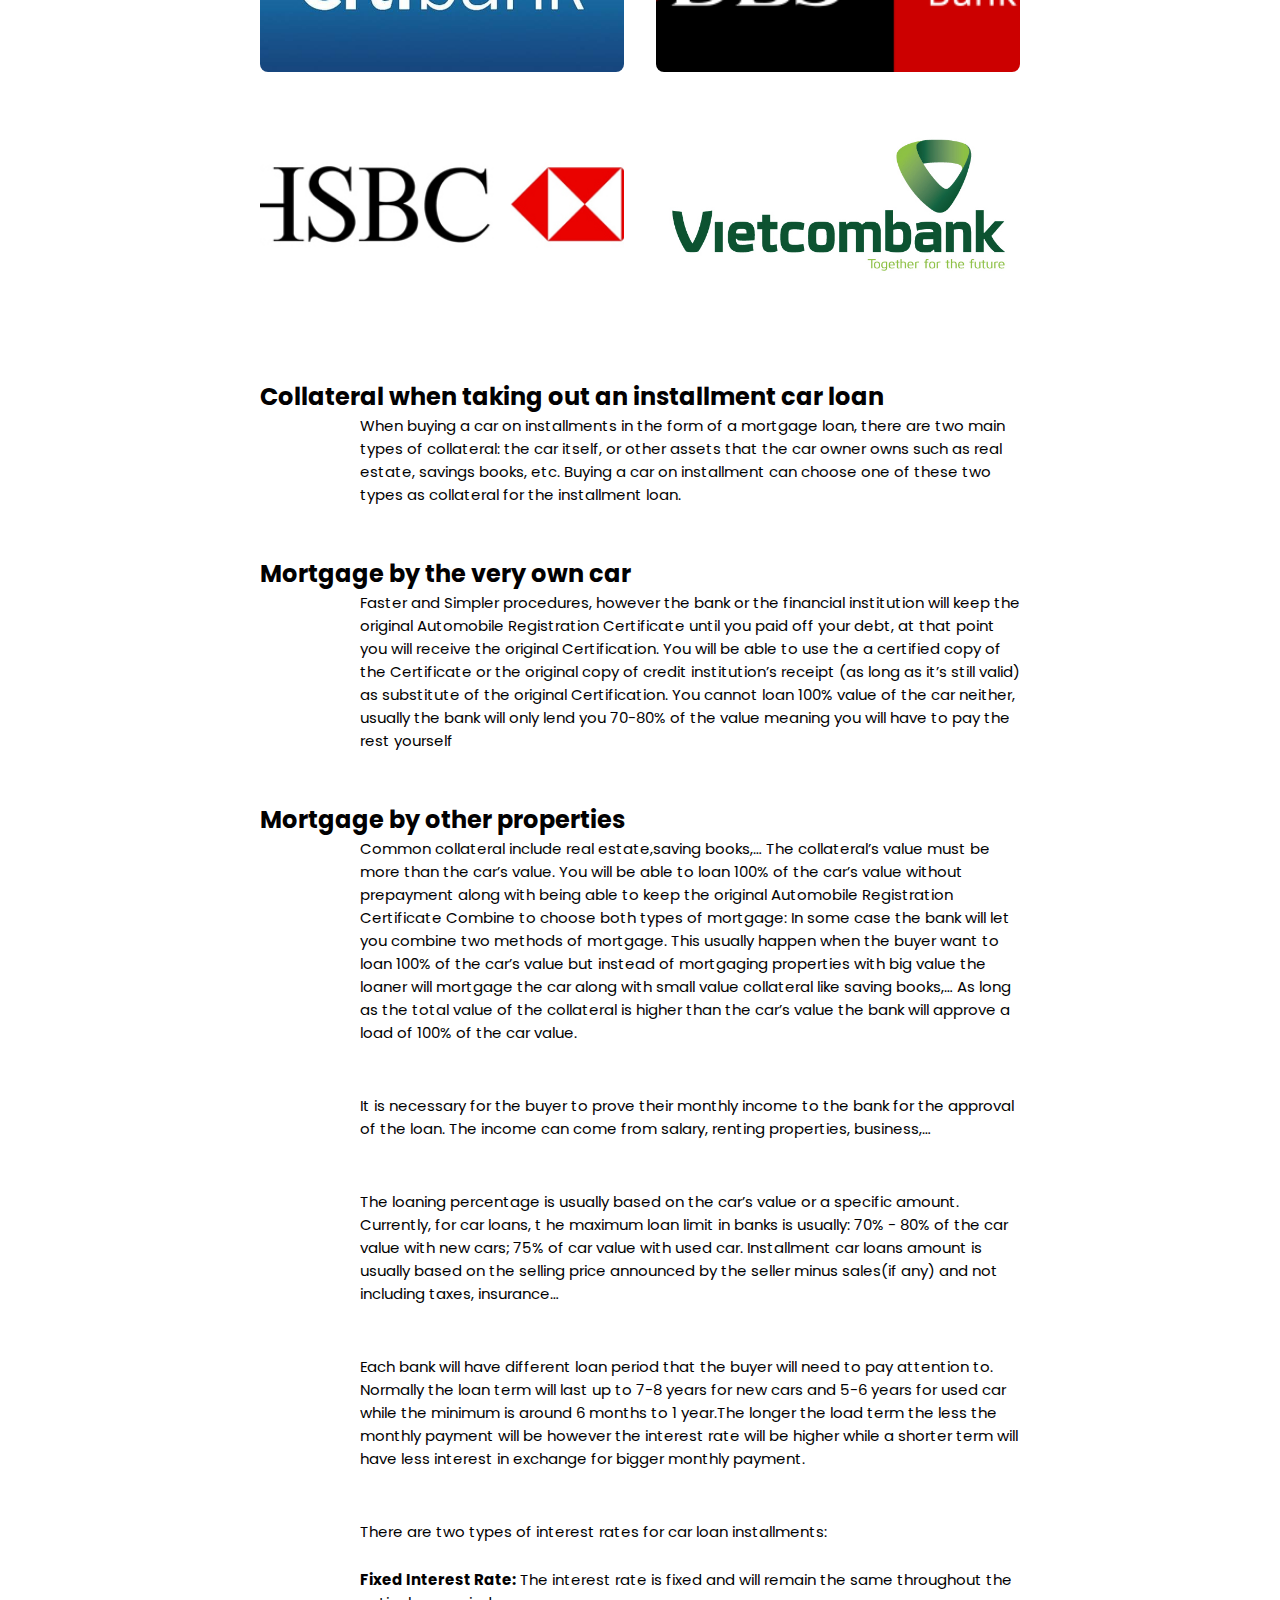
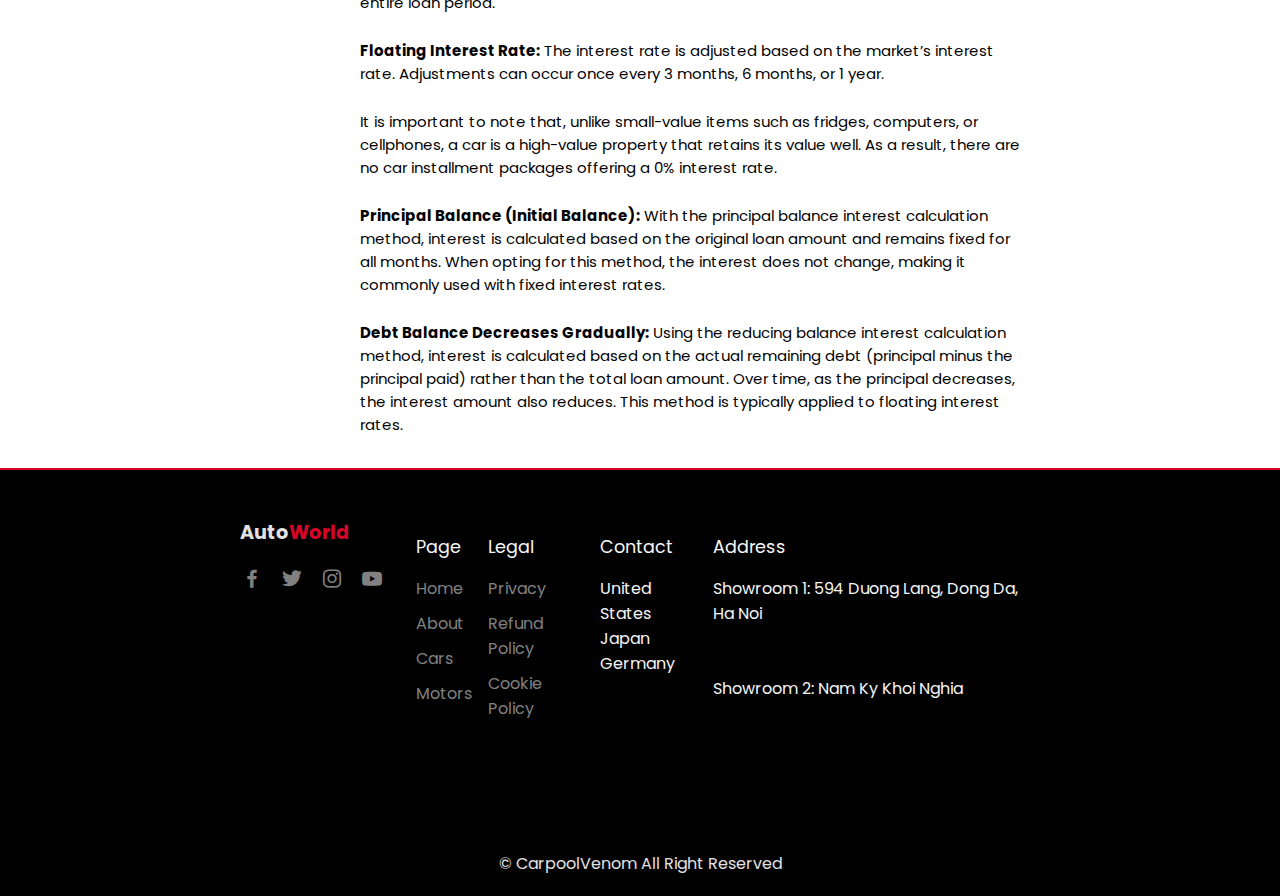
<file: payment.html>
<!DOCTYPE html>
<html lang="en">
<head>
    <meta charset="UTF-8">
    <meta http-equiv="X-UA-Compatible" content="IE=edge">
    <meta name="viewport" content="width=device-width, initial-scale=1.0">
    <title>Responsive Car Sale Website</title>

    <!--  link to CSS-->
    <link rel="stylesheet" href="asset/css/style.css">
    <!--  box Icon-->
    <link href='https://unpkg.com/boxicons@2.1.4/css/boxicons.min.css' rel='stylesheet'>
</head>
<body>
<!--    Navbar-->
<header>
    <!--    Nav Container-->
    <div class="nav container">
        <!--        Menu Icon-->
        <i class='bx bx-menu' id="menu-icon"></i>
        <!--        Logo-->
        <a href="#" class="logo">Auto<span>World</span></a>
        <!--        Nav List-->
        <ul class="navbar">
            <li><a href="HomePage.html">Home</a></li>
            <li><a href="about.html">About</a></li>
            <li><a href="Porsche.html">Cars</a></li>
            <li><a href="motors.html">Motors</a></li>
            <li><a href="Payment.html" class="active">Payment</a></li>
            <li><a href="Maintenance.html">Maintenance</a></li>
            <li><a href="contact.html">Contact</a></li>
        </ul>
        <!--        Search Icon-->
        <i class='bx bx-search' id="search-icon"></i>
        <!--        Search Box-->
        <!--        <div class="search-box container">-->
        <!--            <input type="search" name="" id="" placeholder="Search here...">-->
        <!--        </div>-->
    </div>
</header>
<!--Home-->
    <section class="home" id="home">
        <div class="home-text">
            <h1>We have everything<br>You Need About</h1>
            <h1><span> Cars</span> And<span> Motorcylcles</span> </h1>
        </div>
    </section>

<!--Car Section-->
<section class="cars">
    <div class="heading3">
        <span>Payment</span>
        <br>
        <br>
        <br>
        <h2>What is the best bank to buy a car on installment?</h2>
        <p>-Buying a car by mortgage load
            <br> -Mortgage loan is a form of loan with collateral to secure the loan.
            When taking out a mortgage to buy a car, the buyer must have collateral.<br>
            <br>
        <h2> Conditions for mortgage loan</h2>
        <p>To buy a car on installment basis, the buyer must meet the car loan conditions including:
            <br> -	Vietnamese citizens from 18 to 60 years old
            <br> -	Permanent address or KT3 in the locality to apply for a loan
            <br>-	Have collateral
            <br> -	Proof of stable income, ability to pay monthly
            <br>-	Legitimate car loan purpose
            <br>-	No bad debt


            <!--        Cars Container-->
        <div class="cars-container container">
            <!--            Box 1-->
            <div class="box">
                <a href="https://www.agribank.com.vn/"><img src="asset/img/payment/bank1.png" alt=""></a>
            </div>
            <!--            Box 2-->
            <div class="box">
                <a href="https://www.bidv.com.vn/"><img src="asset/img/payment/bank2.png" alt=""></a>
            </div>
            <!--            Box 3-->
            <div class="box">
                <a href="https://www.citibank.com.vn/portal/vietnam_home_vn.htm"><img src="asset/img/payment/bank3.png" alt=""></a>
            </div>
            <!--            Box 4-->
            <div class="box">
                <a href="https://www.dbs.com.sg/index/default.page"><img src="asset/img/payment/bank4.png" alt=""></a>
            </div>
            <!--            Box 5-->
            <div class="box">
                <a href="https://www.hsbc.com.vn/"><img src="asset/img/payment/bank5.png" alt=""></a>
            </div>
            <!--            Box 6-->
            <div class="box">
                <a href="https://portal.vietcombank.com.vn/Pages/Home.aspx"><img src="asset/img/payment/Vietcombank.jpg" alt=""></a>
            </div>
        </div>

    </div>
    <br>
    <br>
    <br>
    <div class="heading3">
        <h2>Collateral when taking out an installment car loan</h2>
        <p>  When buying a car on installments in the form of a mortgage loan, there are two main types of collateral:  the car itself, or other assets that the car owner owns
            such as real estate, savings books, etc. Buying a car on installment can choose one of these two types as collateral for the installment loan.</p>
        <br>
        <br>
        <h2>Mortgage by the very own car</h2>
        <p> Faster and Simpler procedures, however the bank or the financial institution will keep the original Automobile
            Registration Certificate until you paid off your debt, at that point you will receive the original
            Certification. You will be able to use the a certified copy of the Certificate or the original copy of credit
            institution’s receipt (as long as it’s still valid) as substitute of the original Certification. You cannot
            loan 100% value of the car neither, usually the bank will only lend you 70-80% of the value meaning you will
            have to pay the rest yourself</p>
        <br>
        <br>
        <h2>Mortgage by other properties</h2>
        <p> Common collateral include real estate,saving books,… The collateral’s value must be more than the car’s value.
            You will be able to loan 100% of the car’s value without prepayment along with being able to keep the original
            Automobile Registration Certificate
            Combine to choose both types of mortgage:
            In some case the bank will let you combine two methods of mortgage. This usually happen when the buyer want
            to loan 100% of the car’s value but instead of mortgaging properties with big value the loaner will mortgage
            the car along with small value collateral like saving books,… As long as the total value of the collateral is
            higher than the car’s value the bank will approve a load of 100% of the car value.
        </p>
        <br>
        <br>
        <p>
            It is necessary for the buyer to prove their monthly income to the bank for the approval of the loan.
            The income can come from salary, renting properties, business,…
        </p>
        <br>
        <br>
        <p>
            The loaning percentage is usually based on the car’s value or a specific amount. Currently, for car loans, t
            he maximum loan limit in banks is usually: 70% - 80% of the car value with new cars; 75% of car value with used car.
            Installment car loans amount is usually based on the selling price announced by the seller minus sales(if any) and
            not including taxes, insurance…
        </p>
        <br>
        <br>
        <p>
            Each bank will have different loan period that the buyer will need to pay attention to. Normally the loan term will
            last up to 7-8 years for new cars and 5-6 years for used car while the minimum is around 6 months to 1 year.The longer the load term the less the monthly payment will be however the interest rate will be higher while a
            shorter term will have less interest in exchange for bigger monthly payment.
        </p>
        <br>
        <br>
        <p>There are two types of interest rates for car loan installments:</p>
        <br>
        <p>
            <strong>Fixed Interest Rate:</strong>
            The interest rate is fixed and will remain the same throughout the entire loan period.
        </p>
        <br>
        <p>
            <strong>Floating Interest Rate:</strong>
            The interest rate is adjusted based on the market’s interest rate. Adjustments can occur once every
            3 months, 6 months, or 1 year.
        </p>
        <br>
        <p>
            It is important to note that, unlike small-value items such as fridges, computers, or cellphones,
            a car is a high-value property that retains its value well. As a result, there are no car installment
            packages offering a 0% interest rate.
        </p>
        <br>
        <p>
            <strong>Principal Balance (Initial Balance):</strong>
            With the principal balance interest calculation method, interest is calculated based on the original
            loan amount and remains fixed for all months. When opting for this method, the interest does not change,
            making it commonly used with fixed interest rates.
        </p>
        <br>
        <p>
            <strong>Debt Balance Decreases Gradually:</strong>
            Using the reducing balance interest calculation method, interest is calculated based on the actual
            remaining debt (principal minus the principal paid) rather than the total loan amount. Over time, as
            the principal decreases, the interest amount also reduces. This method is typically applied to floating
            interest rates.
        </p>
    </div>
</section>

<!--    Footer-->
<section class="footer">
    <div class="footer-container container">
        <div class="footer-box">
            <a href="#" class="logo">Auto<span>World</span></a>
            <div class="social">
                <a href="#"><i class='bx bxl-facebook' ></i></a>
                <a href="#"><i class='bx bxl-twitter' ></i></a>
                <a href="#"><i class='bx bxl-instagram' ></i></a>
                <a href="#"><i class='bx bxl-youtube' ></i></a>
            </div>
        </div>
        <div class="footer-box">
            <h3>Page</h3>
            <a href="HomePage.html">Home</a>
            <a href="about.html">About</a>
            <a href="Porsche.html">Cars</a>
            <a href="motors.html">Motors</a>
        </div>
        <div class="footer-box">
            <h3>Legal</h3>
            <a href="#">Privacy</a>
            <a href="#">Refund Policy</a>
            <a href="#">Cookie Policy</a>

        </div>
        <div class="footer-box">
            <h3>Contact</h3>
            <p>United States</p>
            <p>Japan</p>
            <p>Germany</p>
        </div>
        <div class="footer-box">
            <h3>Address</h3>
            <p>Showroom 1: 594 Duong Lang, Dong Da, Ha Noi</p>
            <div style="width:200px;height:50px;">
                <iframe src="https://www.google.com/maps/embed?pb=!1m18!1m12!1m3!
    1d3723.8977453149246!2d105.83245751424809!3d21.036777085994046!
    2m3!1f0!2f0!3f0!3m2!1i1024!2i768!4f13.1!3m3!1m2!
    1s0x3135aba15ec15d17%3A0x620e85c2cfe14d4c!2zTMSDbmcgSOG7kyBDaMOtIE1pbmg!
    5e0!3m2!1svi!2sus!4v1501056274257" width="300" height="50"
                        frameborder="0" style="border:0" allowfullscreen></iframe>
            </div>
            <p>Showroom 2: Nam Ky Khoi Nghia</p>
            <div style="width:200px;height:50px;">
                <iframe src="https://www.google.com/maps/embed?pb=!1m18!1m12!1m3!
    1d3723.8977453149246!2d105.83245751424809!3d21.036777085994046!
    2m3!1f0!2f0!3f0!3m2!1i1024!2i768!4f13.1!3m3!1m2!
    1s0x3135aba15ec15d17%3A0x620e85c2cfe14d4c!2zTMSDbmcgSOG7kyBDaMOtIE1pbmg!
    5e0!3m2!1svi!2sus!4v1501056274257" width="300" height="50"
                        frameborder="0" style="border:0" allowfullscreen></iframe>
            </div>
        </div>

    </div>
</section>
<!--    Copyright-->
<div class="copyright">
    <p>&#169; CarpoolVenom All Right Reserved</p>
</div>
<!--Link to Js-->
<script src="asset/js/main.js"></script>
</body>
</html>
</file>
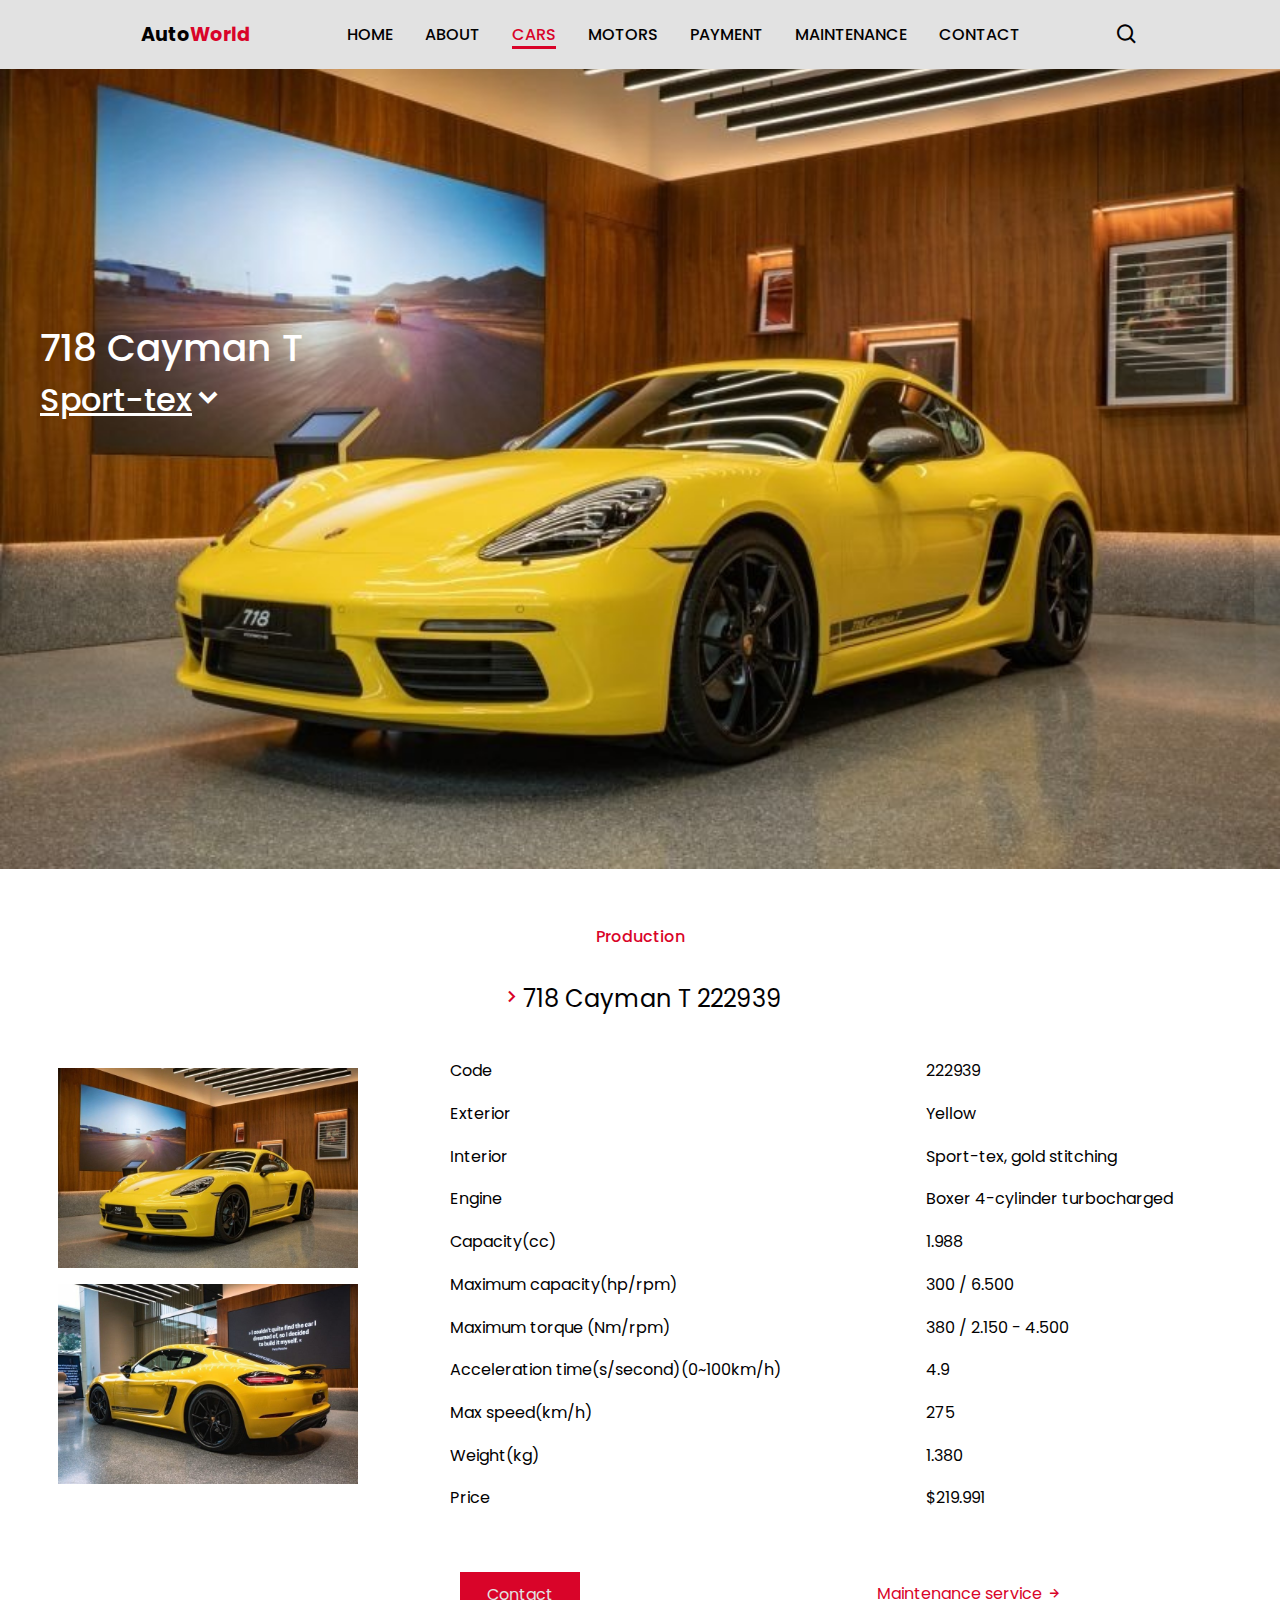
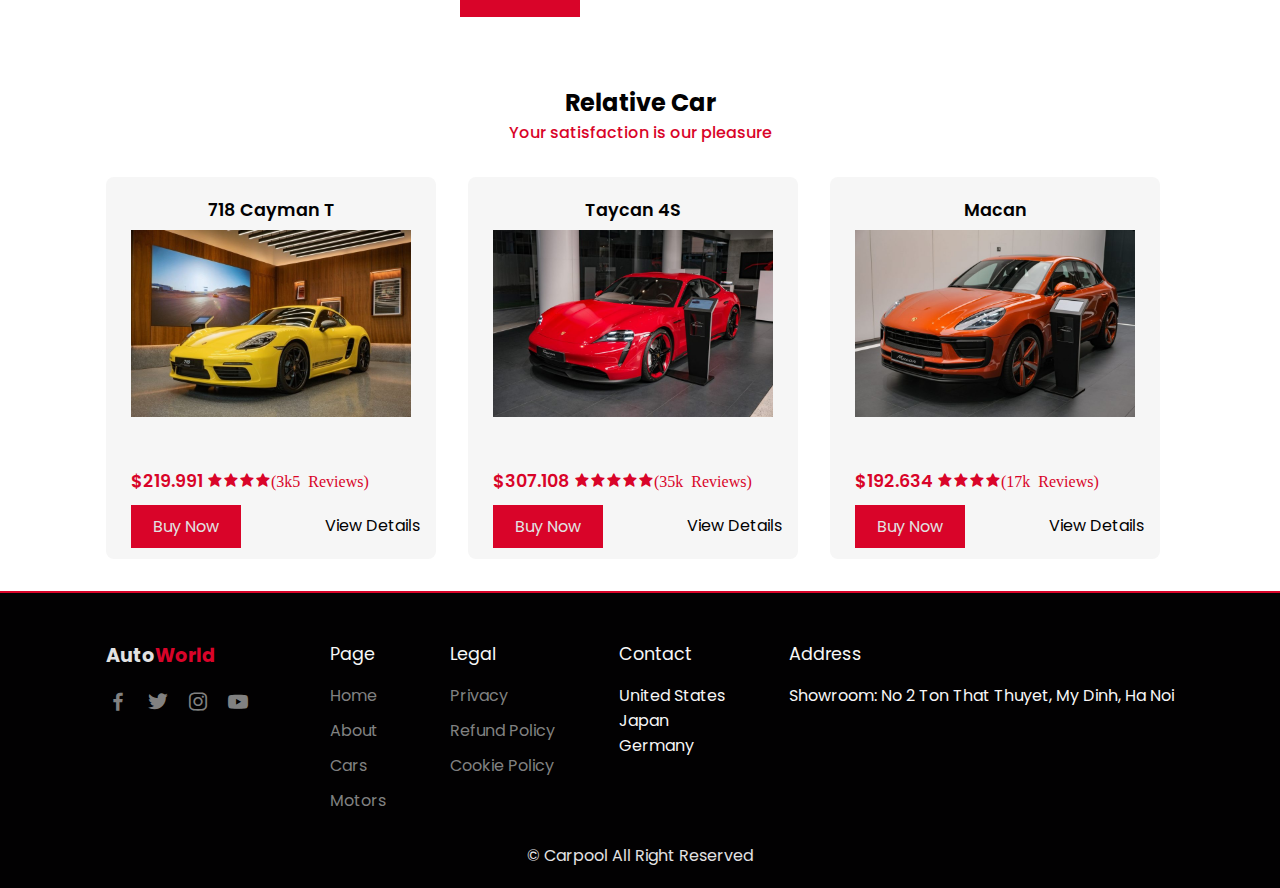
<file: pdetail.html>
<!DOCTYPE html>
<html>
    <head>
        <meta charset="UTF-8">
        <title>718 Cayman T 222939</title>
        <link rel="stylesheet" href="asset/css/pdetail.css">
        <!-- Thư viện để lấy icon -->
        <link href='https://unpkg.com/boxicons@2.1.4/css/boxicons.min.css' rel='stylesheet'>
    </head>

    <body>
        <header>
            <div class="nav1 container1">
                <!-- logo -->
                 <a href="" class="logo1">Auto<span>World </span></a>
                 <!-- list -->
                 <ul class="navbar1">
                    <li><a href="index.html">Home</a></li>
                    <li><a href="about.html">About</a></li>
                    <li><a href="Porsche.html" class="active">Cars</a></li>
                    <li><a href="motors.html">Motors</a></li>
                    <li><a href="payment.html">Payment</a></li>
                    <li><a href="Maintenance.html">Maintenance</a></li>
                    <li><a href="contact.html">Contact</a></li>
                 </ul>
                 <!-- search icon -->
                  <i class="bx bx-search" id="search-icon"></i>
                 <!-- search box -->
                  <div class="search-box container1">
                    <input type="search" placeholder="Search here...">
                  </div>
            </div>
        </header>

        <section class="home" id="home">
            <div>
                <img src="asset/img/pdetail/Pdetail1.jpg" alt="">
            </div>
            <div class="home-text">
                <h3>718 Cayman T</h3>
                <h4>Sport-tex<i class='bx bxs-chevron-down'></i></h4>
            </div>
        </section>

        <section class="cars" id="cars">
            <div class="heading1">
                <span>Production</span>
            </div>
            <h2><i class='bx bx-chevron-right'></i>718 Cayman T 222939</h2>
            <div class="cars-container container"> 
                <div class="box1">
                    <img src="asset/img/pdetail/Pdetail1.jpg" alt="">
                    <img src="asset/img/pdetail/PDetail2.jpg" alt="">
                </div>
                <table class="table">
                    <tbody>
                    <tr class="D-row">
                        <td class="D-caption"> Code</td>
                        <td class="D-pdk"> 222939</td>
                    </tr>
                    <tr class="D-row">
                        <td class="D-caption"> Exterior</td>
                        <td class="D-pdk"> Yellow</td>
                    </tr>
                    <tr class="D-row">
                        <td class="D-caption"> Interior</td>
                        <td class="D-pdk"> Sport-tex, gold stitching</td>
                    </tr>
                    <tr class="D-row">
                        <td class="D-caption"> Engine</td>
                        <td class="D-pdk"> Boxer 4-cylinder turbocharged</td>
                    </tr>
                    <tr class="D-row">
                        <td class="D-caption"> Capacity(cc)</td>
                        <td class="D-pdk"> 1.988</td>
                    </tr>
                    <tr class="D-row">
                        <td class="D-caption"> Maximum capacity(hp/rpm)</td>
                        <td class="D-pdk"> 300 / 6.500</td>
                    </tr>
                    <tr class="D-row">
                        <td class="D-caption"> Maximum torque (Nm/rpm)</td>
                        <td class="D-pdk"> 380 / 2.150 - 4.500</td>
                    </tr>
                    <tr class="D-row">
                        <td class="D-caption"> Acceleration time(s/second)(0~100km/h)</td>
                        <td class="D-pdk"> 4.9</td>
                    </tr>
                    <tr class="D-row">
                        <td class="D-caption"> Max speed(km/h)</td>
                        <td class="D-pdk"> 275</td>
                    </tr>
                    <tr class="D-row">
                        <td class="D-caption"> Weight(kg)</td>
                        <td class="D-pdk"> 1.380</td>
                    </tr>
                    <tr class="D-row">
                        <td class="D-caption"> Price</td>
                        <td class="D-pdk"> $219.991</td>
                    </tr>
                    </tbody>
                </table>
                <div class="text-item">
                <div class="box1">
                    <a href="contact.html" class="btn1">Contact</a>
                </div>
                <div class="box1">
                    <a href="Maintenance.html" class="blog-btn">Maintenance service<i class='bx bx-right-arrow-alt'></i></a>
                </div>
                </div>
            </div>
        </section>

        <section>
            <div class="heading1">
                <h2>Relative Car</h2>
                <span>Your satisfaction is our pleasure</span>
            </div>
            <!--Cars Container-->
            <div class="cars-container container1" id="container2">
                <!--Box1-->
                <div class="box1 element_all" data-item="porsche">
                    <div class="info">
                        <h3 class="name_item">718 Cayman T</h3>
                        <img src="asset/img/pdetail/Pdetail1.jpg" alt="">
                        <span>$219.991</span>
                        <i class='bx bxs-star'><i class='bx bxs-star'></i><i class='bx bxs-star'></i><i class='bx bxs-star'></i>(3k5 Reviews)</i>
                        <a href="payment.html" class="btn2">Buy Now</a>
                        <a target="_blank" href="pdetail.html" class="details">View Details</a>
                    </div>
                </div>
                <!--Box2-->
                <div class="box1 element_all" data-item="porsche">
                    <div class="info">
                        <h3 class="name_item">Taycan 4S</h3>
                        <img src="asset/img/pdetail/pc2.jpg" alt="">
                        <span>$307.108</span>
                        <i class='bx bxs-star'><i class='bx bxs-star'></i><i class='bx bxs-star'></i><i class='bx bxs-star'></i><i class='bx bxs-star'></i>(35k Reviews)</i>
                        <a href="payment.html" class="btn2">Buy Now</a>
                        <a href="" class="details">View Details</a>
                    </div>
                </div>
                <!--Box3-->
                <div class="box1 element_all" data-item="porsche">
                    <div class="info">
                        <h3 class="name_item">Macan</h3>
                        <img src="asset/img/pdetail/pc3.jpg" alt="">
                        <span>$192.634</span>
                        <i class='bx bxs-star'><i class='bx bxs-star'></i><i class='bx bxs-star'></i><i class='bx bxs-star'></i>(17k Reviews)</i>
                        <a href="payment.html" class="btn2">Buy Now</a>
                        <a href="" class="details">View Details</a>
                    </div>
                </div>
            </div>
        </section>

        <!-- Footer -->
        <footer class="footer">
            <div class="footer-container container1">
                <div class="footer-box">
                    <a href="index.html" class="logo1">Auto<span>World</span></a>
                    <div class="social">
                        <a href=""><i class='bx bxl-facebook' ></i></a>
                        <a href=""><i class='bx bxl-twitter' ></i></a>
                        <a href=""><i class='bx bxl-instagram' ></i></a>
                        <a href=""><i class='bx bxl-youtube' ></i></a>
                    </div>
                </div>
                <div class="footer-box">
                    <h3>Page</h3>
                    <a href="index.html">Home</a>
                    <a href="about.html">About</a>
                    <a href="Porsche.html">Cars</a>
                    <a href="motors.html">Motors</a>
                </div>
                <div class="footer-box">
                    <h3>Legal</h3>
                    <a href="">Privacy</a>
                    <a href="">Refund Policy</a>
                    <a href="">Cookie Policy</a>
                </div>
                <div class="footer-box">
                    <h3>Contact</h3>
                    <p>United States</p>
                    <p>Japan</p>
                    <p>Germany</p>
                </div>
                <div class="footer-box">
                    <h3>Address</h3>
                    <p>Showroom: No 2 Ton That Thuyet, My Dinh, Ha Noi</p>
                    <div style="width:200px;height:50px;">
                        <iframe src="https://www.google.com/maps/embed?pb=!1m18!1m12!1m3!1d3724.1110271992316!2d105.77816267431734!3d21.02824308062098!2m3!1f0!2f0!3f0!3m2!1i1024!2i768!4f13.1!3m3!1m2!1s0x313454b2de700001%3A0xce7671b253d40386!2zU8O0zIEgMiBUw7RuIFRo4bqldCBUaHV54bq_dCwgTeG7uSDEkMOsbmgsIE5hbSBU4burIExpw6ptLCBIw6AgTuG7mWkgMTAwMDAwLCBWaeG7h3QgTmFt!5e0!3m2!1svi!2sus!4v1735121426650!5m2!1svi!2sus" 
                        width="300" height="50" style="border:0;" allowfullscreen="" frameborder="0"></iframe>
                    </div>
                </div>
            </div>
        </footer>

        <!--Copyright-->
        <div class="copyright">
            <p>&#169; Carpool All Right Reserved</p>
        </div>

        <script src="asset/js/main.js"></script>
    </body>
</html>
</file>
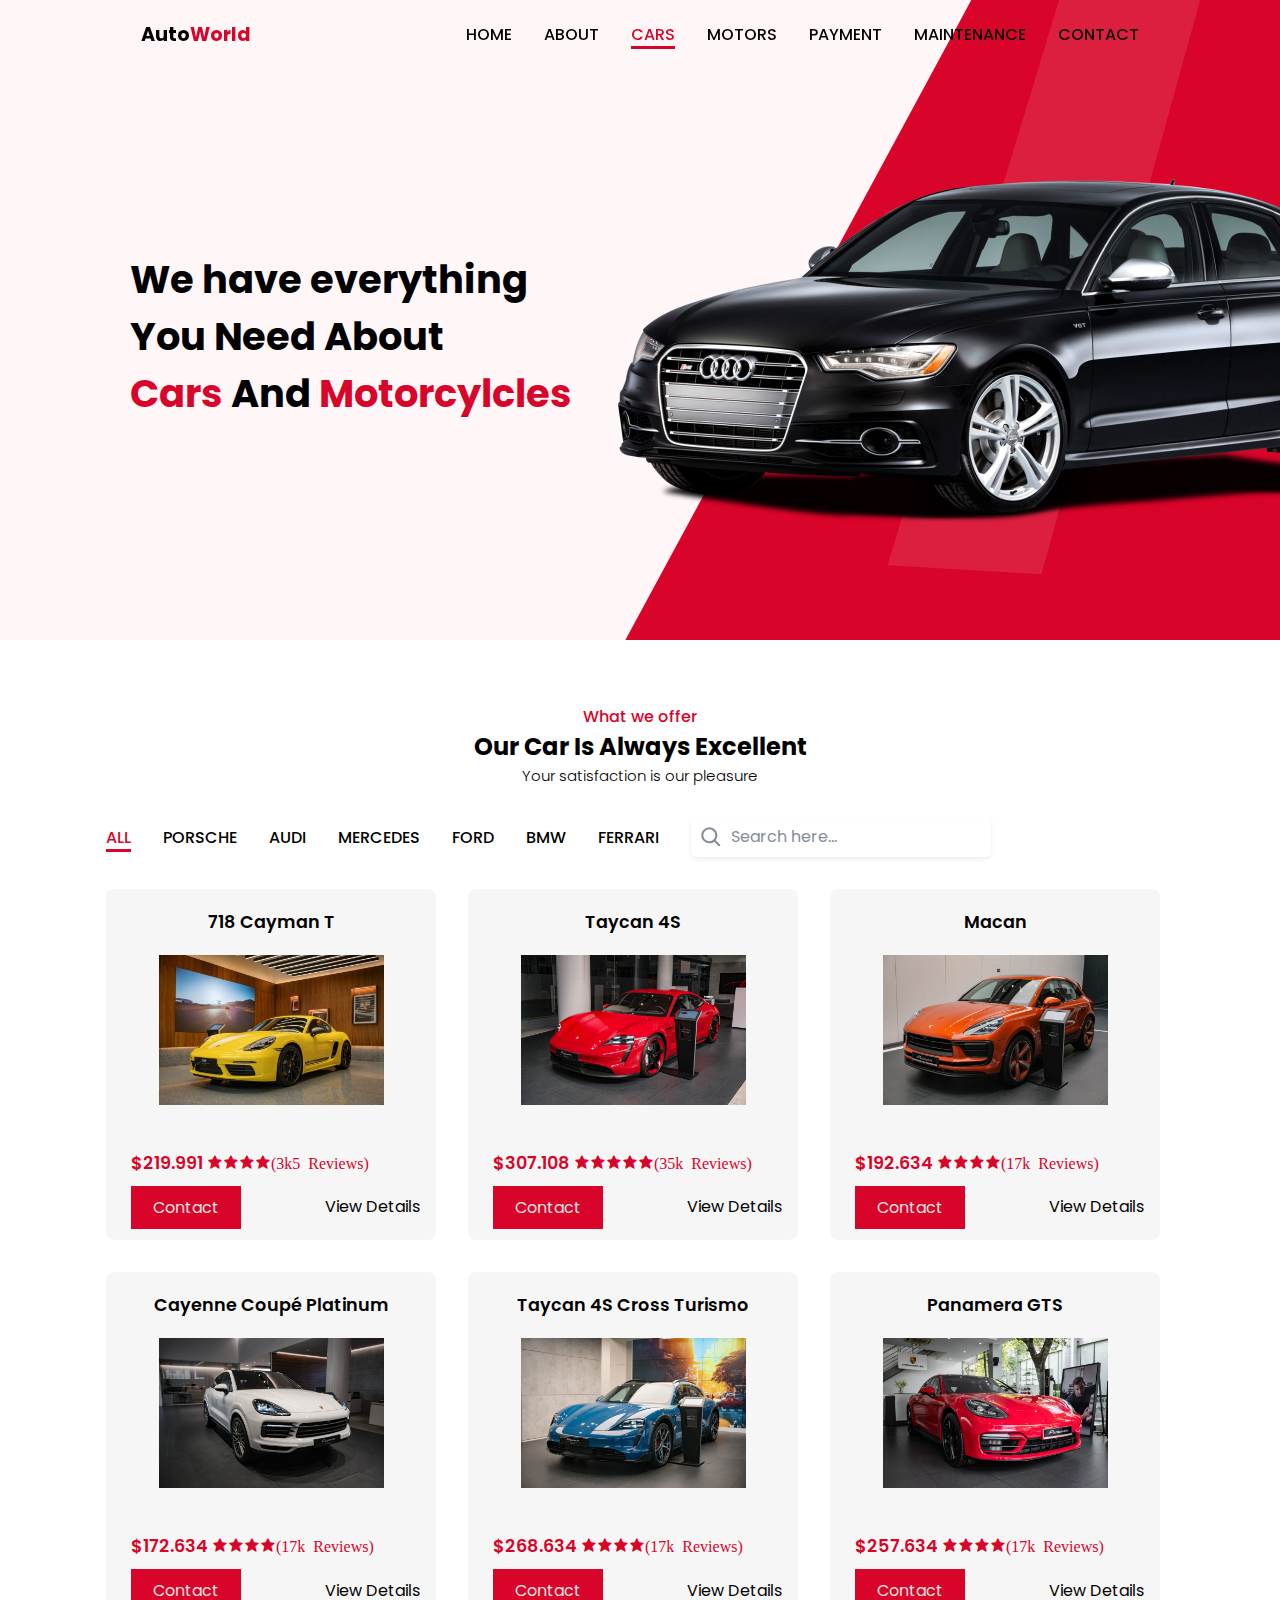
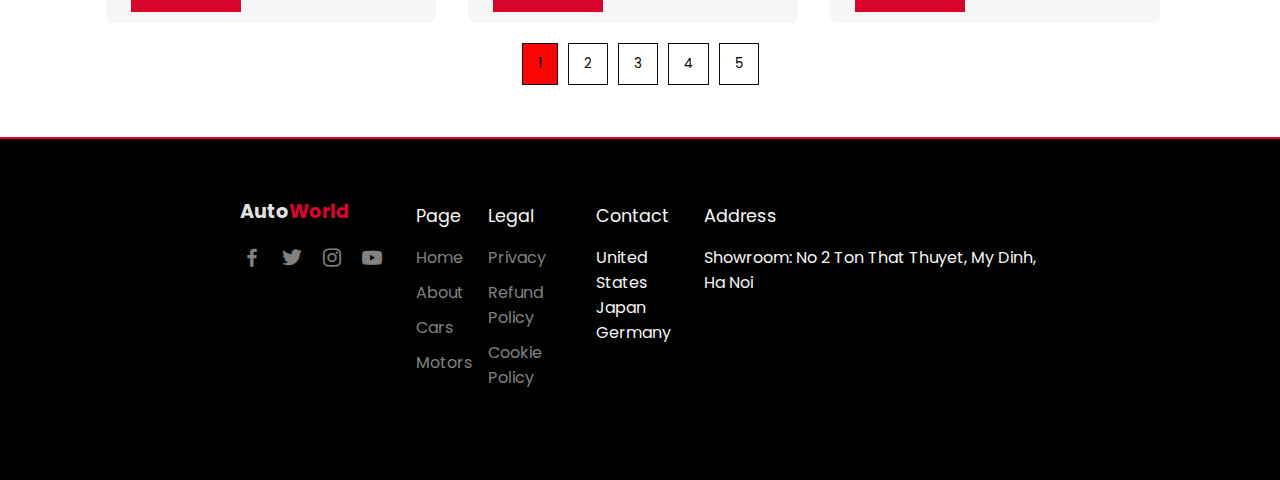
<file: Porsche.html>
<!DOCTYPE html>
<html lang="en">
<head>
    <meta name="viewport" content="width=device-width, initial-scale=1.0">
    <meta charset="UTF-8">
    <title>Porsche</title>
    <link rel="stylesheet" href="asset/css/Porsche.css">
    <link href='https://unpkg.com/boxicons@2.1.4/css/boxicons.min.css' rel='stylesheet'>
</head>
<body>
<!--Navbar-->
<header>
    <!--Nav container-->
    <div class="nav container">
        <!--Menu icon-->
        <i class='bx bx-menu' id="menu-icon"></i>
        <!--logo-->
        <a href="#" class="logo"> Auto<span>World</span></a>
        <!--Nav list-->
        <ul class="navbar">
            <li><a href="index.html">Home</a></li>
            <li><a href="about.html">About</a></li>
            <li><a href="Porsche.html" class="active">Cars</a></li>
            <li><a href="motors.html">Motors</a></li>
            <li><a href="Payment.html">Payment</a></li>
            <li><a href="Maintenance.html">Maintenance</a></li>
            <li><a href="contact.html">Contact</a></li>
        </ul>
        <!-- <i class='bx bx-search' id="search-icon"></i>
        <div class="search-box container">
            <input type="search" placeholder="Search here......">
        </div> -->
    </div>
</header>
<!-- HOME -->
<section class="home" id="home">
    <div class="home-text">
        <h1>We have everything<br>You Need About</h1>
        <h1><span> Cars</span> And<span> Motorcylcles</span> </h1>
    </div>
</section>

<!--Cars Section-->
<section class="cars" id="cars" id="filter">
    <div class="heading">
        <span>What we offer</span>
        <h2>Our Car Is Always Excellent</h2>
        <p>Your satisfaction is our pleasure</p>
    </div>

        <div class="navbar1 container" id="filter_button">
            <ul class="navbar1" id="navbar">
                <li><a class="tab-item active" data-filter="all">All</a></li>
                <li><a class="tab-item" data-filter="porsche">Porsche</a></li>
                <li><a class="tab-item" data-filter="audi">Audi</a></li>
                <li><a class="tab-item" data-filter="merc">Mercedes</a></li>
                <li><a class="tab-item" data-filter="ford">Ford</a></li>
                <li><a class="tab-item" data-filter="bmw">BMW</a></li>
                <li><a class="tab-item" data-filter="ferrari">Ferrari</a></li>
            </ul>
            <input class="input-elevated" type="search" placeholder="Search here..." id="search-item" autocomplete="off">
        </div>

<!--    Cars Container-->
    <div class="cars-container container" id="filter-data">
        <!-- Box1-->
            <div class="box element_all" data-item="porsche">
                <div class="info">
                    <h3 class="name_item">718 Cayman T</h3>
                    <img src="asset/img/cars/porsche/pc1.jpg" alt="">
                    <span>$219.991</span>
                    <i class='bx bxs-star'><i class='bx bxs-star'></i><i class='bx bxs-star'></i><i class='bx bxs-star'></i>(3k5 Reviews)</i>
                    <a href="contact.html" class="btn">Contact</a>
                    <a href="pdetail.html" class="details">View Details</a>
                </div>
            </div>
        <!--Box2-->
        <div class="box element_all" data-item="porsche">
            <div class="info">
                <h3 class="name_item">Taycan 4S</h3>
                <img src="asset/img/cars/porsche/pc2.jpg" alt="">
                <span>$307.108</span>
                <i class='bx bxs-star'><i class='bx bxs-star'></i><i class='bx bxs-star'></i><i class='bx bxs-star'></i><i class='bx bxs-star'></i>(35k Reviews)</i>
                <a href="contact.html" class="btn">Contact</a>
                <a href="#" class="details">View Details</a>
            </div>
        </div>
        <!--Box3-->
        <div class="box element_all" data-item="porsche">
            <div class="info">
                <h3 class="name_item">Macan</h3>
                <img src="asset/img/cars/porsche/pc3.jpg" alt="">
                <span>$192.634</span>
                <i class='bx bxs-star'><i class='bx bxs-star'></i><i class='bx bxs-star'></i><i class='bx bxs-star'></i>(17k Reviews)</i>
                <a href="contact.html" class="btn">Contact</a>
                <a href="#" class="details">View Details</a>
            </div>
        </div>
        <!--Box4-->
        <div class="box element_all" data-item="porsche">
            <div class="info">
                <h3 class="name_item">Cayenne Coupé Platinum</h3>
                <img src="asset/img/cars/porsche/pc4.jpg" alt="">
                <span>$172.634</span>
                <i class='bx bxs-star'><i class='bx bxs-star'></i><i class='bx bxs-star'></i><i class='bx bxs-star'></i>(17k Reviews)</i>
                <a href="contact.html" class="btn">Contact</a>
                <a href="#" class="details">View Details</a>
            </div>
        </div>
        <!--Box5-->
        <div class="box element_all" data-item="porsche">
            <div class="info">
                <h3 class="name_item">Taycan 4S Cross Turismo</h3>
                <img src="asset/img/cars/porsche/pc5.jpg" alt="">
                <span>$268.634</span>
                <i class='bx bxs-star'><i class='bx bxs-star'></i><i class='bx bxs-star'></i><i class='bx bxs-star'></i>(17k Reviews)</i>
                <a href="contact.html" class="btn">Contact</a>
                <a href="#" class="details">View Details</a>
            </div>
        </div>
        <!--Box6-->
        <div class="box element_all" data-item="porsche">
            <div class="info">
                <h3 class="name_item">Panamera GTS</h3>
                <img src="asset/img/cars/porsche/pc6.jpg" alt="">
                <span>$257.634</span>
                <i class='bx bxs-star'><i class='bx bxs-star'></i><i class='bx bxs-star'></i><i class='bx bxs-star'></i>(17k Reviews)</i>
                <a href="contact.html" class="btn">Contact</a>
                <a href="#" class="details">View Details</a>
            </div>
        </div>
        <!--Box7-->
        <div class="box element_all" data-item="audi">
            <div class="info">
                <h3 class="name_item">2023 Audi e-tron</h3>
                <img src="asset/img/cars/audi/audi1.jpg" alt="">
                <span>$369.634</span>
                <i class='bx bxs-star'><i class='bx bxs-star'></i><i class='bx bxs-star'></i><i class='bx bxs-star'></i>(17k Reviews)</i>
                <a href="contact.html" class="btn">Contact</a>
                <a href="#" class="details">View Details</a>
            </div>
        </div>
        <!--Box8-->
        <div class="box element_all" data-item="audi">
            <div class="info">
                <h3 class="name_item">2023 Audi SQ5</h3>
                <img src="asset/img/cars/audi/audi2.jpg" alt="">
                <span>$192.634</span>
                <i class='bx bxs-star'><i class='bx bxs-star'></i><i class='bx bxs-star'></i><i class='bx bxs-star'></i>(17k Reviews)</i>
                <a href="#" class="btn">Contact</a>
                <a href="#" class="details">View Details</a>
            </div>
        </div>
        <!--Box9-->
        <div class="box element_all" data-item="audi">
            <div class="info">
                <h3 class="name_item">2023 SQ7</h3>
                <img src="asset/img/cars/audi/audi3.jpg" alt="">
                <span>$311.634</span>
                <i class='bx bxs-star'><i class='bx bxs-star'></i><i class='bx bxs-star'></i><i class='bx bxs-star'></i>(17k Reviews)</i>
                <a href="#" class="btn">Contact</a>
                <a href="#" class="details">View Details</a>
            </div>
        </div>
        <!--Box10-->
        <div class="box element_all" data-item="audi">
            <div class="info">
                <h3 class="name_item">2023 SQ8</h3>
                <img src="asset/img/cars/audi/audi4.jpg" alt="">
                <span>$264.634</span>
                <i class='bx bxs-star'><i class='bx bxs-star'></i><i class='bx bxs-star'></i><i class='bx bxs-star'></i>(17k Reviews)</i>
                <a href="#" class="btn">Contact</a>
                <a href="#" class="details">View Details</a>
            </div>
        </div>
        <!--Box11-->
        <div class="box element_all" data-item="audi">
            <div class="info">
                <h3 class="name_item">2023 A3</h3>
                <img src="asset/img/cars/audi/audi5.jpg" alt="">
                <span>$273.634</span>
                <i class='bx bxs-star'><i class='bx bxs-star'></i><i class='bx bxs-star'></i><i class='bx bxs-star'></i>(17k Reviews)</i>
                <a href="#" class="btn">Contact</a>
                <a href="#" class="details">View Details</a>
            </div>
        </div>
        <!--Box12-->
        <div class="box element_all" data-item="audi">
            <div class="info">
                <h3 class="name_item">2023 S3 Prestige</h3>
                <img src="asset/img/cars/audi/audi6.jpg" alt="">
                <span>$279.634</span>
                <i class='bx bxs-star'><i class='bx bxs-star'></i><i class='bx bxs-star'></i><i class='bx bxs-star'></i>(17k Reviews)</i>
                <a href="#" class="btn">Contact</a>
                <a href="#" class="details">View Details</a>
            </div>
        </div>
        <!--Box13-->
        <div class="box element_all" data-item="merc">
            <div class="info">
                <h3 class="name_item">GLA 2022</h3>
                <img src="asset/img/cars/mercedes/mer1.jpg" alt="">
                <span>$401.991</span>
                <i class='bx bxs-star'><i class='bx bxs-star'></i><i class='bx bxs-star'></i><i class='bx bxs-star'></i>(3k5 Reviews)</i>
                <a href="Payment.html" class="btn">Contact</a>
                <a target="_blank" href="" class="details">View Details</a>
            </div>
        </div>
        <!--Box14-->
        <div class="box element_all" data-item="merc">
            <div class="info">
                <h3 class="name_item">EQS 2022</h3>
                <img src="asset/img/cars/mercedes/mer2.jpg" alt="">
                <span>$260.991</span>
                <i class='bx bxs-star'><i class='bx bxs-star'></i><i class='bx bxs-star'></i><i class='bx bxs-star'></i>(3k5 Reviews)</i>
                <a href="Payment.html" class="btn">Contact</a>
                <a target="_blank" href="" class="details">View Details</a>
            </div>
        </div>
        <!--Box15-->
        <div class="box element_all" data-item="merc">
            <div class="info">
                <h3 class="name_item">C-Class 2022</h3>
                <img src="asset/img/cars/mercedes/mer3.jpg" alt="">
                <span>$172.991</span>
                <i class='bx bxs-star'><i class='bx bxs-star'></i><i class='bx bxs-star'></i><i class='bx bxs-star'></i>(3k5 Reviews)</i>
                <a href="Payment.html" class="btn">Contact</a>
                <a target="_blank" href="" class="details">View Details</a>
            </div>
        </div>

        <!--Box16-->
        <div class="box element_all" data-item="ferrari">
            <div class="info">
                <h3 class="name_item">fxx k ferrari</h3>
                <img src="asset/img/cars/ferrari/ferrari1.jpg" alt="">
                <span>$172.991</span>
                <i class='bx bxs-star'><i class='bx bxs-star'></i><i class='bx bxs-star'></i><i class='bx bxs-star'></i>(3k5 Reviews)</i>
                <a href="Payment.html" class="btn">Contact</a>
                <a target="_blank" href="" class="details">View Details</a>
            </div>
        </div>
        <!--Box17-->
        <div class="box element_all" data-item="ferrari">
            <div class="info">
                <h3 class="name_item">ferrari II</h3>
                <img src="asset/img/cars/ferrari/ferrari2.jpg" alt="">
                <span>$172.991</span>
                <i class='bx bxs-star'><i class='bx bxs-star'></i><i class='bx bxs-star'></i><i class='bx bxs-star'></i>(3k5 Reviews)</i>
                <a href="Payment.html" class="btn">Contact</a>
                <a target="_blank" href="" class="details">View Details</a>
            </div>
        </div>
        <!--Box18-->
        <div class="box element_all" data-item="ferrari">
            <div class="info">
                <h3 class="name_item">ferrari III</h3>
                <img src="asset/img/cars/ferrari/ferrari3.jpg" alt="">
                <span>$172.991</span>
                <i class='bx bxs-star'><i class='bx bxs-star'></i><i class='bx bxs-star'></i><i class='bx bxs-star'></i>(3k5 Reviews)</i>
                <a href="Payment.html" class="btn">Contact</a>
                <a target="_blank" href="" class="details">View Details</a>
            </div>
        </div>
        <!--Box19-->
        <div class="box element_all" data-item="ferrari">
            <div class="info">
                <h3 class="name_item">gtb 488 ferrari</h3>
                <img src="asset/img/cars/ferrari/ferrari4.jpg" alt="">
                <span>$172.991</span>
                <i class='bx bxs-star'><i class='bx bxs-star'></i><i class='bx bxs-star'></i><i class='bx bxs-star'></i>(3k5 Reviews)</i>
                <a href="Payment.html" class="btn">Contact</a>
                <a target="_blank" href="" class="details">View Details</a>
            </div>
        </div>
        <!--Box20-->
        <div class="box element_all" data-item="ferrari">
            <div class="info">
                <h3 class="name_item">la ferrari</h3>
                <img src="asset/img/cars/ferrari/ferrari5.jpg" alt="">
                <span>$172.991</span>
                <i class='bx bxs-star'><i class='bx bxs-star'></i><i class='bx bxs-star'></i><i class='bx bxs-star'></i>(3k5 Reviews)</i>
                <a href="Payment.html" class="btn">Contact</a>
                <a target="_blank" href="" class="details">View Details</a>
            </div>
        </div>
        <!--Box21-->
        <div class="box element_all" data-item="ferrari">
            <div class="info">
                <h3 class="name_item">ferrari 812 superfast</h3>
                <img src="asset/img/cars/ferrari/ferrari6.jpg" alt="">
                <span>$172.991</span>
                <i class='bx bxs-star'><i class='bx bxs-star'></i><i class='bx bxs-star'></i><i class='bx bxs-star'></i>(3k5 Reviews)</i>
                <a href="Payment.html" class="btn">Contact</a>
                <a target="_blank" href="" class="details">View Details</a>
            </div>
        </div>
        <!--Box22-->
        <div class="box element_all" data-item="bmw">
            <div class="info">
                <h3 class="name_item">BMW M</h3>
                <img src="asset/img/cars/bmw/bmw1.jpg" alt="">
                <span>$172.991</span>
                <i class='bx bxs-star'><i class='bx bxs-star'></i><i class='bx bxs-star'></i><i class='bx bxs-star'></i>(3k5 Reviews)</i>
                <a href="Payment.html" class="btn">Contact</a>
                <a target="_blank" href="" class="details">View Details</a>
            </div>
        </div>
        <!--Box23-->
        <div class="box element_all" data-item="bmw">
            <div class="info">
                <h3 class="name_item">BMW 330i M</h3>
                <img src="asset/img/cars/bmw/bmw2.jpg" alt="">
                <span>$172.991</span>
                <i class='bx bxs-star'><i class='bx bxs-star'></i><i class='bx bxs-star'></i><i class='bx bxs-star'></i>(3k5 Reviews)</i>
                <a href="Payment.html" class="btn">Contact</a>
                <a target="_blank" href="" class="details">View Details</a>
            </div>
        </div>
        <!--Box24-->
        <div class="box element_all" data-item="bmw">
            <div class="info">
                <h3 class="name_item">BMW i7</h3>
                <img src="asset/img/cars/bmw/bmw3.jpg" alt="">
                <span>$172.991</span>
                <i class='bx bxs-star'><i class='bx bxs-star'></i><i class='bx bxs-star'></i><i class='bx bxs-star'></i>(3k5 Reviews)</i>
                <a href="Payment.html" class="btn">Contact</a>
                <a target="_blank" href="" class="details">View Details</a>
            </div>
        </div>
        <!--Box25-->
        <div class="box element_all" data-item="bmw">
            <div class="info">
                <h3 class="name_item">BMW i4</h3>
                <img src="asset/img/cars/bmw/bmw4.jpg" alt="">
                <span>$172.991</span>
                <i class='bx bxs-star'><i class='bx bxs-star'></i><i class='bx bxs-star'></i><i class='bx bxs-star'></i>(3k5 Reviews)</i>
                <a href="Payment.html" class="btn">Contact</a>
                <a target="_blank" href="" class="details">View Details</a>
            </div>
        </div>
        <!--Box26-->
        <div class="box element_all" data-item="bmw">
            <div class="info">
                <h3 class="name_item">BMW X7</h3>
                <img src="asset/img/cars/bmw/bmw5.jpg" alt="">
                <span>$172.991</span>
                <i class='bx bxs-star'><i class='bx bxs-star'></i><i class='bx bxs-star'></i><i class='bx bxs-star'></i>(3k5 Reviews)</i>
                <a href="Payment.html" class="btn">Contact</a>
                <a target="_blank" href="" class="details">View Details</a>
            </div>
        </div>
        <!--Box27-->
        <div class="box element_all" data-item="bmw">
            <div class="info">
                <h3 class="name_item">BMW X5</h3>
                <img src="asset/img/cars/bmw/bmw6.jpg" alt="">
                <span>$172.991</span>
                <i class='bx bxs-star'><i class='bx bxs-star'></i><i class='bx bxs-star'></i><i class='bx bxs-star'></i>(3k5 Reviews)</i>
                <a href="Payment.html" class="btn">Contact</a>
                <a target="_blank" href="" class="details">View Details</a>
            </div>
        </div>
        <!--Box28-->
        <div class="box element_all" data-item="ford">
            <div class="info">
                <h3 class="name_item">Ford Mustang shelby T500</h3>
                <img src="asset/img/cars/ford/ford1.jpg" alt="">
                <span>$172.991</span>
                <i class='bx bxs-star'><i class='bx bxs-star'></i><i class='bx bxs-star'></i><i class='bx bxs-star'></i>(3k5 Reviews)</i>
                <a href="Payment.html" class="btn">Contact</a>.0

                <a target="_blank" href="" class="details">View Details</a>
            </div>
        </div>

    </div>

    <div id="pagination-controls" class="pagination"></div>


</section>
<footer class="footer">
    <div class="footer-container container1">
        <div class="footer-box">
            <a href="" class="logo" style="padding-top: 10px;">Auto<span>World</span></a>
            <div class="social">
                <a href=""><i class='bx bxl-facebook' ></i></a>
                <a href=""><i class='bx bxl-twitter' ></i></a>
                <a href=""><i class='bx bxl-instagram' ></i></a>
                <a href=""><i class='bx bxl-youtube' ></i></a>
            </div>
        </div>
        <div class="footer-box">
            <h3>Page</h3>
            <a href="index.html">Home</a>
            <a href="about.html">About</a>
            <a href="Porsche.html">Cars</a>
            <a href="motors.html">Motors</a>
        </div>
        <div class="footer-box">
            <h3>Legal</h3>
            <a href="">Privacy</a>
            <a href="">Refund Policy</a>
            <a href="">Cookie Policy</a>
        </div>
        <div class="footer-box">
            <h3>Contact</h3>
            <p>United States</p>
            <p>Japan</p>
            <p>Germany</p>
        </div>
        <div class="footer-box">
            <h3>Address</h3>
            <p>Showroom: No 2 Ton That Thuyet, My Dinh, Ha Noi</p>
            <div style="width:200px;height:50px;">
                <iframe src="https://www.google.com/maps/embed?pb=!1m18!1m12!1m3!1d3724.1110271992316!2d105.77816267431734!3d21.02824308062098!2m3!1f0!2f0!3f0!3m2!1i1024!2i768!4f13.1!3m3!1m2!1s0x313454b2de700001%3A0xce7671b253d40386!2zU8O0zIEgMiBUw7RuIFRo4bqldCBUaHV54bq_dCwgTeG7uSDEkMOsbmgsIE5hbSBU4burIExpw6ptLCBIw6AgTuG7mWkgMTAwMDAwLCBWaeG7h3QgTmFt!5e0!3m2!1svi!2sus!4v1735121426650!5m2!1svi!2sus" 
                width="300" height="50" style="border:0;" allowfullscreen="" frameborder="0"></iframe>
            </div>
         
        </div>
    </div>
</footer>

<script src="asset/js/main.js"></script>
<script src="asset/js/paginationSearch.js"></script>
</body>

</html>
</file>
<file: asset/css/homepage.css>
@import url('https://fonts.googleapis.com/css2?family=Poppins:wght@300;400;500;600;700&display=swap');

* {
    font-family: 'Poppins', sans-serif;
    margin: 0;
    padding: 0;
    list-style: none;
    text-decoration: none;
    box-sizing: border-box;
}

/* biến CSS */
:root {
    --main-color: #d90429;
    --text-color: #020102;
    --bg-color: #e2e2e2;
}

img {
    width: 100%;
}

body {
    color: var(--text-color);
}

header {
    display: block;
    width: 100%;
    position: fixed;
    top: 0;
    left: 0;
    z-index: 100;
    /* background: var(--bg-color); */
}

#menu-icon {
    font-size: 24px;
    cursor: pointer;
    color: var(--text-color);
    display: none;
}

header.shadow {
    background: var(--bg-color);
    box-shadow: 4px 4px 20px rgb(15 54 55 / 10%);
    transition: 0.5s ease;
}

header.shadow #search-icon {
    color: var(--text-color);
}

.nav1 {
    display: flex;
    align-items: center;
    justify-content: space-between;
    padding: 20px 35px;
}

.nav1 ul {
    margin-bottom: 0px;
}

.logo1 {
    font-size: 1.2rem;
    font-weight: 700;
    color: var(--text-color);
    text-decoration: none;
}

.logo1 span {
    color: var(--main-color);
}

.logo1:hover {
    color: var(--text-color);
}

.navbar1 {
    display: flex;
    column-gap: 2rem;
}

.navbar1 a {
    color: var(--text-color);
    font-size: 1rem;
    text-transform: uppercase;
    font-weight: 500;
    text-decoration: none;
}

.navbar1 a:hover, .navbar1 .active {
    color: var(--main-color);
    border-bottom: 3px solid var(--main-color);
    /* text-decoration: none; */
}

#search-icon {
    font-size: 24px;
    cursor: pointer;
    color: var(--text-color);
}

.search-box {
    position: absolute;
    top: 100%;
    right: 0;
    left: 0;
    background: var(--bg-color);
    box-shadow: 4px 4px 20px rgb(15 54 55 / 10%);
    border: 1px solid var(--main-color);
    border-radius: 0.5rem;
    clip-path: circle(0% at 100% 0%);
}

.search-box.active {
    clip-path: circle(144% at 100% 0%);
    transition: 0.4s;
}

.search-box input {
    width: 100%;
    padding: 20px;
    border: none;
    outline: none;
    background: transparent;
    font-size: 1rem;
}

.container1 {
    max-width: 1068px;
    margin-left: auto;
    margin-right: auto;
}





.footer {
    background: var(--text-color);
    color: #f6f6f6;
    border-top: 2px solid var(--main-color);
    padding-top: 3rem;
}

.footer-container {
    display: flex;
    justify-content: space-between;
    gap: 1rem;
}

.footer-container .logo1 {
    color: var(--bg-color);
    margin-bottom: 1rem;
}

.footer-container .footer-box {
    display: flex;
    flex-direction: column;
}

.social {
    display: flex;
    align-items: center;
}

.social a {
    font-size: 24px;
    color: var(--bg-color);
    margin-right: 1rem;
}

.social a:hover {
    color: var(--main-color);
}

.footer-box h3 {
    font-size: 1.1rem;
    font-weight: 400;
    margin-bottom: 1rem;
}

.footer-box a {
    color: #818181;
    margin-bottom: 10px;
}

.footer-box a:hover {
    color: var(--main-color);
}

.copyright {
    padding: 20px;
    text-align: center;
    color: var(--bg-color);
    background: var(--text-color);
}


section {
    padding: 4rem 0rem 2rem;
}

.home {
    margin-top: auto;
    width: 100%;
    min-height: 640px;
    display: flex;
    align-items: center;
    background: url("../img/homepage/Background-home.png");
    background-repeat: no-repeat;
    background-size: cover;
    background-position: center left;
}

.home-text {
    padding-left: 130px;
}

.home-text h1 {
    font-size: 2.4rem;
}

.home-text span {
    color: var(--main-color);
}

.home-text p {
    font-size: 0.938rem;
    font-weight: 300;
    margin: 0.5rem 0 1.2rem;
}

.btn {
    padding: 10px 22px;
    background: var(--main-color);
    color: var(--bg-color);
    font-weight: 400;
}

.btn:hover {
    background: #fd052f;
}

.heading {
    text-align: center;
    max-width: 1068px;
    margin: auto;
}

.heading span {
    font-weight: 500;
    color: var(--main-color);
}

.heading p {
    font-size: 0.938rem;
    font-weight: 300;
}

.container {
    max-width: 1068px;
    margin-left: auto;
    margin-right: auto;
}

.cars-container {
    display: flex;
    flex-wrap: wrap;
    gap: 2rem;
    margin-top: 2rem;
}

.cars-container .box {
    flex: 1 1 17rem;
    position: relative;
    height: 200px;
    border-radius: 0.5rem;
    overflow: hidden;
}

.cars-container .box img {
    width: 100%;
    height: 100%;
    object-fit: cover;
    overflow: hidden;
}

.cars-container .box img:hover{
    transform: scale(1.1);
    transition: 0.5s;
}

#box-a {
    color: var(--text-color);
}

.cars-container .box h2 {
    position: absolute;
    bottom: 1rem;
    left: 1rem;
    font-weight: 400;
    font-size: 1rem;
    background-color: var(--bg-color);
    padding: 8px;
    border-radius: 0.5rem;
}

.cars-container .box:hover h2 {
    background: var(--main-color);
    color: var(--bg-color);
    cursor: pointer;
}

.about {
    display: flex;
    flex-wrap: wrap;
    align-items: center;
    gap: 1.5rem;
}

.about-img {
    flex: 1 21rem;
}

.about-text {
    flex: 1 21rem;
}

.about-text span {
    font-weight: 500;
    color: var(--main-color);
}

.about-text h2 {
    font-size: 1.7rem;
}

.about-text p {
    font-size: 0.938rem;
    margin: 0.5rem 0 1.4rem;
}

.blog-container {
    display: flex;
    flex-wrap: wrap;
    gap: 2rem;
    margin-top: 2rem;
}

.blog-container .box {
    flex: 1 13rem;
    padding: 20px;
}

.blog-container .box img {
    min-height: 196.59px;
}

.blog-container .box:hover {
    background: #f6f6f6;
}

.blog-container .box span {
    font-size: 0.8rem;
    color: var(--main-color);
}

.blog-container h3 {
    font-size: 1.2rem;
}

.blog-container .box p {
    font-size: 0.938rem;
    margin: 4px 0;
}

.blog-container .box .blog-btn {
    display: flex;
    align-items: center;
    column-gap: 4px;
    color: var(--text-color);
}

.blog-container .box .blog-btn:hover {
    color: var(--main-color);
    column-gap: 0.7rem;
    transition: 0.4s;
}
</file>
<file: asset/css/contact.css>
/*google font*/
@import url('https://fonts.googleapis.com/css2?family=Poppins:wght@300;400;500;600;700&display=swap');

* {
    font-family: 'Poppins', sans-serif;
    margin: 0;
    padding: 0;
    list-style: none;
    text-decoration: none;
    box-sizing: border-box;
}

/*variable*/
:root {
    --main-color: #d90429;
    --text-color: #020102;
    --bg-color: #e2e2e2;
}

section {
    padding: 4rem 0 2rem;
}

img {
    width: 100%;
}

body {
    color: var(--text-color);
}

.container1 {
    max-width: 1068px;
    margin-left: auto;
    margin-right: auto;
}

.cars h2 {
    font-weight: 400;
    text-align: center;
    margin-top: 2rem;
    color: var(--main-color);
}

.bx-chevron-right {
    color: var(--main-color);
}

header {
    display: block;
    width: 100%;
    position: fixed;
    top: 0;
    left: 0;
    z-index: 100;
}

header.shadow {
    background: #e2e2e2;
    box-shadow: 4px 4px 20px rgb(15 54 55 / 10%);
    transition: 0.5s ease;
}

header.shadow #search-icon {
    color: var(--text-color);
}

.nav1 {

    display: flex;
    align-items: center;
    justify-content: space-between;
    padding: 20px 35px;
}

.nav1 ul {
    margin-bottom: 0;
}

#menu-icon {
    font-size: 24px;
    cursor: pointer;
    color: var(--text-color);
    display: none;
}

.logo1 {
    font-size: 1.2rem;
    font-weight: 700;
    color: var(--text-color);
    text-decoration: none;
}

.logo1:hover {
    color: var(--text-color);
}

.logo1 span {
    color: var(--main-color);
}

.navbar1 {
    display: flex;
    column-gap: 2rem;
}

.navbar1 a {
    color: var(--text-color);
    font-size: 1rem;
    text-transform: uppercase;
    font-weight: 500;
    text-decoration: none;
}

.navbar1 a:hover, .navbar .active {
    color: var(--main-color);
    border-bottom: 3px solid var(--main-color);
    /*text-decoration: none;*/
}

#search-icon {
    font-size: 24px;
    cursor: pointer;
    color: var(--text-color);
}

.search-box {
    position: absolute;
    top: 100%;
    right: 0;
    left: 0;
    background: var(--bg-color);
    box-shadow: 4px 4px 20px rgb(15 54 55 / 10%);
    border: 1px solid var(--main-color);
    border-radius: 0.5rem;
    clip-path: circle(0% at 100% 0%);
}

.search-box.active {
    clip-path: circle(144% at 100% 0%);
    transition: 0.4s;
}

.search-box input {
    width: 100%;
    padding: 20px;
    border: none;
    outline: none;
    background: transparent;
    font-size: 1rem;
}

.home {
    margin-top: auto;
    width: 100%;
    min-height: 640px;
    display: flex;
    align-items: center;
    background: url("../img/contact/Background-home.png");
    background-repeat: no-repeat;
    background-size: cover;
    background-position: center left;
}

.home-text {
    padding-left: 130px;
}

.home-text h1 {
    font-size: 2.4rem;
    font-family: 'Poppins', sans-serif;
    font-weight: bold;
}

.home-text span {
    color: var(--main-color);
}

.home-text p {
    font-size: 0.938rem;
    font-weight: 300;
    margin: 0.5rem 0 1.2rem;
    color: black;
}

.home-text h3,h4 {
    font-weight: 500;
}

.home-text h4 {
    text-decoration: underline;
}

.home-text h4:hover {
    cursor: pointer;
}

.text-item {
    width: 100%;
    display: flex;
}

.btn-item {
    width: 50%;
    height: 50px;
}

.btn1 {
    padding: 10px;
    text-align: center;
    background: var(--main-color);
    color: var(--bg-color);
    margin-left: 440px;
}

.btn2 {
    padding: 10px 22px;
    background: var(--main-color);
    color: var(--bg-color);
    font-weight: 400;
}

.btn2:hover {
    background: #fd052f;
    color: var(--bg-color);
}

.btn1:hover {
    background: #fd052f;
}

.box1 {
    width: 50%;
    margin-top: 0;
}

.box1 a{
    text-decoration: none;
}

.box1 .btn1:hover {
    color: var(--bg-color);
}

.box1 .blog-btn {
    display: flex;
    align-items: center;
    column-gap: 4px;
    color: var(--main-color);
    margin-left: 217px;
}

.box1 .blog-btn:hover {
    color: var(--main-color);
    column-gap: 0.7rem;
    transition: 0.4s;
}

.heading1 {
    margin-top: 5rem;
    text-align: center;
}

.heading1 span {
    font-weight: 500;
    color: var(--main-color);
    /*text-decoration: underline;*/
}

.cars-container {
    display: flex;
    flex-wrap: wrap;
    gap: 2rem;
    margin-top: 2rem;
    /*background: #f6f6f6;*/
}

.cars-container .box1 {
    flex: 1 1 17rem;
    position: relative;
    padding: 20px;
    display: flex;
    flex-direction: column;
    border-radius: 0.5rem;
    width: 45%;
}

#container2 .box1{
    flex: 1 1 17rem;
    position: relative;
    padding: 20px 25px 20px 25px;
    display: flex;
    flex-direction: column;
    background: #f6f6f6;
    border-radius: 0.5rem;
    max-width: 330px;
}

.cars-container .box1 img {
    width: 100%;
    height: 200px;
    object-fit: contain;
    object-position: center;
    margin-bottom: 1rem;
}

.cars-container .box1 h3 {
    font-size: 1.1rem;
    font-weight: 600;
    text-align: center;
}

.cars-container .box1 span {
    font-size: 1.1rem;
    font-weight: 600;
    color: var(--main-color);
}

.cars-container .box1 .bx {
    color: var(--main-color);
    margin: 0.8rem 0;
}

.cars-container .box1 .btn1 {
    max-width: 120px;
}

.cars-container .box1 .details {
    display: flex;
    align-items: center;
    position: absolute;
    bottom: 1.3rem;
    right: 1rem;
    font-size: 1rem;
    color: var(--text-color);
}

.cars-container .box1 .details:hover {
    color: var(--main-color);
    text-decoration: underline;
}

.cars-container .table {
    float: right;
    width: 65%;
}

.footer {
    background: var(--text-color);
    color: #f6f6f6;
    border-top: 2px solid var(--main-color);
    padding-top: 3rem;
}

.footer a {
    text-decoration: none;
}

.footer-container {
    display: flex;
    justify-content: space-between;
    gap: 1rem;
}

.footer-container .logo1 {
    color: var(--bg-color);
    margin-bottom: 1rem;
}

.footer-container .footer-box {
    display: flex;
    flex-direction: column;
}

.social {
    display: flex;
    align-items: center;
}

.social a {
    font-size: 24px;
    color: var(--bg-color);
    margin-right: 1rem;
}

.social a:hover {
    color: var(--main-color);
}

.footer-box h3 {
    font-size: 1.1rem;
    font-weight: 400;
    margin-bottom: 1rem;
}

.footer-box a, .footer-box p {
    color: #818181;
    margin-bottom: 10px;
}

.footer-box a:hover {
    color: var(--main-color);
}

.copyright {
    padding: 20px;
    text-align: center;
    color: var(--bg-color);
    background: var(--text-color);
}

form {
    margin: 20px;
}
</file>
<file: asset/css/Porsche.css>
@import url('https://fonts.googleapis.com/css2?family=Poppins:wght@300;400;500;600;700&display=swap');

* {
    font-family: 'Poppins', sans-serif;
    margin: 0;
    padding: 0;
    list-style: none;
    text-decoration: none;
    box-sizing: border-box;
}

/*variable*/
:root {
    --main-color: #d90429;
    --text-color: #020102;
    --bg-color: #e2e2e2;
}

section {
    padding: 4rem 0 2rem;
}

img {
    width: 100%;
}

body {
    color: var(--text-color);
}

.container {
    max-width: 1068px;
    margin-left: auto;
    margin-right: auto;
}

header {
    display: block;
    width: 100%;
    position: fixed;
    top: 0;
    left: 0;
    z-index: 100;
}

header.shadow {
    background: var(--bg-color);
    box-shadow: 4px 4px 20px rgb(15 54 55 / 10%);
    transition: 0.5s ease;
}

header.shadow #search-icon {
    color: var(--text-color);
}

.nav {
    display: flex;
    align-items: center;
    justify-content: space-between;
    padding: 20px 35px;
}

#menu-icon {
    font-size: 24px;
    cursor: pointer;
    color: var(--text-color);
    display: none;
}

.logo {
    font-size: 1.2rem;
    font-weight: 700;
    color: var(--text-color);
}

.logo span {
    color: var(--main-color);
}

#navbar {
    margin-top: 0.5rem;
}

/* nav bar phần xe */
#navbar:hover {
    cursor: pointer;
}

.navbar {
    display: flex;
    column-gap: 2rem;
}

.navbar a {
    color: var(--text-color);
    font-size: 1rem;
    text-transform: uppercase;
    font-weight: 500;
}

.navbar a:hover,
.navbar .active {
    color: var(--main-color);
    border-bottom: 3px solid var(--main-color);
}


#navbar1 {
    margin-top: 0.5rem;
}

/* nav bar phần xe */
#navbar1:hover {
    cursor: pointer;
}

.navbar1 {
    display: flex;
    column-gap: 2rem;
}

.navbar1 a {
    color: var(--text-color);
    font-size: 1rem;
    text-transform: uppercase;
    font-weight: 500;
}

.navbar1 a:hover,
.navbar1 .active {
    color: var(--main-color);
    border-bottom: 3px solid var(--main-color);
}

#search-icon {
    font-size: 24px;
    cursor: pointer;
    color: var(--bg-color);
}

.search-box {
    position: absolute;
    top: 100%;
    right: 0;
    left: 0;
    background: var(--bg-color);
    box-shadow: 4px 4px 20px rgb(15 54 55 / 10%);
    border: 1px solid var(--main-color);
    border-radius: 0.5rem;
    clip-path: circle(0% at 100% 0%);
}

.search-box.active {
    clip-path: circle(144% at 100% 0%);
    transition: 0.4s;
}

.search-box input {
    width: 100%;
    padding: 20px;
    border: none;
    outline: none;
    background: transparent;
    font-size: 1rem;
}

.home {
    margin-top: auto;
    width: 100%;
    min-height: 640px;
    display: flex;
    align-items: center;
    background: url("../img/Background-home.png");
    background-repeat: no-repeat;
    background-size: cover;
    background-position: center left;
}

.home-text {
    padding-left: 130px;
}

.home-text h1 {
    font-size: 2.4rem;
}

.home-text span {
    color: var(--main-color);
}

.home-text p {
    font-size: 0.938rem;
    font-weight: 300;
    margin: 0.5rem 0 1.2rem;
}

.btn {
    padding: 10px 22px;
    background: var(--main-color);
    color: var(--bg-color);
    font-weight: 400;
}

.btn:hover {
    background: #fd052f;
}

.heading {
    text-align: center;
    margin-bottom: 30px;
}

.heading span {
    font-weight: 500;
    color: var(--main-color);
}

.heading p {
    font-size: 0.938rem;
    font-weight: 300;
}

/* responsive đoạn này */
.cars-container {
    display: flex;
    flex-wrap: wrap;
    gap: 2rem;
    margin-top: 2rem;
}

.info {
    gap: 2rem;
}

/* box là nội dung trong hộp  */
.box {
    flex: 1 1 17rem;
    position: relative;
    padding: 20px 25px 20px 25px;
    display: flex;
    background: #f6f6f6;
    border-radius: 0.5rem;
    max-width: 330px;
    max-height: 360px;
}

.box img {
    width: 100%;
    height: 150px;
    object-fit: contain;
    object-position: center;
    margin-bottom: 1rem;
}

.box h3 {
    font-size: 1.1rem;
    font-weight: 600;
    text-align: center;
    margin-bottom: 20px;
}

.box span {
    font-size: 1.1rem;
    font-weight: 600;
    color: var(--main-color);
}

.box .bx {
    color: var(--main-color);
    margin: 0.8rem 0;
}

.box .btn {
    max-width: 120px;
}

.box .details {
    display: flex;
    align-items: center;
    position: absolute;
    bottom: 1.3rem;
    right: 1rem;
    font-size: 1rem;
    color: var(--text-color);
}

.box .details:hover {
    color: var(--main-color);
    text-decoration: underline;
}

.footer {
    background: var(--text-color);
    color: #f6f6f6;
    border-top: 2px solid var(--main-color);
    padding: 3rem 15rem 5rem;
}

.footer-container {
    display: flex;
    justify-content: space-between;
    gap: 1rem;
}

.footer-container .logo {
    color: var(--bg-color);
    margin-bottom: 1rem;
}

.footer-container .footer-box {
    display: flex;
    flex-direction: column;
}

.social {
    display: flex;
    align-items: center;
}

.social a {
    font-size: 24px;
    color: var(--bg-color);
    margin-right: 1rem;
}

.social a:hover {
    color: var(--main-color);
}

.footer-box h3 {
    font-size: 1.1rem;
    font-weight: 400;
    margin-bottom: 1rem;
    margin-top: 1rem;
}

.footer-box a {
    color: #818181;
    margin-bottom: 10px;
}

.footer-box a:hover {
    color: var(--bg-color);
}


.input-elevated {
    font-size: 16px;
    line-height: 1.5;
    border: none;
    background: #FFFFFF;
    background-image: url("data:image/svg+xml;utf8,<svg xmlns='http://www.w3.org/2000/svg' width='20' height='20' viewBox='0 0 20 20'><path fill='%23838D99' d='M13.22 14.63a8 8 0 1 1 1.41-1.41l4.29 4.29a1 1 0 1 1-1.41 1.41l-4.29-4.29zm-.66-2.07a6 6 0 1 0-8.49-8.49 6 6 0 0 0 8.49 8.49z'></path></svg>");
    background-repeat: no-repeat;
    background-position: 10px 10px;
    background-size: 20px 20px;
    box-shadow: 0 2px 4px 0 rgba(0, 0, 0, 0.08);
    border-radius: 5px;
    width: 300px;
    padding: .5em 1em .5em 2.5em;
}

.input-elevated::placeholder {
    color: #838D99;
}

.input-elevated:focus {
    outline: none;
    box-shadow: 0 4px 10px 0 rgba(0, 0, 0, 0.16);
}

.pagination {
    display: flex;
    justify-content: center;
    margin: 20px 0;
}

.pagination button {
    margin: 0 5px;
    padding: 10px 15px;
    border: 1px solid #170808;
    background-color: #fff;
    cursor: pointer;
}

.pagination button.active {
    background-color: #fb0404;
    color: rgb(0, 0, 0);
}

/* Responsive */
@media (max-width:1080px) {
    .container {
        margin-left: 1rem;
        margin-right: 1rem;
    }
}

@media (max-width:991px) {
    .nav {
        padding: 15px 20px;
    }

    section {
        padding: 3rem 0 1rem;
    }

    .home-text {
        padding-left: 2rem;
    }

    .home-text h1 {
        font-size: 2.1rem;
    }

    .cars-container {
        display: flex;
        flex-wrap: wrap;
        gap: 2rem;
        margin-top: 2rem;
        justify-content: center;
        align-items: center;
    }
}

@media (max-width:850px) {
    #menu-icon {
        display: initial !important;
    }

    .logo {
        text-align: center;
    }

    .nav {
        display: flex;
        justify-content: center;
        align-items: center;
        position: relative;
        padding: 10px;
    }

    #menu-icon {
        position: absolute;
        left: 10px;
        top: 50%;
        transform: translateY(-50%);
    }

    .logo {
        font-size: 1.5rem;
        font-weight: bold;
        text-align: center;
    }

    .navbar {
        position: absolute;
        top: 100%;
        right: 0;
        left: 0;
        display: flex;
        flex-direction: column;
        row-gap: 0.5rem;
        text-align: center;
        box-shadow: 4px 4px 20px rgb(15 54 55 / 20%);
        background-color: var(--bg-color);
        clip-path: circle(0% at 0% 0%);
        transition: 0.6s;
    }

    .navbar a {
        display: block;
        padding: 15px;
    }

    .navbar a:hover,
    .navbar .active {
        border-bottom: none;
        background: var(--main-color);
        color: var(--bg-color);
    }

    .navbar.active {
        clip-path: circle(144% at 0% 0%);
    }

    /* Stack navbar items vertically */
    .navbar1 {
        flex-direction: column;
        align-items: center;
        row-gap: 1rem;
        column-gap: 0;
    }

    .navbar1 a {
        font-size: 0.9rem;
        /* Adjust font size */
    }
    .footer {
        padding: 2rem 2rem; /* Further reduce padding */
    }

    .footer-box {
        flex: 1 1 100%; /* Full-width boxes */
    }

    .social {
        justify-content: center; /* Center social links */
    }
}
</file>
<file: asset/css/pdetail.css>
@import url('https://fonts.googleapis.com/css2?family=Poppins:wght@300;400;500;600;700&display=swap');

* {
    font-family: 'Poppins', sans-serif;
    margin: 0;
    padding: 0;
    list-style: none;
    text-decoration: none;
    box-sizing: border-box;
}

/* biến CSS */
:root {
    --main-color: #d90429;
    --text-color: #020102;
    --bg-color: #e2e2e2;
}

img {
    width: 100%;
}

body {
    color: var(--text-color);
}

/* header */
header {
    display: block;
    width: 100%;
    position: fixed;
    top: 0;
    left: 0;
    z-index: 100;
    background: var(--bg-color);
}

.nav1 {
    display: flex;
    align-items: center;
    justify-content: space-between;
    padding: 20px 35px;
}

.nav1 ul {
    margin-bottom: 0px;
}

.logo1 {
    font-size: 1.2rem;
    font-weight: 700;
    color: var(--text-color);
    text-decoration: none;
}

.logo1 span {
    color: var(--main-color);
}

.logo1:hover {
    color: var(--text-color);
}

.navbar1 {
    display: flex;
    column-gap: 2rem;
}

.navbar1 a {
    color: var(--text-color);
    font-size: 1rem;
    text-transform: uppercase;
    font-weight: 500;
    text-decoration: none;
}

.navbar1 a:hover, .navbar1 .active {
    color: var(--main-color);
    border-bottom: 3px solid var(--main-color);
    text-decoration: none;
}

#search-icon {
    font-size: 24px;
    cursor: pointer;
    color: var(--text-color);
}

.search-box {
    position: absolute;
    top: 100%;
    right: 0;
    left: 0;
    background: var(--bg-color);
    box-shadow: 4px 4px 20px rgb(15 54 55 / 10%);
    border: 1px solid var(--main-color);
    border-radius: 0.5rem;
    clip-path: circle(0% at 100% 0%);
}

.search-box.active {
    clip-path: circle(144% at 100% 0%);
    transition: 0.4s;
}

.search-box input {
    width: 100%;
    padding: 20px;
    border: none;
    outline: none;
    background: transparent;
    font-size: 1rem;
}

section {
    padding: 1rem 0 2rem;
}

.home {
    margin: auto;
    width: 100%;
    min-height: 740px;
    background-attachment: fixed;
    background-repeat: no-repeat ;
    background-size: cover;
    background-position: center left ;
}
.home-text {
    left: 2.5rem;
    top: 20rem;
    position: absolute;
    font-size: 2rem;
    color: white;
}

.home-text h3, .home-text h4 {
    font-weight: 500;
}

.home-text h4 {
    text-decoration: underline;
}

.home-text h4:hover {
    cursor: pointer;
}

.heading1 {
    text-align: center;
}

.heading1 span {
    font-weight: 500;
    color: var(--main-color);
}

.cars h2 {
    font-weight: 400;
    text-align: center;
    margin-top: 2rem;
}

.bx-chevron-right {
    color: var(--main-color);
}

.cars-container {
    display: flex;
    flex-wrap: wrap;
    gap: 2rem;
    margin-top: 2rem;
}

.cars-container .box1 {
    flex: 1 1 17rem;
    position: relative;
    padding: 20px;
    display: flex;
    flex-direction: column;
    border-radius: 0.5rem;
    width: 45%;
}

.cars-container .box1 img {
    width: 100%;
    height: 200px;
    object-fit: contain;
    object-position: center;
    margin-bottom: 1rem;
}

.cars-container .table {
    float: right;
    width: 65%;
}

.text-item {
    width: 100%;
    display: flex;
}

.cars-container .box1 .bx {
    color: var(--main-color);
    margin: 0.8rem 0;
}

.cars-container .box1 .btn1 {
    max-width: 120px;
}

.btn1 {
    padding: 10px;
    text-align: center;
    background: var(--main-color);
    color: var(--bg-color);
    margin-left: 440px;
}

.btn1:hover {
    background: #fd052f;
    color: var(--bg-color);
}

.box1 .blog-btn {
    display: flex;
    align-items: center;
    column-gap: 4px;
    color: var(--main-color);
    margin-left: 217px;
}

.box1 .blog-btn:hover {
    color: var(--main-color);
    column-gap: 0.7rem;
    transition: 0.4s;
}

.container1 {
    max-width: 1068px;
    margin-left: auto;
    margin-right: auto;
}

#container2 .box1{
    flex: 1 1 17rem;
    position: relative;
    padding: 20px 25px 20px 25px;
    display: flex;
    flex-direction: column;
    background: #f6f6f6;
    border-radius: 0.5rem;
    max-width: 330px;
}

.cars-container .box1 h3 {
    font-size: 1.1rem;
    font-weight: 600;
    text-align: center;
}

.cars-container .box1 span {
    font-size: 1.1rem;
    font-weight: 600;
    color: var(--main-color);
}

.btn2 {
    padding: 10px 22px;
    background: var(--main-color);
    color: var(--bg-color);
    font-weight: 400;
}

.btn2:hover {
    background: #fd052f;
    color: var(--bg-color);
}

.cars-container .box1 .details {
    display: flex;
    align-items: center;
    position: absolute;
    bottom: 1.3rem;
    right: 1rem;
    font-size: 1rem;
    color: var(--text-color);
}

.cars-container .box1 .details:hover {
    color: var(--main-color);
    text-decoration: underline;
}

.footer {
    background: var(--text-color);
    color: #f6f6f6;
    border-top: 2px solid var(--main-color);
    padding-top: 3rem;
}

.footer-container {
    display: flex;
    justify-content: space-between;
    gap: 1rem;
}

.footer-container .logo1 {
    color: var(--bg-color);
    margin-bottom: 1rem;
}

.footer-container .footer-box {
    display: flex;
    flex-direction: column;
}

.social {
    display: flex;
    align-items: center;
}

.social a {
    font-size: 24px;
    color: var(--bg-color);
    margin-right: 1rem;
}

.social a:hover {
    color: var(--main-color);
}

.footer-box h3 {
    font-size: 1.1rem;
    font-weight: 400;
    margin-bottom: 1rem;
}

.footer-box a {
    color: #818181;
    margin-bottom: 10px;
}

.footer-box a:hover {
    color: var(--main-color);
}

.copyright {
    padding: 20px;
    text-align: center;
    color: var(--bg-color);
    background: var(--text-color);
}
</file>
<file: asset/css/about.css>
@import url('https://fonts.googleapis.com/css2?family=Poppins:wght@300;400;500;600;700&display=swap');

/*Reset Css*/
*{
    padding: 0;
    margin: 0;
    box-sizing: border-box;
    list-style: none;
    text-decoration: none;
    font-family: 'Poppins', sans-serif;
}

/* Variables */
:root {
    --main-color: #d90429;
    --text-color: #020102;
    --bg-color: #e2e2e2;
}

section {
    padding: 4rem 0rem 2rem;
}

img {
    width: 100%;
}

body {
    color: var(--text-color);
}

.container {
    max-width: 1068px;
    margin-left: auto;
    margin-right: auto;
}

header {
    display: block;
    width: 100%;
    position: fixed;
    top : 0;
    left: 0;
    z-index: 100;
}

header.shadow {
    background: var(--bg-color);
    box-shadow: 4px 4px 20px rgb(15 54 55 / 10%);
    transition: 0.5s;
}

header.shadow #search-icon {
    color: var(--text-color);
}

.nav {
    display: flex;
    align-items: center;
    justify-content: space-between;
    padding: 20px 35px;
}

#menu-icon {
    font-size: 24px;
    cursor: pointer;
    color: var(--text-color);
    display: none;
}

.logo {
    font-size: 1.2rem;
    font-weight: 700;
    color: var(--text-color);
}

.logo span {
    color: var(--main-color);
}

.navbar {
    display: flex;
    column-gap: 2rem;
}

.navbar a {
    color: var(--text-color);
    font-size: 1rem;
    text-transform: uppercase;
    font-weight: 500;
}

.navbar a:hover,
.navbar .active {
    color: var(--main-color);
    border-bottom: 3px solid var(--main-color);
}

#search-icon {
    font-size: 24px;
    cursor: pointer;
    color: var(--bg-color);
}

.search-box {
    position: absolute;
    top: 110%;
    right: 0;
    left: 0;
    background-color: var(--bg-color);
    box-shadow: 4px 4px 20px rgb(15 54 55 / 10%);
    border: 1px solid var(--main-color);
    border-radius: 0.5rem;
    clip-path: circle(0% at 100% 0%);
}

.search-box.active {
    clip-path: circle(144% at 100% 0%);
    transition: 0.5s;
}

.search-box input {
    width: 100%;
    padding: 20px;
    border: none;
    outline: none;
    background: transparent;
    font-size: 1rem;
}

.home {
    margin-top: auto;
    width: 100%;
    min-height: 640px;
    display: flex;
    align-items: center;
    background: url("../img/Background-home.png");
    background-repeat: no-repeat;
    background-size: cover;
    background-position: center left;
}

.home-text {
    padding-left: 130px;
}

.home-text h1 {
    font-size: 2.4rem;
}

.home-text span {
    color: var(--main-color);
}

.home-text p {
    font-size: 0.938rem;
    font-weight: 300;
    margin: 0.5rem 0 1.2rem;
}

.cars {
    display: flex;
    flex-direction: column;
    gap: 2rem;
}

.ab {
    display: flex;
    margin-bottom: 4rem;
}

.ab1 img {
    max-width: 500px;
    max-height: 375px;
    margin-left: 10rem;
}

.ab1 {
    width: 60%;
}

.ab2 {
    align-items: center;
    width: 40%;
}

.ab2 h2 {
    font-weight: 550;
    font-size: 30px;
    margin-top: 1rem;
    margin-right: 10rem;
}

.ab2 p {
    margin-right: 10rem;
}

.ab3 {
    margin-left: 1rem;
    margin-top: 4rem;
}

.ab3 p a {
    color: rgba(0, 0, 0, 0.56);
    text-decoration: underline;
}

.footer {
    padding-top: 3rem;
    background: var(--text-color);
    color: #f6f6f6;
    border-top: 2px solid var(--main-color);
}

.footer-container {
    display: flex;
    justify-content: space-between;
    gap: 1rem;
}

.footer-container .logo {
    color: var(--bg-color);
    margin-bottom: 1rem;
}

.footer-container .footer-box {
    display: flex;
    flex-direction: column;
}

.social {
    display: flex;
    align-items: center;
}

.social a {
    font-size: 24px;
    color: var(--bg-color);
    margin-right: 1rem;
}

.social a:hover {
    color: var(--main-color);
}

.footer-box h3 {
    font-size: 1.1rem;
    font-weight: 400;
    margin-bottom: 1rem;
    margin-top: 1rem;
}

.footer-box a {
    color: #818181;
    margin-bottom: 10px;
}

.footer-box a:hover {
    color: var(--bg-color);
}

.copyright {
    background: var(--text-color);
    text-align: center;
    color: var(--bg-color);
    padding: 20px;
}
</file>
<file: asset/css/Maintenance.css>
@import url('https://fonts.googleapis.com/css2?family=Poppins:wght@300;400;500;600;700&display=swap');

/*Reset Css*/
*{
    padding: 0;
    margin: 0;
    box-sizing: border-box;
    list-style: none;
    text-decoration: none;
    font-family: 'Poppins', sans-serif;

}/*

/* Variables */
:root {
    --main-color: #d90429;
    --text-color: #020102;
    --bg-color: #e2e2e2;
}

section {
    padding: 4rem 0rem 2rem;
}

img {
    width: 100%;
}

body {
    color: var(--text-color);
}

.container {
    max-width: 1068px;
    margin-left: auto;
    margin-right: auto;
}

header {
    display: block;
    width: 100%;
    position: fixed;
    top : 0;
    left: 0;
    z-index: 100;
}

header.shadow {
    background: var(--bg-color);
    box-shadow: 4px 4px 20px rgb(15 54 55 / 10%);
    transition: 0.5s;
}

header.shadow #search-icon {
    color: var(--text-color);
}

.nav {
    display: flex;
    align-items: center;
    justify-content: space-between;
    padding: 20px 35px;
}

#menu-icon {
    font-size: 24px;
    cursor: pointer;
    color: var(--text-color);
    display: none;
}

.logo {
    font-size: 1.2rem;
    font-weight: 700;
    color: var(--text-color);
}

.logo span {
    color: var(--main-color);
}

.navbar {
    display: flex;
    column-gap: 2rem;
}

.navbar a {
    color: var(--text-color);
    font-size: 1rem;
    text-transform: uppercase;
    font-weight: 500;
}

.navbar a:hover,
.navbar .active {
    color: var(--main-color);
    border-bottom: 3px solid var(--main-color);
}

#search-icon {
    font-size: 24px;
    cursor: pointer;
    color: var(--bg-color);
}

.search-box {
    position: absolute;
    top: 110%;
    right: 0;
    left: 0;
    background-color: var(--bg-color);
    box-shadow: 4px 4px 20px rgb(15 54 55 / 10%);
    border: 1px solid var(--main-color);
    border-radius: 0.5rem;
    clip-path: circle(0% at 100% 0%);
}

.search-box.active {
    clip-path: circle(144% at 100% 0%);
    transition: 0.5s;
}

.search-box input {
    width: 100%;
    padding: 20px;
    border: none;
    outline: none;
    background: transparent;
    font-size: 1rem;
}

.home {
    margin-top: auto;
    width: 100%;
    min-height: 640px;
    display: flex;
    align-items: center;
    background: url("../img/Background-home.png");
    background-repeat: no-repeat;
    background-size: cover;
    background-position: center left;
}

.home-text {
    padding-left: 130px;
}

.home-text h1 {
    font-size: 2.4rem;
}

.home-text span {
    color: var(--main-color);
}

.home-text p {
    font-size: 0.938rem;
    font-weight: 300;
    margin: 0.5rem 0 1.2rem;
}

.btn {
    padding: 10px 22px;
    background: var(--main-color);
    color: var(--bg-color);
    font-weight: 400;
}

.btn:hover {
    background: #fd052f;
}

.heading {
    text-align: center;
    max-width: 1068px;
    margin: auto;
}

.heading span {
    font-weight: 500;
    color: var(--main-color);
}

.heading p {
    font-size: 0.938rem;
    font-weight: 300;
}

.cars-container {
    display: flex;
    flex-wrap: wrap;
    gap: 2rem;
    margin-top: 2rem;
}

.cars-container .box {
    flex: 1 1 17rem;
    position: relative;
    height: 200px;
    border-radius: 0.5rem;
    overflow: hidden;
}

.cars-container .box img {
    width: 100%;
    height: 100%;
    object-fit: cover;
    overflow: hidden;
}

.cars-container .box img:hover{
    transform: scale(1.1);
    transition: 0.5s;
}

#box-a {
    color: var(--text-color);
}

.cars-container .box h2 {
    position: absolute;
    bottom: 1rem;
    left: 1rem;
    font-weight: 400;
    font-size: 1rem;
    background-color: var(--bg-color);
    padding: 8px;
    border-radius: 0.5rem;
}

.cars-container .box:hover h2 {
    background: var(--main-color);
    color: var(--bg-color);
    cursor: pointer;
}

.about {
    display: flex;
    flex-wrap: wrap;
    align-items: center;
    gap: 1.5rem;
}

.about-img {
    flex: 1 21rem;
}

.about-text {
    flex: 1 21rem;
}

.about-text span {
    font-weight: 500;
    color: var(--main-color);
}

.about-text h2 {
    font-size: 1.7rem;
}

.about-text p {
    font-size: 0.938rem;
    margin: 0.5rem 0 1.4rem;
}

.parts-container {
    display: flex;
    flex-wrap: wrap;
    gap: 2rem;
    margin-top: 2rem;
}

.parts-container .box {
    flex: 1 17rem;
    position: relative;
    padding: 20px;
    display: flex;
    flex-direction: column;
    background: #f6f6f6;
    border-radius: 0.5rem;
}

.parts-container .box img {
    width: 100%;
    height: 150px;
    object-fit: contain;
    object-position: center;
    margin-bottom: 1rem;
}

.parts-container .box h3 {
    font-size: 1.1rem;
    font-weight: 600;
}

.parts-container .box span {
    font-size: 1.1rem;
    font-weight: 600;
    color: var(--main-color);
}

.parts-container .box .bx {
    color: var(--main-color);
    margin: 0.8rem 0;
}

.parts-container .box .btn {
    max-width: 120px;
}

.parts-container .box .details {
    display: flex;
    align-items: center;
    position: absolute;
    bottom: 1.8rem;
    right: 1rem;
    font-size: 1rem;
    color: var(--text-color);
}

.parts-container .box .details:hover {
    color: var(--main-color);
    text-decoration: underline;
}

.blog-container {
    display: flex;
    flex-wrap: wrap;
    gap: 2rem;
    margin-top: 2rem;
}

.blog-container .box {
    flex: 1 13rem;
    padding: 20px;
}

.blog-container .box img {
    min-height: 196.59px;
}

.blog-container .box:hover {
    background: #f6f6f6;
}

.blog-container .box span {
    font-size: 0.8rem;
    color: var(--main-color);
}

.blog-container h3 {
    font-size: 1.2rem;
}

.blog-container .box p {
    font-size: 0.938rem;
    margin: 4px 0;
}

.blog-container .box .blog-btn {
    display: flex;
    align-items: center;
    column-gap: 4px;
    color: var(--text-color);
}

blog-container .box .blog-btn .bx {
    font-size: 20px;
}

.blog-container .box .blog-btn:hover {
    color: var(--main-color);
    column-gap: 0.7rem;
    transition: 0.4s;
}

.footer {
    padding-top: 3rem;
    background: var(--text-color);
    color: #f6f6f6;
    border-top: 2px solid var(--main-color);
}

.footer-container {
    display: flex;
    justify-content: space-between;
    gap: 1rem;
}

.footer-container .logo {
    color: var(--bg-color);
    margin-bottom: 1rem;
}

.footer-container .footer-box {
    display: flex;
    flex-direction: column;
}

.social {
    display: flex;
    align-items: center;
}

.social a {
    font-size: 24px;
    color: var(--bg-color);
    margin-right: 1rem;
}

.social a:hover {
    color: var(--main-color);
}

.footer-box h3 {
    font-size: 1.1rem;
    font-weight: 400;
    margin-bottom: 1rem;
    margin-top: 1rem;
}

.footer-box a {
    color: #818181;
    margin-bottom: 10px;
}

.footer-box a:hover {
    color: var(--bg-color);
}

.copyright {
    background: var(--text-color);
    text-align: center;
    color: var(--bg-color);
    padding: 20px;
}

.text-container h1 {
    display: block;
    font-size: 2em;
    margin-block-start: 0.67em;
    margin-block-end: 0.67em;
    margin-inline-start: 0px;
    margin-inline-end: 0px;
    font-weight: bold;
    margin-right: 300px;
}

hr{
    border: 0;
    height: 1px;
    background: #333;
    background-image: linear-gradient(to right, #ccc, #333, #ccc);
    margin: 10px;
}

ul{
    margin-left: 2rem;
}
.list_items{
    list-style-type: disc;

}
.content_header{
    margin-bottom: 1rem;
}
.Maintenace_container{
    margin-left: 300px;
    margin-right: 200px;
}


.text_container{
    display: flex;
    flex-direction: column;
    gap: 1rem;
    margin-top: 0.5rem;
    margin-bottom: 0.5rem;
    margin-left: 100px;
    margin-right: 110px;
}

.process_item{
    list-style-type:none;
    margin-bottom: 0.5rem;
}
</file>
<file: asset/css/payment.css>
@import url('https://fonts.googleapis.com/css2?family=Poppins:wght@300;400;500;600;700&display=swap');

/*Reset Css*/
*{
    padding: 0;
    margin: 0;
    box-sizing: border-box;
    list-style: none;
    text-decoration: none;
    font-family: 'Poppins', sans-serif;

}/*

/* Variables */
:root {
    --main-color: #d90429;
    --text-color: #020102;
    --bg-color: #e2e2e2;
}

section {
    padding: 4rem 0rem 2rem;
}

img {
    width: 100%;
}

body {
    color: var(--text-color);
}

.container {
    max-width: 1068px;
    margin-left: auto;
    margin-right: auto;
}

header {
    display: block;
    width: 100%;
    position: fixed;
    top : 0;
    left: 0;
    z-index: 100;
}

header.shadow {
    background: var(--bg-color);
    box-shadow: 4px 4px 20px rgb(15 54 55 / 10%);
    transition: 0.5s ease;
}

header.shadow #search-icon {
    color: var(--text-color);
}

.nav {
    display: flex;
    align-items: center;
    justify-content: space-between;
    padding: 20px 35px;
}

#menu-icon {
    font-size: 24px;
    cursor: pointer;
    color: var(--text-color);
    display: none;
}

.logo {
    font-size: 1.2rem;
    font-weight: 700;
    color: var(--text-color);
}

.logo span {
    color: var(--main-color);
}

.navbar {
    display: flex;
    column-gap: 2rem;
}

.navbar a {
    color: var(--text-color);
    font-size: 1rem;
    text-transform: uppercase;
    font-weight: 500;
}

.navbar a:hover,
.navbar .active {
    color: var(--main-color);
    border-bottom: 3px solid var(--main-color);
}

#search-icon {
    font-size: 24px;
    cursor: pointer;
    color: var(--bg-color);
}

.search-box {
    position: absolute;
    top: 110%;
    right: 0;
    left: 0;
    background-color: var(--bg-color);
    box-shadow: 4px 4px 20px rgb(15 54 55 / 10%);
    border: 1px solid var(--main-color);
    border-radius: 0.5rem;
    clip-path: circle(0% at 100% 0%);
}

.search-box.active {
    clip-path: circle(144% at 100% 0%);
    transition: 0.5s;
}

.search-box input {
    width: 100%;
    padding: 20px;
    border: none;
    outline: none;
    background: transparent;
    font-size: 1rem;
}

.home {
    margin-top: auto;
    width: 100%;
    min-height: 640px;
    display: flex;
    align-items: center;
    background: url("../img/Background-home.png");
    background-repeat: no-repeat;
    background-size: cover;
    background-position: center left;
}

.home-text {
    padding-left: 130px;
}

.home-text h1 {
    font-size: 2.4rem;
}

.home-text span {
    color: var(--main-color);
}

.home-text p {
    font-size: 0.938rem;
    font-weight: 300;
    margin: 0.5rem 0 1.2rem;
}

.btn {
    padding: 10px 22px;
    background: var(--main-color);
    color: var(--bg-color);
    font-weight: 400;
}

.btn:hover {
    background: #fd052f;
}

.cars-container {
    display: flex;
    flex-wrap: wrap;
    gap: 2rem;
    margin-top: 2rem;
}

.cars-container .box {
    flex: 1 1 17rem;
    position: relative;
    height: 200px;
    border-radius: 0.5rem;
    overflow: hidden;
}

.cars-container .box img {
    width: 100%;
    height: 100%;
    object-fit: cover;
    overflow: hidden;
}

.cars-container .box img:hover{
    transform: scale(1.1);
    transition: 0.5s;
}

.cars-container .box h2 {
    position: absolute;
    bottom: 1rem;
    left: 1rem;
    font-weight: 400;
    font-size: 1rem;
    background-color: var(--bg-color);
    padding: 8px;
    border-radius: 0.5rem;
}

.cars-container .box:hover h2 {
    background: var(--main-color);
    color: var(--bg-color);
    cursor: pointer;
}

.footer {
    padding-top: 3rem;
    background: var(--text-color);
    color: #f6f6f6;
    border-top: 2px solid var(--main-color);
}

.footer-container {
    display: flex;
    justify-content: space-between;
    gap: 1rem;
}

.footer-container .logo {
    color: var(--bg-color);
    margin-bottom: 1rem;
}

.footer-container .footer-box {
    display: flex;
    flex-direction: column;
}

.social {
    display: flex;
    align-items: center;
}

.social a {
    font-size: 24px;
    color: var(--bg-color);
    margin-right: 1rem;
}

.social a:hover {
    color: var(--main-color);
}

.footer-box h3 {
    font-size: 1.1rem;
    font-weight: 400;
    margin-bottom: 1rem;
    margin-top: 1rem;
}

.footer-box a {
    color: #818181;
    margin-bottom: 10px;
}

.footer-box a:hover {
    color: var(--bg-color);
}

.copyright {
    background: var(--text-color);
    text-align: center;
    color: var(--bg-color);
    padding: 20px;
}

ul{
    margin-left: 2rem;
}

/*Payment*/
.heading3{
    margin-left: 260px;
    margin-right: 260px;
}
.heading3 span{
    font-weight: 620;
    color: var(--main-color);
    font-size: 4.5rem;
}
.heading4 span {
    font-size: 1.3rem;
    color: var(--main-color);
    margin-left: 700px;
}
.heading3 p{
    font-size: 0.938rem;
    font-weight: 400;
    margin-left: 100px;

}

.heading3 h3{
    margin-left: 330px;
    margin-right: 100px;
}
</file>
<file: asset/css/style.css>
/* Googole fonts*/
@import url('https://fonts.googleapis.com/css2?family=Poppins:wght@300;400;500;600;700&display=swap');

/*Reset Css*/
*{
    padding: 0;
    margin: 0;
    box-sizing: border-box;
    list-style: none;
    text-decoration: none;
    font-family: 'Poppins', sans-serif;

}/*

/* Variables */
:root {
    --main-color: #d90429;
    --text-color: #020102;
    --bg-color: #e2e2e2;
}

section {
    padding: 4rem 0 2rem;
}

img {
    width: 100%;
}

body {
    color: var(--text-color);
}

.container {
    max-width: 1068px;
    margin-left: auto;
    margin-right: auto;
}

header {
    display: block;
    width: 100%;
    position: fixed;
    top : 0;
    left: 0;
    z-index: 100;
}

header.shadow {
    background: var(--bg-color);
    box-shadow: 4px 4px 20px rgb(15 54 55 / 10%);
    transition: 0.5s ease;
}

header.shadow #search-icon {
    color: var(--text-color);
}

#navbar {
    margin-top: 0.5rem;
}

#navbar:hover {
    cursor: pointer;
}

.nav {
    display: flex;
    align-items: center;
    justify-content: space-between;
    padding: 20px 35px;
}

#menu-icon {
    font-size: 24px;
    cursor: pointer;
    color: var(--text-color);
    display: none;
}

.logo {
    font-size: 1.2rem;
    font-weight: 700;
    color: var(--text-color);
}

.logo span {
    color: var(--main-color);
}

.navbar {
    display: flex;
    column-gap: 2rem;
}

.navbar a {
    color: var(--text-color);
    font-size: 1rem;
    text-transform: uppercase;
    font-weight: 500;
}

.navbar a:hover,
.navbar .active {
    color: var(--main-color);
    border-bottom: 3px solid var(--main-color);
}

#search-icon {
    font-size: 24px;
    cursor: pointer;
    color: var(--bg-color);
}

.search-box {
    position: absolute;
    top: 110%;
    right: 0;
    left: 0;
    background-color: var(--bg-color);
    box-shadow: 4px 4px 20px rgb(15 54 55 / 10%);
    border: 1px solid var(--main-color);
    border-radius: 0.5rem;
    clip-path: circle(0% at 100% 0%);
}

.search-box.active {
    clip-path: circle(144% at 100% 0%);
    transition: 0.5s;
}

.search-box input {
    width: 100%;
    padding: 20px;
    border: none;
    outline: none;
    background: transparent;
    font-size: 1rem;
}

.home {
    margin-top: auto;
    width: 100%;
    min-height: 640px;
    display: flex;
    align-items: center;
    background-size: cover;
    background: url("../img/payment/Background-home.png") no-repeat center left;
}

.home-text {
    padding-left: 130px;
}

.home-text h1 {
    font-size: 2.4rem;
}

.home-text span {
    color: var(--main-color);
}

.home-text p {
    font-size: 0.938rem;
    font-weight: 300;
    margin: 0.5rem 0 1.2rem;
}

.btn {
    padding: 10px 22px;
    background: var(--main-color);
    color: var(--bg-color);
    font-weight: 400;
}

.btn:hover {
    background: #fd052f;
}

.heading {
    text-align: center;
    margin-bottom: 30px;
}

.heading span {
    font-weight: 500;
    color: var(--main-color);
}

.heading p {
    font-size: 0.938rem;
    font-weight: 300;
}

.cars-container {
    display: flex;
    flex-wrap: wrap;
    gap: 2rem;
    margin-top: 2rem;
}

.cars-container .box {
    flex: 1 1 17rem;
    position: relative;
    height: 200px;
    border-radius: 0.5rem;
    overflow: hidden;
}

.cars-container .box img {
    width: 100%;
    height: 100%;
    object-fit: cover;
    overflow: hidden;
}

.cars-container .box img:hover{
    transform: scale(1.1);
    transition: 0.5s;
}

#box-a {
    color: var(--text-color);
}

.cars-container .box h2 {
    position: absolute;
    bottom: 1rem;
    left: 1rem;
    font-weight: 400;
    font-size: 1rem;
    background-color: var(--bg-color);
    padding: 8px;
    border-radius: 0.5rem;
}

.cars-container .box:hover h2 {
    background: var(--main-color);
    color: var(--bg-color);
    cursor: pointer;
}

.about {
    display: flex;
    flex-wrap: wrap;
    align-items: center;
    gap: 1.5rem;
}

.about-img {
    flex: 1 21rem;
}

.about-text {
    flex: 1 21rem;
}

.about-text span {
    font-weight: 500;
    color: var(--main-color);
}

.about-text h2 {
    font-size: 1.7rem;
}

.about-text p {
    font-size: 0.938rem;
    margin: 0.5rem 0 1.4rem;
}

.parts-container {
    display: flex;
    flex-wrap: wrap;
    gap: 2rem;
    margin-top: 2rem;
}

.parts-container .box {
    flex: 1 17rem;
    position: relative;
    padding: 20px;
    display: flex;
    flex-direction: column;
    background: #f6f6f6;
    border-radius: 0.5rem;
}

.parts-container .box img {
    width: 100%;
    height: 150px;
    object-fit: contain;
    object-position: center;
    margin-bottom: 1rem;
}

.parts-container .box h3 {
    font-size: 1.1rem;
    font-weight: 600;
}

.parts-container .box span {
    font-size: 1.1rem;
    font-weight: 600;
    color: var(--main-color);
}

.parts-container .box .bx {
    color: var(--main-color);
    margin: 0.8rem 0;
}

.parts-container .box .btn {
    max-width: 120px;
}

.parts-container .box .details {
    display: flex;
    align-items: center;
    position: absolute;
    bottom: 1.8rem;
    right: 1rem;
    font-size: 1rem;
    color: var(--text-color);
}

.parts-container .box .details:hover {
    color: var(--main-color);
    text-decoration: underline;
}

.blog-container {
    display: flex;
    flex-wrap: wrap;
    gap: 2rem;
    margin-top: 2rem;
}

.blog-container .box {
    flex: 1 13rem;
    padding: 20px;
}

.blog-container .box img {
    min-height: 196.59px;
}

.blog-container .box:hover {
    background: #f6f6f6;
}

.blog-container .box span {
    font-size: 0.8rem;
    color: var(--main-color);
}

.blog-container h3 {
    font-size: 1.2rem;
}

.blog-container .box p {
    font-size: 0.938rem;
    margin: 4px 0;
}

.blog-container .box .blog-btn {
    display: flex;
    align-items: center;
    column-gap: 4px;
    color: var(--text-color);
}

.blog-container .box .blog-btn .bx {
    font-size: 20px;
}

.blog-container .box .blog-btn:hover {
    color: var(--main-color);
    column-gap: 0.7rem;
    transition: 0.4s;
}

.footer {
    padding: 3rem 15rem 5rem;
    background: var(--text-color);
    color: #f6f6f6;
    border-top: 2px solid var(--main-color);
}

.footer-container {
    display: flex;
    justify-content: space-between;
    gap: 1rem;
}

.footer-container .logo {
    color: var(--bg-color);
    margin-bottom: 1rem;
}

.footer-container .footer-box {
    display: flex;
    flex-direction: column;
}

.social {
    display: flex;
    align-items: center;
}

.social a {
    font-size: 24px;
    color: var(--bg-color);
    margin-right: 1rem;
}

.social a:hover {
    color: var(--main-color);
}

.footer-box h3 {
    font-size: 1.1rem;
    font-weight: 400;
    margin-bottom: 1rem;
    margin-top: 1rem;
}

.footer-box a {
    color: #818181;
    margin-bottom: 10px;
}

.footer-box a:hover {
    color: var(--bg-color);
}

.copyright {
    background: var(--text-color);
    text-align: center;
    color: var(--bg-color);
    padding: 20px;
}

.text-container h1 {
    display: block;
    font-size: 2em;
    margin-block-start: 0.67em;
    margin-block-end: 0.67em;
    margin-inline-start: 0px;
    margin-inline-end: 0px;
    font-weight: bold;
    margin-right: 300px;
}

hr{
    border: 0;
    height: 1px;
    background: #333;
    background-image: linear-gradient(to right, #ccc, #333, #ccc);
    margin: 10px;
}

ul{
    margin-left: 2rem;
}
.list_items{
    list-style-type: disc;

}
.content_header{
    margin-bottom: 1rem;
}
.Maintenace_container{
    margin-left: 300px;
    margin-right: 200px;
}


.text_container{
    display: flex;
    flex-direction: column;
    gap: 1rem;
    margin-top: 0.5rem;
    margin-bottom: 0.5rem;
    margin-left: 100px;
    margin-right: 110px;
}

.process_item{
    list-style-type:none;
    margin-bottom: 0.5rem;
}

/*About*/

.ab {
    display: flex;
    margin-bottom: 4rem;
}

.ab1 img {
    max-width: 500px;
    max-height: 375px;
    margin-left: 10rem;
}

.ab1 {
    width: 60%;
}

.ab2 {
    align-items: center;
    width: 40%;
}

.ab2 h2 {
    font-weight: 550;
    font-size: 30px;
    margin-top: 1rem;
    margin-right: 10rem;
}
.ab2 p {
    margin-right: 10rem;
}

.ab3 {
    margin-left: 1rem;
    margin-top: 4rem;
}
.ab3 p a {
    color: rgba(0, 0, 0, 0.56);
    text-decoration: underline;
}

/*Payment*/
.heading3{
    margin-left: 260px;
    margin-right: 260px;
}
.heading3 span{
    font-weight: 620;
    color: var(--main-color);
    font-size: 4.5rem;
}
.heading4 span {
    font-size: 1.3rem;
    color: var(--main-color);
    margin-left: 700px;
}
.heading3 p{
    font-size: 0.938rem;
    font-weight: 400;
    margin-left: 100px;

}

.heading3 h3{
    margin-left: 330px;
    margin-right: 100px;
}

.copyright {
    padding: 20px;
    text-align: center;
    color: var(--bg-color);
    background: var(--text-color);
}
</file>
